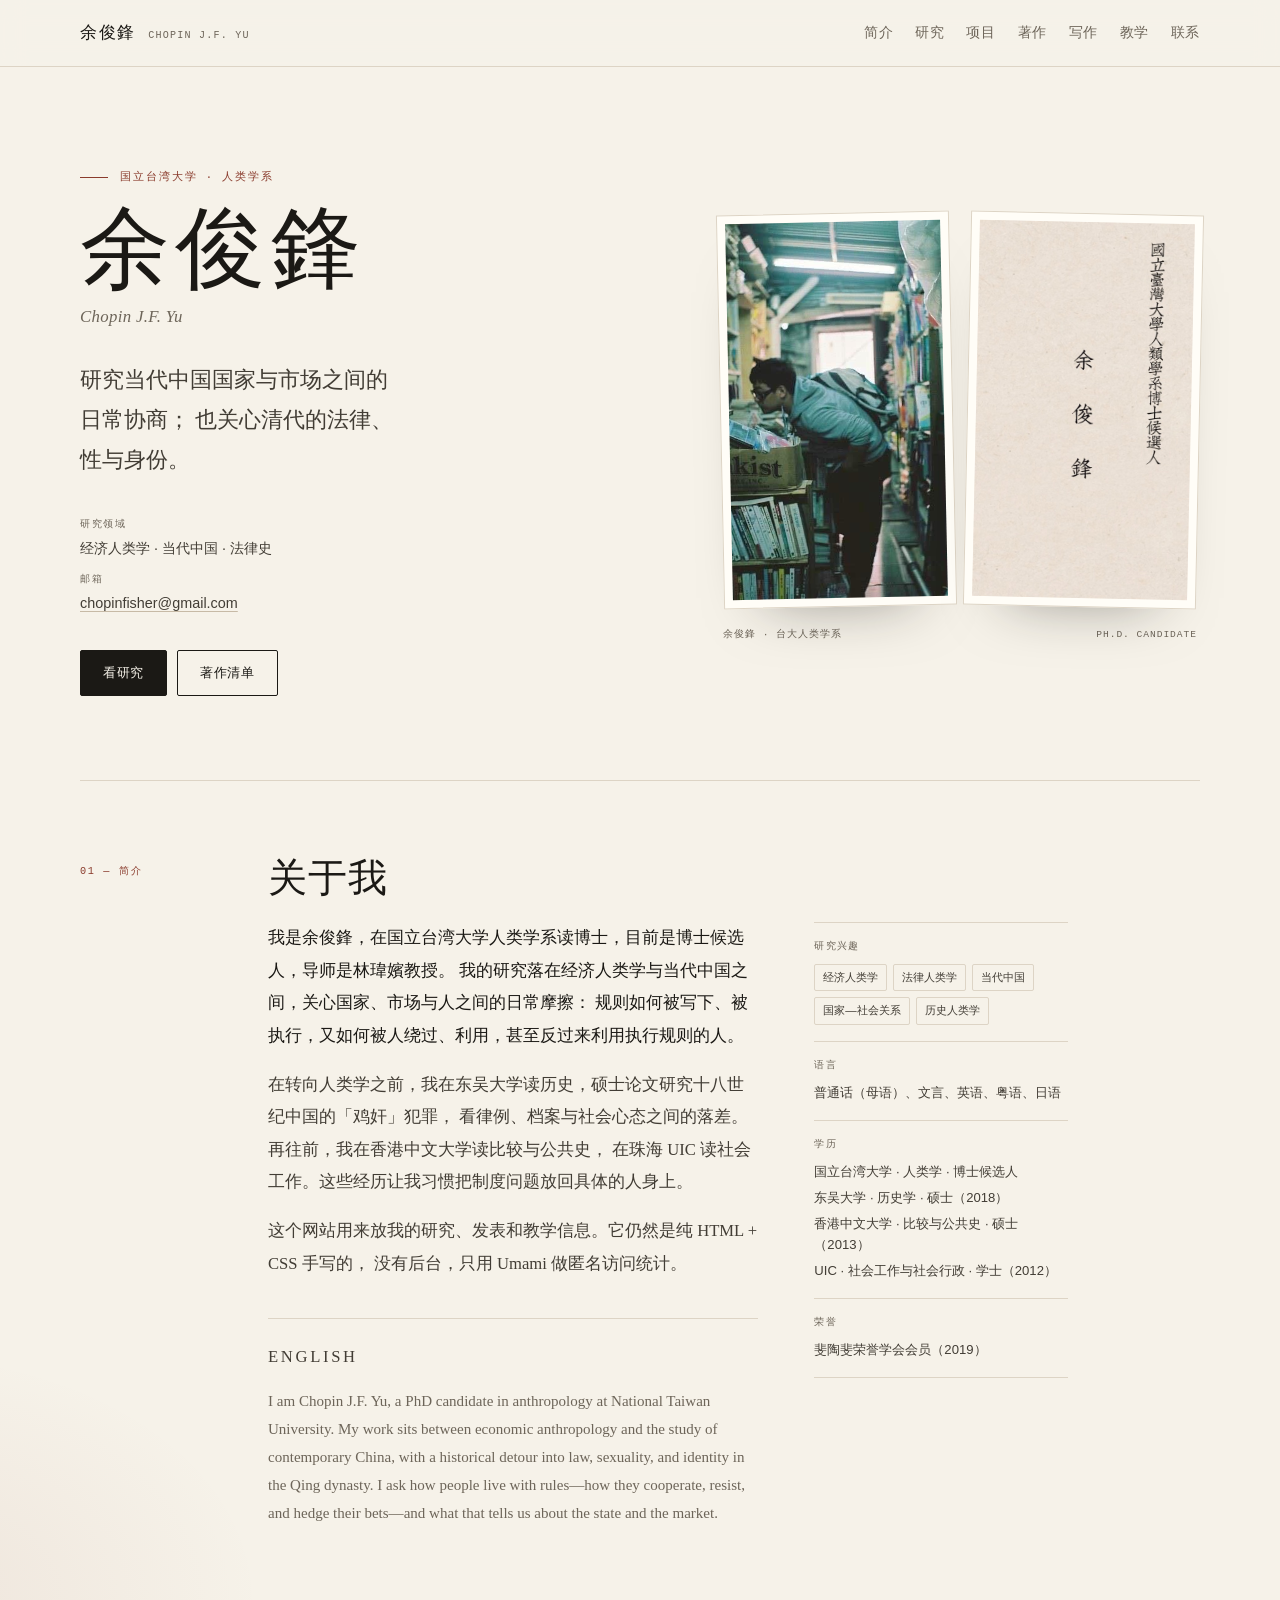
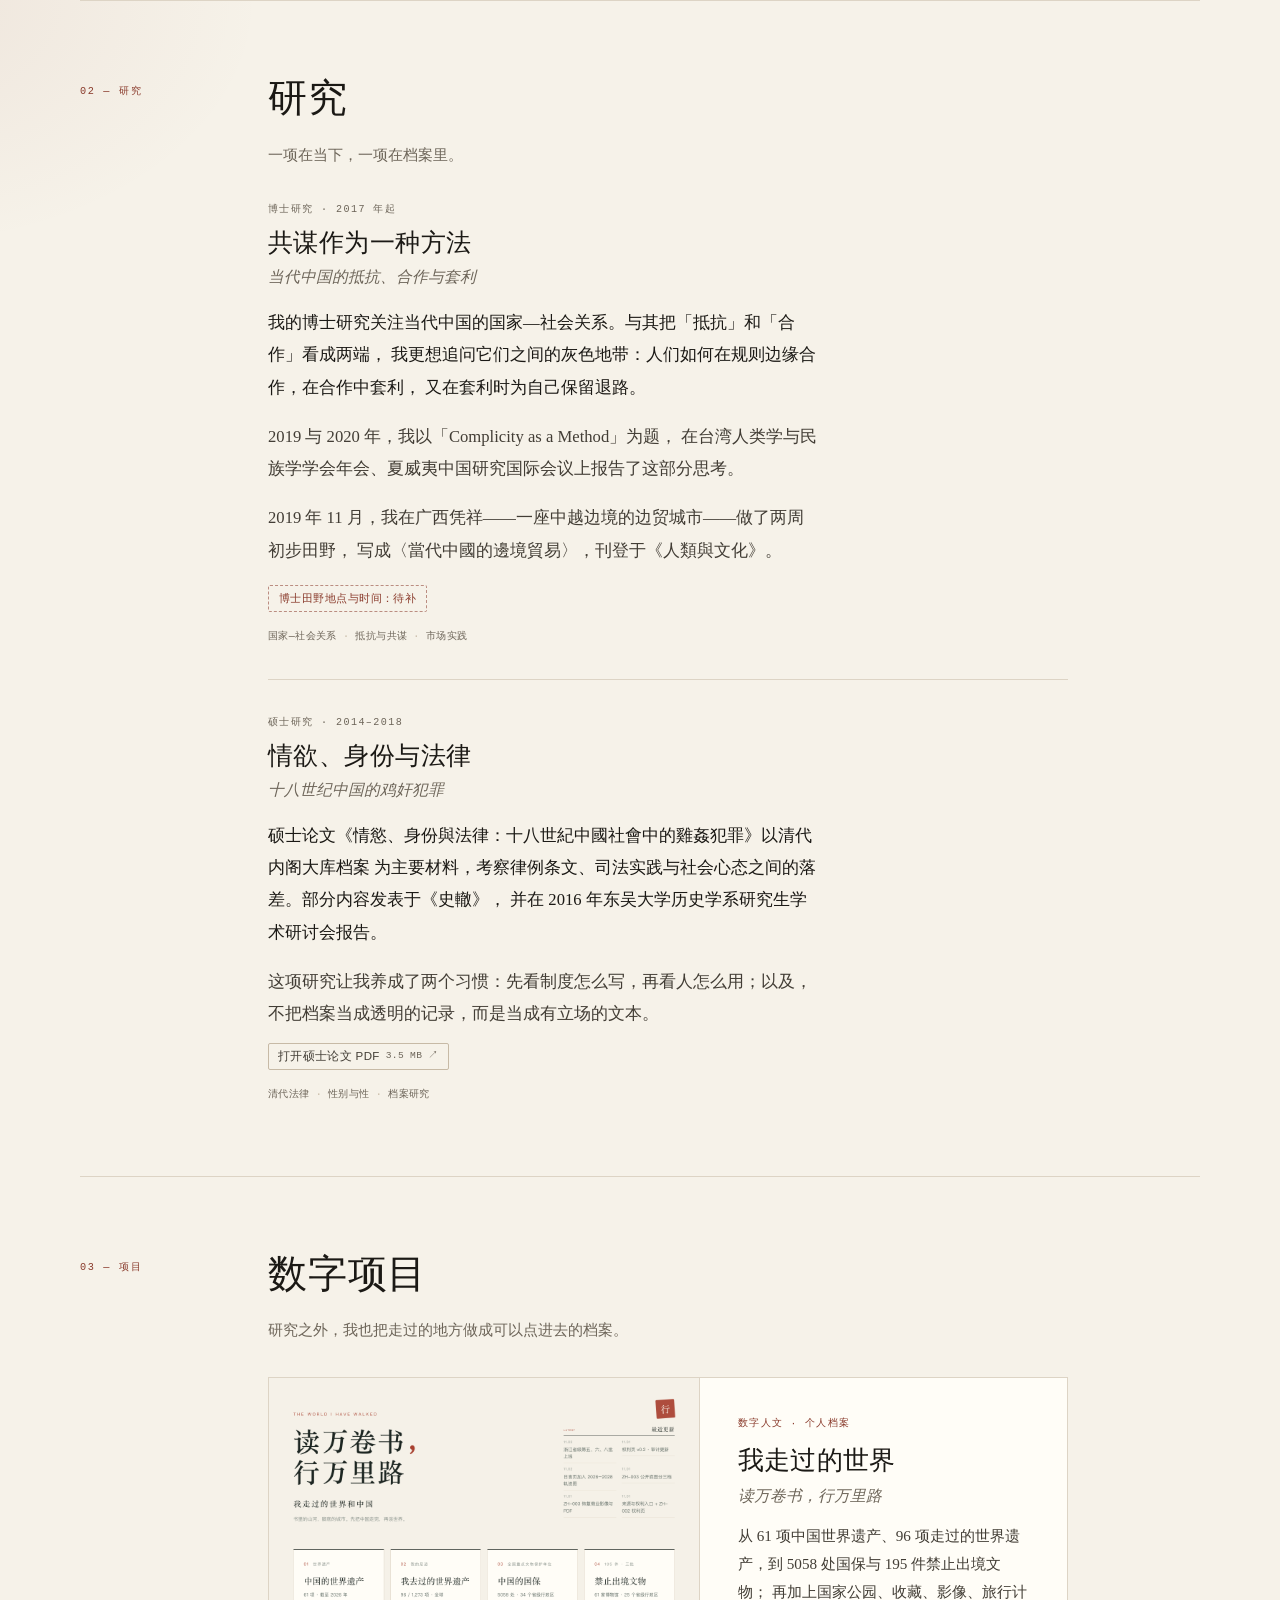
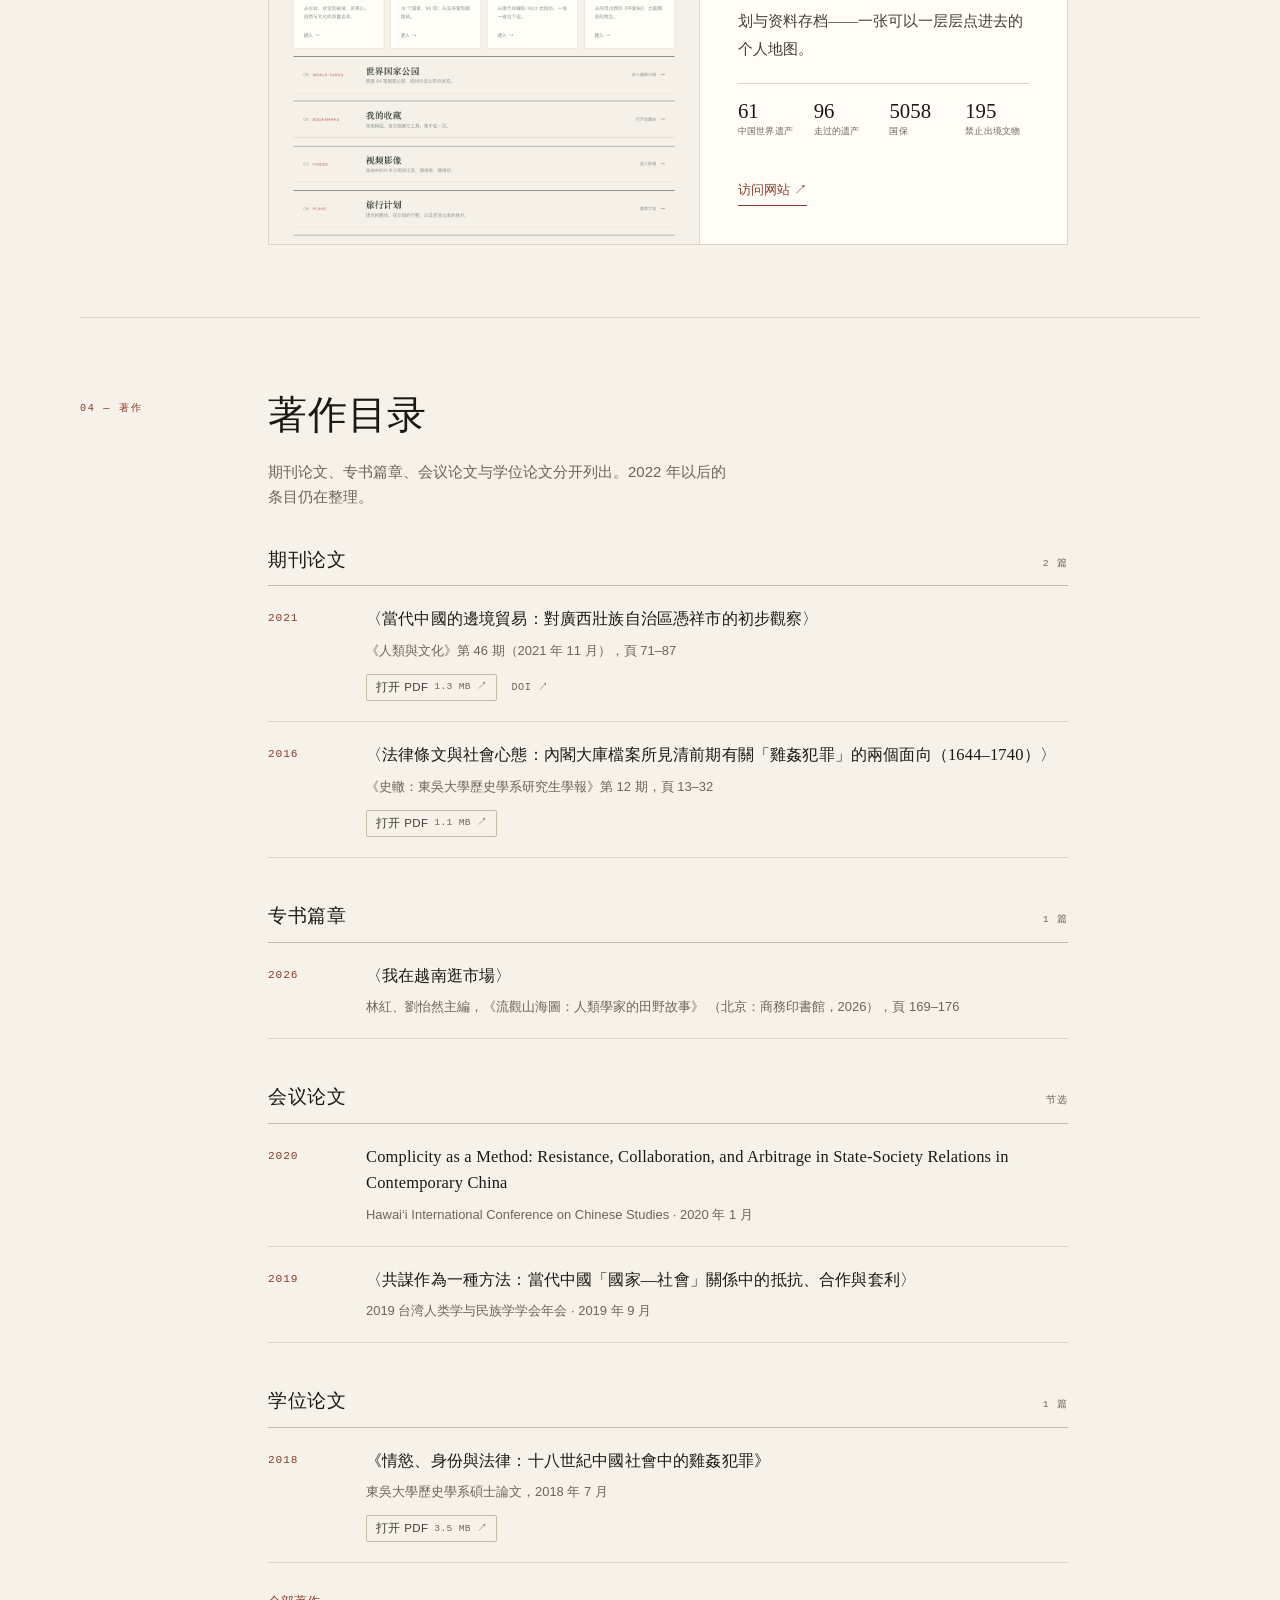
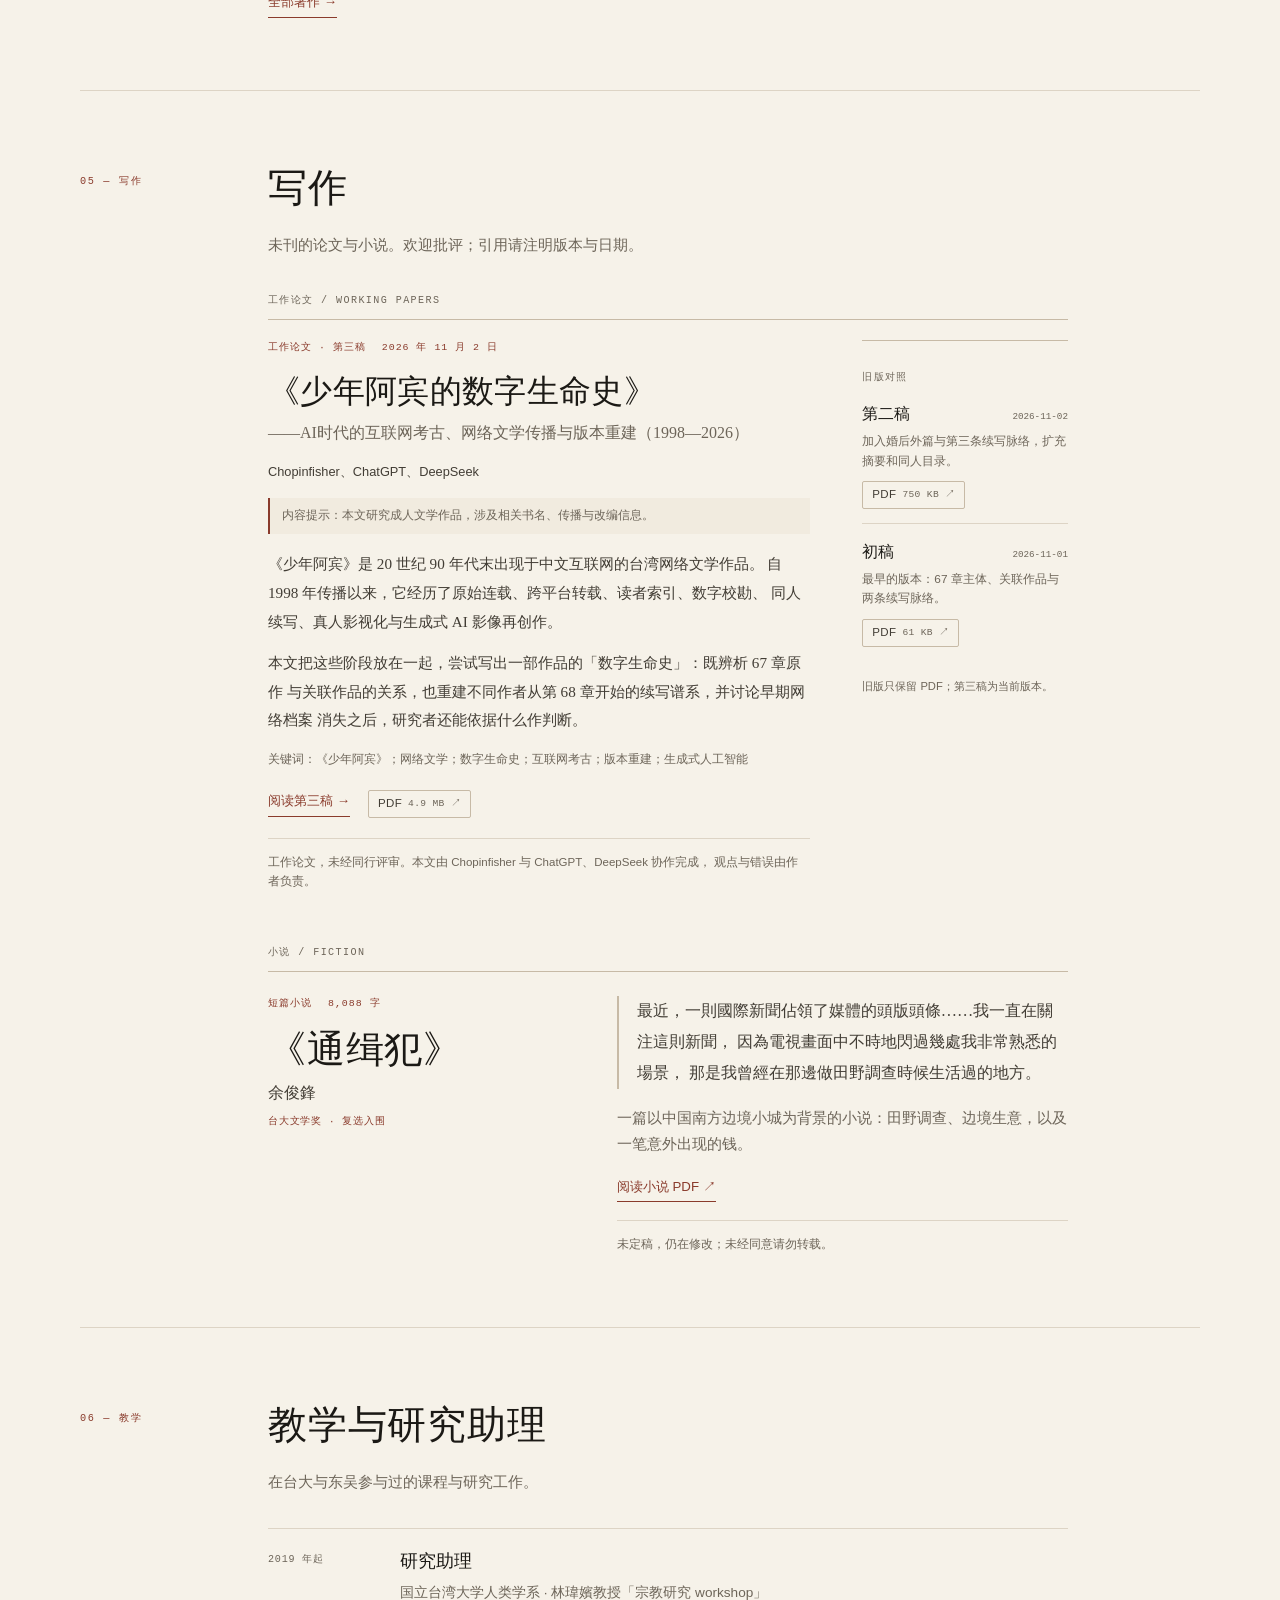
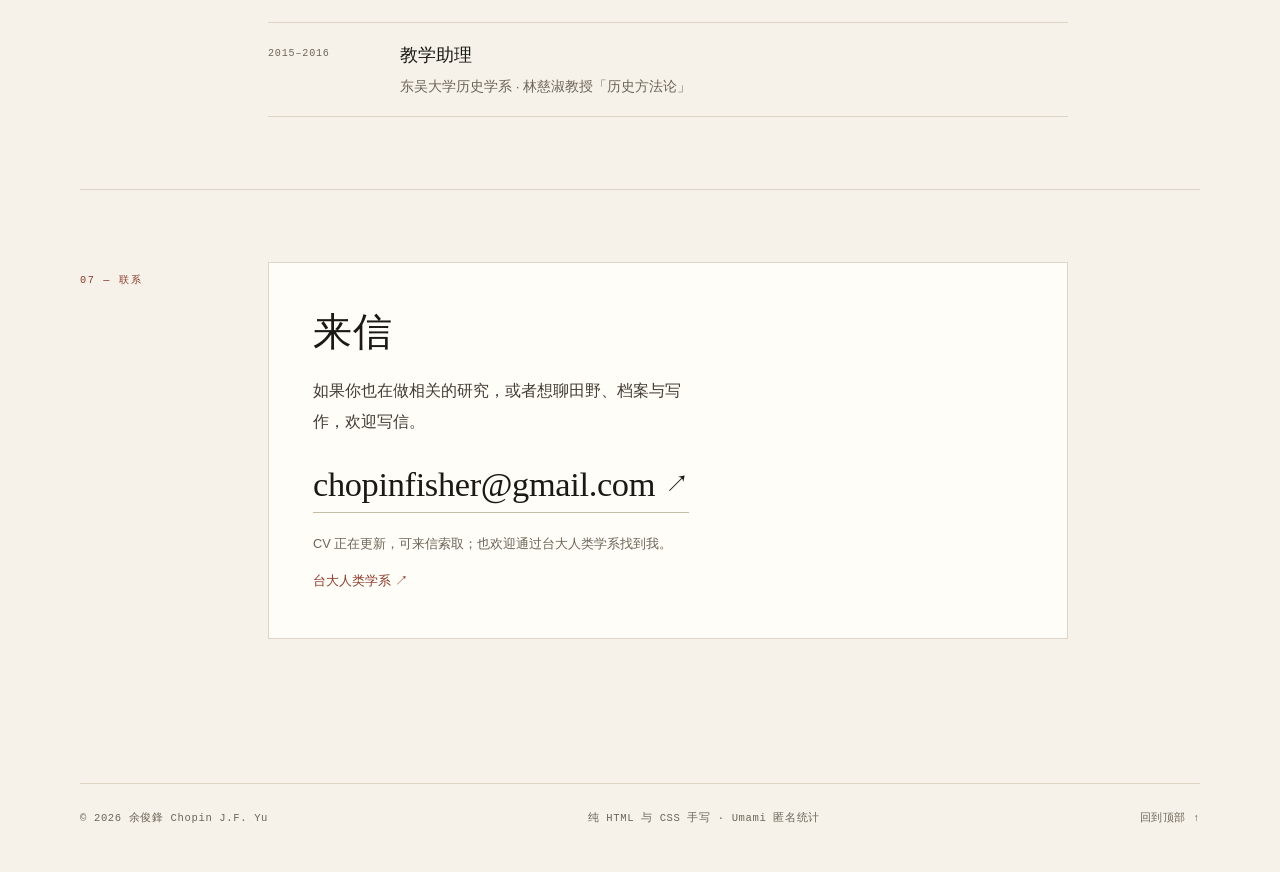
<file: index.html>
<!DOCTYPE html>
<html lang="zh-CN">
<head>
  <meta charset="utf-8">
  <meta name="viewport" content="width=device-width, initial-scale=1">
  <title>余俊鋒 Chopin J.F. Yu — 人类学研究者</title>
  <meta name="description" content="余俊鋒（Chopin J.F. Yu），国立台湾大学人类学系。研究经济人类学、当代中国与法律史。">
  <meta name="author" content="余俊鋒 Chopin J.F. Yu">
  <meta name="theme-color" content="#f6f2e9" media="(prefers-color-scheme: light)">
  <meta name="theme-color" content="#141310" media="(prefers-color-scheme: dark)">
  <meta property="og:type" content="profile">
  <meta property="og:title" content="余俊鋒 Chopin J.F. Yu">
  <meta property="og:description" content="人类学研究者。经济人类学、当代中国、法律史。">
  <meta property="og:locale" content="zh_CN">
  <link rel="icon" href="assets/favicon.svg" type="image/svg+xml">
  <link rel="stylesheet" href="style.css">
  <script defer src="https://cloud.umami.is/script.js"
          data-website-id="2820effc-c31c-419f-8bb3-d35ab8f8e198"
          data-domains="manongchopin.github.io"></script>
</head>
<body id="top">
  <a class="skip-link" href="#main">跳到主要内容</a>

  <header class="site-header">
    <div class="wrap header-inner">
      <a class="brand" href="index.html">
        <span class="brand-name">余俊鋒</span>
        <span class="brand-en">Chopin J.F. Yu</span>
      </a>
      <nav class="site-nav" aria-label="主导航">
        <ul>
          <li><a href="#about">简介</a></li>
          <li><a href="#research">研究</a></li>
          <li><a href="#projects">项目</a></li>
          <li><a href="publications.html">著作</a></li>
          <li><a href="#writing">写作</a></li>
          <li><a href="#teaching">教学</a></li>
          <li><a href="#contact">联系</a></li>
        </ul>
      </nav>
    </div>
  </header>

  <main id="main">
    <!-- ==================== 首屏 ==================== -->
    <section class="hero wrap" aria-labelledby="hero-title">
      <div class="hero-copy">
        <p class="eyebrow">国立台湾大学 · 人类学系</p>
        <h1 id="hero-title">余俊鋒</h1>
        <p class="hero-en">Chopin J.F. Yu</p>
        <p class="lead">
          研究当代中国国家与市场之间的<span class="nowrap">日常协商</span>；
          也关心清代的法律、性与<span class="nowrap">身份</span>。
        </p>

        <dl class="hero-meta">
          <div>
            <dt>研究领域</dt>
            <dd>经济人类学 · 当代中国 · 法律史</dd>
          </div>
          <div>
            <dt>邮箱</dt>
            <dd><a href="mailto:chopinfisher@gmail.com">chopinfisher@gmail.com</a></dd>
          </div>
        </dl>

        <div class="hero-actions">
          <a class="btn" href="#research">看研究</a>
          <a class="btn btn-quiet" href="publications.html">著作清单</a>
        </div>
      </div>

      <figure class="hero-figure">
        <div class="hero-stack">
          <div class="hero-photo">
            <img src="assets/portrait.jpg" alt="余俊鋒在书店里看书的照片" width="600" height="600">
          </div>
          <div class="hero-card">
            <img src="assets/business-card.jpg" alt="名片：國立臺灣大學人類學系博士候選人 余俊鋒" width="514" height="900">
          </div>
        </div>
        <figcaption>
          <span>余俊鋒 · 台大人类学系</span>
          <span>Ph.D. Candidate</span>
        </figcaption>
      </figure>
    </section>

    <!-- ==================== 简介 ==================== -->
    <section id="about" class="section wrap" aria-labelledby="about-title">
      <p class="section-label">01 — 简介</p>
      <div class="section-body">
        <h2 id="about-title">关于我</h2>

        <div class="about-grid">
          <div class="prose">
            <p>
              我是余俊鋒，在国立台湾大学人类学系读博士，目前是博士候选人，导师是林瑋嬪教授。
              我的研究落在经济人类学与当代中国之间，关心国家、市场与人之间的日常摩擦：
              规则如何被写下、被执行，又如何被人绕过、利用，甚至反过来利用执行规则的人。
            </p>
            <p>
              在转向人类学之前，我在东吴大学读历史，硕士论文研究十八世纪中国的「鸡奸」犯罪，
              看律例、档案与社会心态之间的落差。再往前，我在香港中文大学读比较与公共史，
              在珠海 UIC 读社会工作。这些经历让我习惯把制度问题放回具体的人身上。
            </p>
            <p>
              这个网站用来放我的研究、发表和教学信息。它仍然是纯 HTML + CSS 手写的，
              没有后台，只用 Umami 做匿名访问统计。
            </p>

            <div class="en-block" lang="en">
              <p class="en-label">English</p>
              <p>
                I am Chopin J.F. Yu, a PhD candidate in anthropology at National Taiwan
                University. My work sits between economic anthropology and the study of
                contemporary China, with a historical detour into law, sexuality, and identity
                in the Qing dynasty. I ask how people live with rules—how they cooperate,
                resist, and hedge their bets—and what that tells us about the state and the market.
              </p>
            </div>
          </div>

          <aside class="facts" aria-label="研究兴趣与背景">
            <div>
              <h3>研究兴趣</h3>
              <ul class="tag-list">
                <li>经济人类学</li>
                <li>法律人类学</li>
                <li>当代中国</li>
                <li>国家—社会关系</li>
                <li>历史人类学</li>
              </ul>
            </div>
            <div>
              <h3>语言</h3>
              <p>普通话（母语）、文言、英语、粤语、日语</p>
            </div>
            <div>
              <h3>学历</h3>
              <ul class="plain-list">
                <li>国立台湾大学 · 人类学 · 博士候选人</li>
                <li>东吴大学 · 历史学 · 硕士（2018）</li>
                <li>香港中文大学 · 比较与公共史 · 硕士（2013）</li>
                <li>UIC · 社会工作与社会行政 · 学士（2012）</li>
              </ul>
            </div>
            <div>
              <h3>荣誉</h3>
              <p>斐陶斐荣誉学会会员（2019）</p>
            </div>
          </aside>
        </div>
      </div>
    </section>

    <!-- ==================== 研究 ==================== -->
    <section id="research" class="section wrap" aria-labelledby="research-title">
      <p class="section-label">02 — 研究</p>
      <div class="section-body">
        <h2 id="research-title">研究</h2>
        <p class="section-intro">一项在当下，一项在档案里。</p>

        <article class="research-item">
          <p class="research-meta">博士研究 · 2017 年起</p>
          <h3>共谋作为一种方法</h3>
          <p class="research-sub">当代中国的抵抗、合作与套利</p>
          <div class="prose">
            <p>
              我的博士研究关注当代中国的国家—社会关系。与其把「抵抗」和「合作」看成两端，
              我更想追问它们之间的灰色地带：人们如何在规则边缘合作，在合作中套利，
              又在套利时为自己保留退路。
            </p>
            <p>
              2019 与 2020 年，我以「Complicity as a Method」为题，
              在台湾人类学与民族学学会年会、夏威夷中国研究国际会议上报告了这部分思考。
            </p>
            <p>
              2019 年 11 月，我在广西凭祥——一座中越边境的边贸城市——做了两周初步田野，
              写成〈當代中國的邊境貿易〉，刊登于《人類與文化》。
            </p>
          </div>
          <!-- TODO: 补上博士论文题目与正式田野地点、时间；确认后删掉下面这行 -->
          <p class="tbd">博士田野地点与时间：待补</p>
          <ul class="tags" aria-label="研究关键词">
            <li>国家—社会关系</li>
            <li>抵抗与共谋</li>
            <li>市场实践</li>
          </ul>
        </article>

        <article class="research-item">
          <p class="research-meta">硕士研究 · 2014–2018</p>
          <h3>情欲、身份与法律</h3>
          <p class="research-sub">十八世纪中国的鸡奸犯罪</p>
          <div class="prose">
            <p>
              硕士论文《情慾、身份與法律：十八世紀中國社會中的雞姦犯罪》以清代内阁大库档案
              为主要材料，考察律例条文、司法实践与社会心态之间的落差。部分内容发表于《史轍》，
              并在 2016 年东吴大学历史学系研究生学术研讨会报告。
            </p>
            <p>
              这项研究让我养成了两个习惯：先看制度怎么写，再看人怎么用；以及，
              不把档案当成透明的记录，而是当成有立场的文本。
            </p>
          </div>
          <div class="pub-links">
            <a class="pub-link" href="assets/pubs/yu-2018-ma-thesis.pdf"
               target="_blank" rel="noopener" type="application/pdf">
              打开硕士论文 PDF <span class="pub-size">3.5 MB ↗</span>
            </a>
          </div>
          <ul class="tags" aria-label="研究关键词">
            <li>清代法律</li>
            <li>性别与性</li>
            <li>档案研究</li>
          </ul>
        </article>
      </div>
    </section>

    <!-- ==================== 数字项目 ==================== -->
    <section id="projects" class="section wrap" aria-labelledby="projects-title">
      <p class="section-label">03 — 项目</p>
      <div class="section-body">
        <h2 id="projects-title">数字项目</h2>
        <p class="section-intro">研究之外，我也把走过的地方做成可以点进去的档案。</p>

        <article class="project-card">
          <a class="project-figure" href="https://manongchopin.github.io/guobao/" target="_blank" rel="noopener">
            <img src="assets/projects/guobao-world.png" alt="《我走过的世界》首页截图：世界遗产、我的足迹、国保、禁止出境文物、国家公园等入口" width="1200" height="1300">
          </a>
          <div class="project-body">
            <p class="project-kicker">数字人文 · 个人档案</p>
            <h3>
              <a href="https://manongchopin.github.io/guobao/" target="_blank" rel="noopener">
                我走过的世界
              </a>
            </h3>
            <p class="project-sub">读万卷书，行万里路</p>
            <p class="project-desc">
              从 61 项中国世界遗产、96 项走过的世界遗产，到 5058 处国保与 195 件禁止出境文物；
              再加上国家公园、收藏、影像、旅行计划与资料存档——一张可以一层层点进去的个人地图。
            </p>
            <ul class="project-stats" aria-label="项目数据">
              <li><strong>61</strong><span>中国世界遗产</span></li>
              <li><strong>96</strong><span>走过的遗产</span></li>
              <li><strong>5058</strong><span>国保</span></li>
              <li><strong>195</strong><span>禁止出境文物</span></li>
            </ul>
            <a class="more-link" href="https://manongchopin.github.io/guobao/" target="_blank" rel="noopener">访问网站 ↗</a>
          </div>
        </article>
      </div>
    </section>

    <!-- ==================== 著作（精选） ==================== -->
    <section id="publications" class="section wrap" aria-labelledby="publications-title">
      <p class="section-label">04 — 著作</p>
      <div class="section-body">
        <h2 id="publications-title">著作目录</h2>
        <p class="section-intro">期刊论文、专书篇章、会议论文与学位论文分开列出。2022 年以后的条目仍在整理。</p>

        <div class="pub-group">
          <h3 class="pub-group-title">期刊论文 <span class="pub-count">2 篇</span></h3>
          <ol class="pub-list">
            <li class="pub">
              <p class="pub-year">2021</p>
              <div>
                <h3>〈當代中國的邊境貿易：對廣西壯族自治區憑祥市的初步觀察〉</h3>
                <p class="pub-venue">《人類與文化》第 46 期（2021 年 11 月），頁 71–87</p>
                <div class="pub-links">
                  <a class="pub-link" href="assets/pubs/yu-2021-border-trade-pingxiang.pdf"
                     target="_blank" rel="noopener" type="application/pdf">
                    打开 PDF <span class="pub-size">1.3 MB ↗</span>
                  </a>
                  <a class="pub-link pub-link-quiet" href="https://doi.org/10.6719/HC.202111_(46).0004" rel="noopener">DOI ↗</a>
                </div>
              </div>
            </li>
            <li class="pub">
              <p class="pub-year">2016</p>
              <div>
                <h3>〈法律條文與社會心態：內閣大庫檔案所見清前期有關「雞姦犯罪」的兩個面向<span class="nowrap">（1644–1740）</span>〉</h3>
                <p class="pub-venue">《史轍：東吳大學歷史學系研究生學報》第 12 期，頁 13–32</p>
                <div class="pub-links">
                  <a class="pub-link" href="assets/pubs/yu-2016-law-and-social-attitudes.pdf"
                     target="_blank" rel="noopener" type="application/pdf">
                    打开 PDF <span class="pub-size">1.1 MB ↗</span>
                  </a>
                </div>
              </div>
            </li>
          </ol>
        </div>

        <div class="pub-group">
          <h3 class="pub-group-title">专书篇章 <span class="pub-count">1 篇</span></h3>
          <ol class="pub-list">
            <li class="pub">
              <p class="pub-year">2026</p>
              <div>
                <h3>〈我在越南逛市場〉</h3>
                <p class="pub-venue">
                  林紅、劉怡然主編，《流觀山海圖：人類學家的田野故事》
                  （北京：商務印書館，2026），頁 169–176
                </p>
              </div>
            </li>
          </ol>
        </div>

        <div class="pub-group">
          <h3 class="pub-group-title">会议论文 <span class="pub-count">节选</span></h3>
          <ol class="pub-list">
            <li class="pub">
              <p class="pub-year">2020</p>
              <div>
                <h3 lang="en">Complicity as a Method: Resistance, Collaboration, and Arbitrage in State-Society Relations in Contemporary China</h3>
                <p class="pub-venue">Hawai‘i International Conference on Chinese Studies · 2020 年 1 月</p>
              </div>
            </li>
            <li class="pub">
              <p class="pub-year">2019</p>
              <div>
                <h3>〈共謀作為一種方法：當代中國「國家—社會」關係中的抵抗、合作與套利〉</h3>
                <p class="pub-venue">2019 台湾人类学与民族学学会年会 · 2019 年 9 月</p>
              </div>
            </li>
          </ol>
        </div>

        <div class="pub-group">
          <h3 class="pub-group-title">学位论文 <span class="pub-count">1 篇</span></h3>
          <ol class="pub-list">
            <li class="pub">
              <p class="pub-year">2018</p>
              <div>
                <h3>《情慾、身份與法律：十八世紀中國社會中的雞姦犯罪》</h3>
                <p class="pub-venue">東吳大學歷史學系碩士論文，2018 年 7 月</p>
                <div class="pub-links">
                  <a class="pub-link" href="assets/pubs/yu-2018-ma-thesis.pdf"
                     target="_blank" rel="noopener" type="application/pdf">
                    打开 PDF <span class="pub-size">3.5 MB ↗</span>
                  </a>
                </div>
              </div>
            </li>
          </ol>
        </div>

        <a class="more-link" href="publications.html">全部著作 →</a>
      </div>
    </section>

    <!-- ==================== 工作论文 ==================== -->
    <section id="writing" class="section wrap" aria-labelledby="writing-title">
      <p class="section-label">05 — 写作</p>
      <div class="section-body">
        <h2 id="writing-title">写作</h2>
        <p class="section-intro">未刊的论文与小说。欢迎批评；引用请注明版本与日期。</p>

        <h3 class="writing-subhead">工作论文 / Working Papers</h3>

        <div class="wp-grid">
          <article class="wp-feature">
            <p class="wp-meta"><span>工作论文 · 第三稿</span><span>2026 年 11 月 2 日</span></p>
            <h3>《少年阿宾的数字生命史》</h3>
            <p class="wp-sub">——AI时代的互联网考古、网络文学传播与版本重建（1998—2026）</p>
            <p class="wp-authors">Chopinfisher、ChatGPT、DeepSeek</p>
            <p class="wp-warning">内容提示：本文研究成人文学作品，涉及相关书名、传播与改编信息。</p>

            <div class="wp-abstract">
              <p>
                《少年阿宾》是 20 世纪 90 年代末出现于中文互联网的台湾网络文学作品。
                自 1998 年传播以来，它经历了原始连载、跨平台转载、读者索引、数字校勘、
                同人续写、真人影视化与生成式 AI 影像再创作。
              </p>
              <p>
                本文把这些阶段放在一起，尝试写出一部作品的「数字生命史」：既辨析 67 章原作
                与关联作品的关系，也重建不同作者从第 68 章开始的续写谱系，并讨论早期网络档案
                消失之后，研究者还能依据什么作判断。
              </p>
            </div>

            <p class="wp-keywords">
              关键词：《少年阿宾》；网络文学；数字生命史；互联网考古；版本重建；生成式人工智能
            </p>

            <div class="wp-links">
              <a class="more-link" href="papers/shaonian-digital-life.html">阅读第三稿 →</a>
              <a class="pub-link" href="assets/papers/shaonian-abin-v3.pdf"
                 target="_blank" rel="noopener" type="application/pdf">
                PDF <span class="pub-size">4.9 MB ↗</span>
              </a>
            </div>

            <p class="wp-note">
              工作论文，未经同行评审。本文由 Chopinfisher 与 ChatGPT、DeepSeek 协作完成，
              观点与错误由作者负责。
            </p>
          </article>

          <aside class="wp-versions" aria-label="旧版本对照">
            <h4>旧版对照</h4>
            <ol>
              <li>
                <div class="wp-version-head">
                  <a href="assets/papers/shaonian-abin-v2.pdf" target="_blank" rel="noopener">第二稿</a>
                  <span>2026-11-02</span>
                </div>
                <p>加入婚后外篇与第三条续写脉络，扩充摘要和同人目录。</p>
                <a class="pub-link" href="assets/papers/shaonian-abin-v2.pdf"
                   target="_blank" rel="noopener" type="application/pdf">
                  PDF <span class="pub-size">750 KB ↗</span>
                </a>
              </li>
              <li>
                <div class="wp-version-head">
                  <a href="assets/papers/shaonian-abin-v1.pdf" target="_blank" rel="noopener">初稿</a>
                  <span>2026-11-01</span>
                </div>
                <p>最早的版本：67 章主体、关联作品与两条续写脉络。</p>
                <a class="pub-link" href="assets/papers/shaonian-abin-v1.pdf"
                   target="_blank" rel="noopener" type="application/pdf">
                  PDF <span class="pub-size">61 KB ↗</span>
                </a>
              </li>
            </ol>
            <p class="wp-versions-note">旧版只保留 PDF；第三稿为当前版本。</p>
          </aside>
        </div>

        <h3 class="writing-subhead">小说 / Fiction</h3>

        <article class="fiction">
          <div class="fiction-head">
            <p class="wp-meta"><span>短篇小说</span><span>8,088 字</span></p>
            <h3>《通缉犯》</h3>
            <p class="fiction-author">余俊鋒</p>
            <p class="fiction-status">台大文学奖 · 复选入围</p>
          </div>
          <div class="fiction-body">
            <blockquote class="fiction-quote" lang="zh-Hant">
              最近，一則國際新聞佔領了媒體的頭版頭條……我一直在關注這則新聞，
              因為電視畫面中不時地閃過幾處我非常熟悉的場景，
              那是我曾經在那邊做田野調查時候生活過的地方。
            </blockquote>
            <p class="fiction-desc">
              一篇以中国南方边境小城为背景的小说：田野调查、边境生意，以及一笔意外出现的钱。
            </p>
            <div class="wp-links">
              <a class="more-link" href="assets/fiction/tongjifan.pdf"
                 target="_blank" rel="noopener" type="application/pdf">
                阅读小说 PDF ↗
              </a>
            </div>
            <p class="wp-note">未定稿，仍在修改；未经同意请勿转载。</p>
          </div>
        </article>
      </div>
    </section>

    <!-- ==================== 教学 ==================== -->
    <section id="teaching" class="section wrap" aria-labelledby="teaching-title">
      <p class="section-label">06 — 教学</p>
      <div class="section-body">
        <h2 id="teaching-title">教学与研究助理</h2>
        <p class="section-intro">在台大与东吴参与过的课程与研究工作。</p>

        <ul class="timeline">
          <li>
            <p class="time">2019 年起</p>
            <div>
              <h3>研究助理</h3>
              <p>国立台湾大学人类学系 · 林瑋嬪教授「宗教研究 workshop」</p>
            </div>
          </li>
          <li>
            <p class="time">2015–2016</p>
            <div>
              <h3>教学助理</h3>
              <p>东吴大学历史学系 · 林慈淑教授「历史方法论」</p>
            </div>
          </li>
        </ul>
      </div>
    </section>

    <!-- ==================== 联系 ==================== -->
    <section id="contact" class="section wrap" aria-labelledby="contact-title">
      <p class="section-label">07 — 联系</p>
      <div class="section-body">
        <div class="contact-block">
          <h2 id="contact-title">来信</h2>
          <p class="contact-note">
            如果你也在做相关的研究，或者想聊田野、档案与写作，欢迎写信。
          </p>
          <a class="email" href="mailto:chopinfisher@gmail.com">
            chopinfisher@gmail.com
            <span aria-hidden="true">↗</span>
          </a>
          <p class="note">CV 正在更新，可来信索取；也欢迎通过台大人类学系找到我。</p>
          <ul class="contact-links">
            <li><a href="https://anthro.ntu.edu.tw/" rel="noopener">台大人类学系 ↗</a></li>
          </ul>
        </div>
      </div>
    </section>
  </main>

  <footer class="site-footer wrap">
    <p>© 2026 余俊鋒 Chopin J.F. Yu</p>
    <p>纯 HTML 与 CSS 手写 · <a href="privacy.html">Umami 匿名统计</a></p>
    <a href="#top">回到顶部 ↑</a>
  </footer>
</body>
</html>
</file>
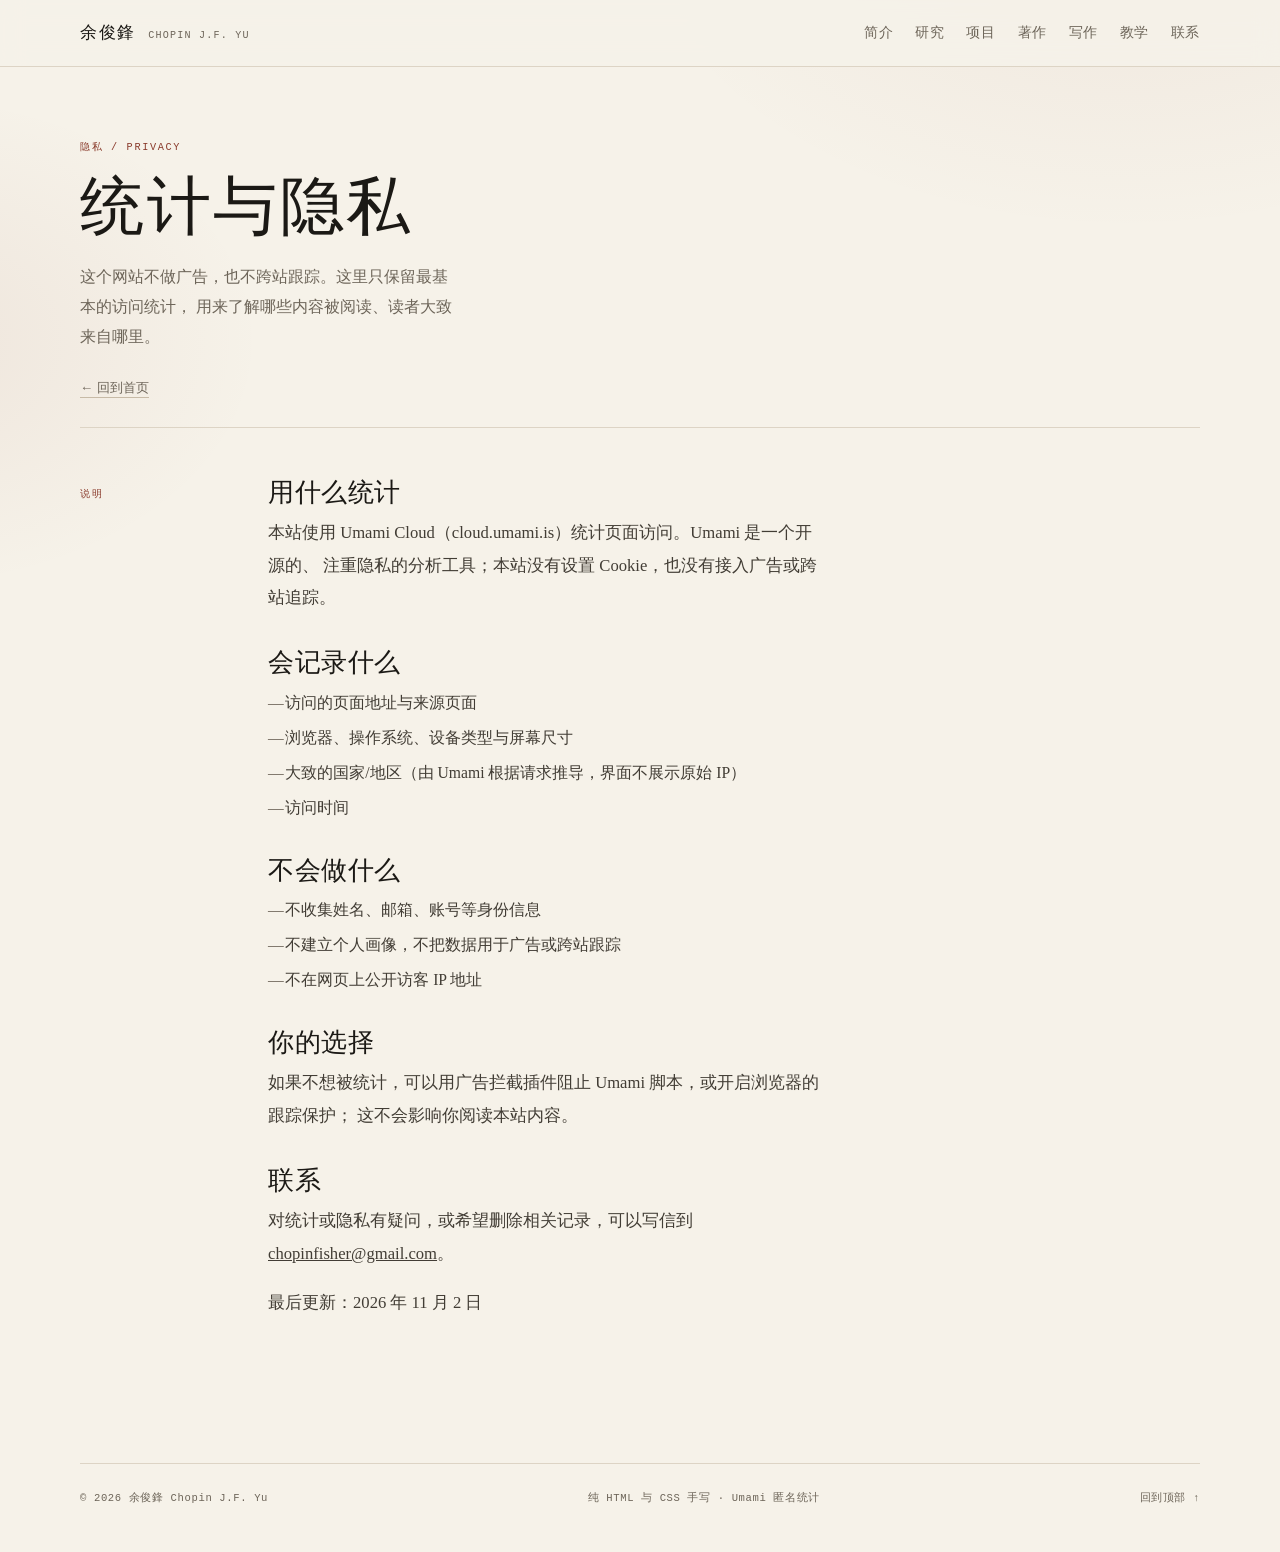
<file: privacy.html>
<!DOCTYPE html>
<html lang="zh-CN">
<head>
  <meta charset="utf-8">
  <meta name="viewport" content="width=device-width, initial-scale=1">
  <title>统计与隐私 — 余俊鋒</title>
  <meta name="description" content="本站使用 Umami Cloud 做匿名访问统计，不设置 Cookie，也不跨站跟踪。这里说明统计范围与隐私处理方式。">
  <meta name="author" content="余俊鋒 Chopin J.F. Yu">
  <meta name="theme-color" content="#f6f2e9" media="(prefers-color-scheme: light)">
  <meta name="theme-color" content="#141310" media="(prefers-color-scheme: dark)">
  <link rel="icon" href="assets/favicon.svg" type="image/svg+xml">
  <link rel="stylesheet" href="style.css">
  <script defer src="https://cloud.umami.is/script.js"
          data-website-id="2820effc-c31c-419f-8bb3-d35ab8f8e198"
          data-domains="manongchopin.github.io"></script>
</head>
<body id="top">
  <a class="skip-link" href="#main">跳到主要内容</a>

  <header class="site-header">
    <div class="wrap header-inner">
      <a class="brand" href="index.html">
        <span class="brand-name">余俊鋒</span>
        <span class="brand-en">Chopin J.F. Yu</span>
      </a>
      <nav class="site-nav" aria-label="主导航">
        <ul>
          <li><a href="index.html#about">简介</a></li>
          <li><a href="index.html#research">研究</a></li>
          <li><a href="index.html#projects">项目</a></li>
          <li><a href="publications.html">著作</a></li>
          <li><a href="index.html#writing">写作</a></li>
          <li><a href="index.html#teaching">教学</a></li>
          <li><a href="index.html#contact">联系</a></li>
        </ul>
      </nav>
    </div>
  </header>

  <main id="main">
    <header class="page-head wrap">
      <p class="section-label">隐私 / Privacy</p>
      <h1>统计与隐私</h1>
      <p class="page-intro">
        这个网站不做广告，也不跨站跟踪。这里只保留最基本的访问统计，
        用来了解哪些内容被阅读、读者大致来自哪里。
      </p>
      <p class="page-back"><a href="index.html">← 回到首页</a></p>
    </header>

    <section class="section wrap" aria-labelledby="privacy-title">
      <p class="section-label">说明</p>
      <div class="section-body prose privacy-body">
        <h2 id="privacy-title">用什么统计</h2>
        <p>
          本站使用 Umami Cloud（cloud.umami.is）统计页面访问。Umami 是一个开源的、
          注重隐私的分析工具；本站没有设置 Cookie，也没有接入广告或跨站追踪。
        </p>

        <h2>会记录什么</h2>
        <ul class="privacy-list">
          <li>访问的页面地址与来源页面</li>
          <li>浏览器、操作系统、设备类型与屏幕尺寸</li>
          <li>大致的国家/地区（由 Umami 根据请求推导，界面不展示原始 IP）</li>
          <li>访问时间</li>
        </ul>

        <h2>不会做什么</h2>
        <ul class="privacy-list">
          <li>不收集姓名、邮箱、账号等身份信息</li>
          <li>不建立个人画像，不把数据用于广告或跨站跟踪</li>
          <li>不在网页上公开访客 IP 地址</li>
        </ul>

        <h2>你的选择</h2>
        <p>
          如果不想被统计，可以用广告拦截插件阻止 Umami 脚本，或开启浏览器的跟踪保护；
          这不会影响你阅读本站内容。
        </p>

        <h2>联系</h2>
        <p>
          对统计或隐私有疑问，或希望删除相关记录，可以写信到
          <a href="mailto:chopinfisher@gmail.com">chopinfisher@gmail.com</a>。
        </p>

        <p class="note">最后更新：2026 年 11 月 2 日</p>
      </div>
    </section>
  </main>

  <footer class="site-footer wrap">
    <p>© 2026 余俊鋒 Chopin J.F. Yu</p>
    <p>纯 HTML 与 CSS 手写 · Umami 匿名统计</p>
    <a href="#top">回到顶部 ↑</a>
  </footer>
</body>
</html>
</file>
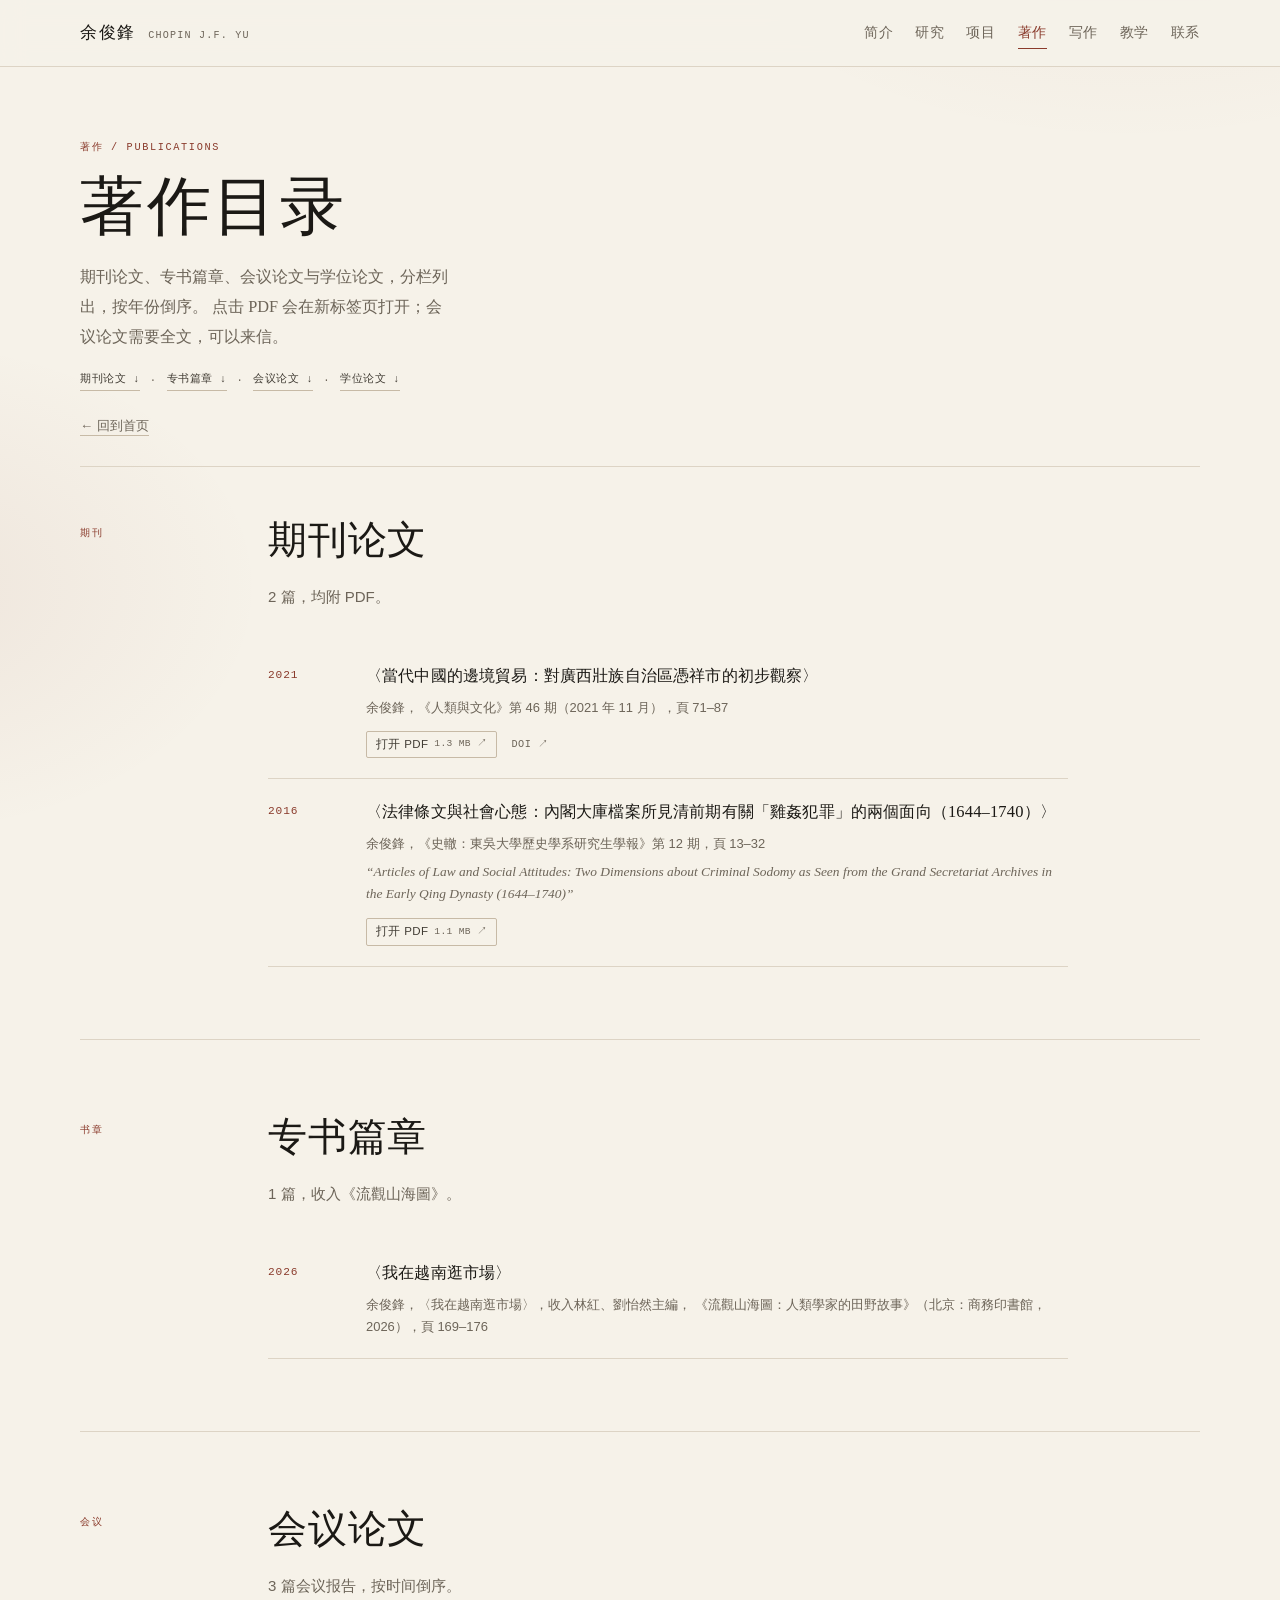
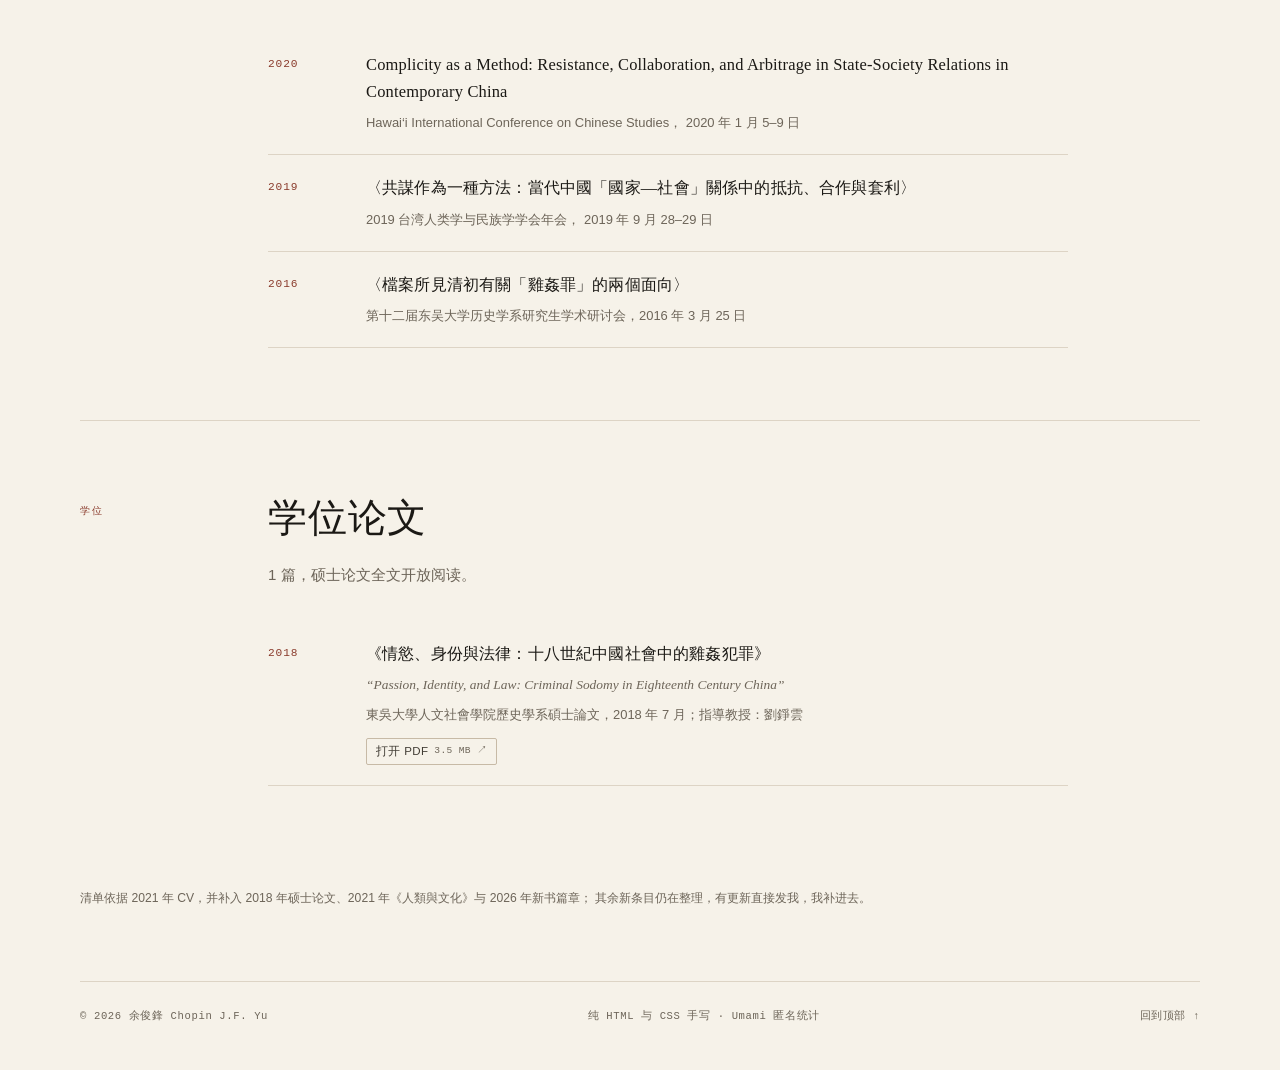
<file: publications.html>
<!DOCTYPE html>
<html lang="zh-CN">
<head>
  <meta charset="utf-8">
  <meta name="viewport" content="width=device-width, initial-scale=1">
  <title>著作目录 — 余俊鋒</title>
  <meta name="description" content="余俊鋒的期刊论文、专书篇章、会议论文与学位论文，按年份倒序，并提供 PDF 在浏览器中打开。">
  <meta name="author" content="余俊鋒 Chopin J.F. Yu">
  <meta name="theme-color" content="#f6f2e9" media="(prefers-color-scheme: light)">
  <meta name="theme-color" content="#141310" media="(prefers-color-scheme: dark)">
  <link rel="icon" href="assets/favicon.svg" type="image/svg+xml">
  <link rel="stylesheet" href="style.css">
  <script defer src="https://cloud.umami.is/script.js"
          data-website-id="2820effc-c31c-419f-8bb3-d35ab8f8e198"
          data-domains="manongchopin.github.io"></script>
</head>
<body id="top">
  <a class="skip-link" href="#main">跳到主要内容</a>

  <header class="site-header">
    <div class="wrap header-inner">
      <a class="brand" href="index.html">
        <span class="brand-name">余俊鋒</span>
        <span class="brand-en">Chopin J.F. Yu</span>
      </a>
      <nav class="site-nav" aria-label="主导航">
        <ul>
          <li><a href="index.html#about">简介</a></li>
          <li><a href="index.html#research">研究</a></li>
          <li><a href="index.html#projects">项目</a></li>
          <li><a href="publications.html" aria-current="page">著作</a></li>
          <li><a href="index.html#writing">写作</a></li>
          <li><a href="index.html#teaching">教学</a></li>
          <li><a href="index.html#contact">联系</a></li>
        </ul>
      </nav>
    </div>
  </header>

  <main id="main">
    <header class="page-head wrap">
      <p class="section-label">著作 / Publications</p>
      <h1>著作目录</h1>
      <p class="page-intro">
        期刊论文、专书篇章、会议论文与学位论文，分栏列出，按年份倒序。
        点击 PDF 会在新标签页打开；会议论文需要全文，可以来信。
      </p>
      <p class="page-jump">
        <a href="#articles">期刊论文 ↓</a>
        <span aria-hidden="true">·</span>
        <a href="#chapters">专书篇章 ↓</a>
        <span aria-hidden="true">·</span>
        <a href="#conferences">会议论文 ↓</a>
        <span aria-hidden="true">·</span>
        <a href="#theses">学位论文 ↓</a>
      </p>
      <p class="page-back"><a href="index.html">← 回到首页</a></p>
    </header>

    <!-- ==================== 期刊论文 ==================== -->
    <section id="articles" class="section wrap" aria-labelledby="articles-title">
      <p class="section-label">期刊</p>
      <div class="section-body">
        <h2 id="articles-title">期刊论文</h2>
        <p class="section-intro">2 篇，均附 PDF。</p>

        <ol class="pub-list">
          <li class="pub">
            <p class="pub-year">2021</p>
            <div>
              <h3>〈當代中國的邊境貿易：對廣西壯族自治區憑祥市的初步觀察〉</h3>
              <p class="pub-venue">
                余俊鋒，《人類與文化》第 46 期（2021 年 11 月），頁 71–87
              </p>
              <div class="pub-links">
                <a class="pub-link" href="assets/pubs/yu-2021-border-trade-pingxiang.pdf"
                   target="_blank" rel="noopener" type="application/pdf">
                  打开 PDF <span class="pub-size">1.3 MB ↗</span>
                </a>
                <a class="pub-link pub-link-quiet" href="https://doi.org/10.6719/HC.202111_(46).0004" rel="noopener">DOI ↗</a>
              </div>
            </div>
          </li>

          <li class="pub">
            <p class="pub-year">2016</p>
            <div>
              <h3>〈法律條文與社會心態：內閣大庫檔案所見清前期有關「雞姦犯罪」的兩個面向<span class="nowrap">（1644–1740）</span>〉</h3>
              <p class="pub-venue">
                余俊鋒，《史轍：東吳大學歷史學系研究生學報》第 12 期，頁 13–32
              </p>
              <p class="pub-alt" lang="en">
                “Articles of Law and Social Attitudes: Two Dimensions about Criminal Sodomy
                as Seen from the Grand Secretariat Archives in the Early Qing Dynasty (1644–1740)”
              </p>
              <div class="pub-links">
                <a class="pub-link" href="assets/pubs/yu-2016-law-and-social-attitudes.pdf"
                   target="_blank" rel="noopener" type="application/pdf">
                  打开 PDF <span class="pub-size">1.1 MB ↗</span>
                </a>
              </div>
            </div>
          </li>
        </ol>
      </div>
    </section>

    <!-- ==================== 专书篇章 ==================== -->
    <section id="chapters" class="section wrap" aria-labelledby="chapters-title">
      <p class="section-label">书章</p>
      <div class="section-body">
        <h2 id="chapters-title">专书篇章</h2>
        <p class="section-intro">1 篇，收入《流觀山海圖》。</p>

        <ol class="pub-list">
          <li class="pub">
            <p class="pub-year">2026</p>
            <div>
              <h3>〈我在越南逛市場〉</h3>
              <p class="pub-venue">
                余俊鋒，〈我在越南逛市場〉，收入林紅、劉怡然主編，
                《流觀山海圖：人類學家的田野故事》（北京：商務印書館，2026），頁 169–176
              </p>
              <!-- TODO: PDF 到手后在这里加「打开 PDF」链接 -->
            </div>
          </li>
        </ol>
      </div>
    </section>

    <!-- ==================== 会议论文 ==================== -->
    <section id="conferences" class="section wrap" aria-labelledby="conferences-title">
      <p class="section-label">会议</p>
      <div class="section-body">
        <h2 id="conferences-title">会议论文</h2>
        <p class="section-intro">3 篇会议报告，按时间倒序。</p>

        <ol class="pub-list">
          <li class="pub">
            <p class="pub-year">2020</p>
            <div>
              <h3 lang="en">Complicity as a Method: Resistance, Collaboration, and Arbitrage in State-Society Relations in Contemporary China</h3>
              <p class="pub-venue">
                Hawai‘i International Conference on Chinese Studies，
                2020 年 1 月 5–9 日
              </p>
            </div>
          </li>

          <li class="pub">
            <p class="pub-year">2019</p>
            <div>
              <h3>〈共謀作為一種方法：當代中國「國家—社會」關係中的抵抗、合作與套利〉</h3>
              <p class="pub-venue">
                2019 台湾人类学与民族学学会年会，
                2019 年 9 月 28–29 日
              </p>
            </div>
          </li>

          <li class="pub">
            <p class="pub-year">2016</p>
            <div>
              <h3>〈檔案所見清初有關「雞姦罪」的兩個面向〉</h3>
              <p class="pub-venue">
                第十二届东吴大学历史学系研究生学术研讨会，2016 年 3 月 25 日
              </p>
            </div>
          </li>
        </ol>

        <!-- TODO: 2022 年以后如有新会议报告，在这里加 <li class="pub"> -->
      </div>
    </section>

    <!-- ==================== 学位论文 ==================== -->
    <section id="theses" class="section wrap" aria-labelledby="theses-title">
      <p class="section-label">学位</p>
      <div class="section-body">
        <h2 id="theses-title">学位论文</h2>
        <p class="section-intro">1 篇，硕士论文全文开放阅读。</p>

        <ol class="pub-list">
          <li class="pub">
            <p class="pub-year">2018</p>
            <div>
              <h3>《情慾、身份與法律：十八世紀中國社會中的雞姦犯罪》</h3>
              <p class="pub-alt" lang="en">
                “Passion, Identity, and Law: Criminal Sodomy in Eighteenth Century China”
              </p>
              <p class="pub-venue">
                東吳大學人文社會學院歷史學系碩士論文，2018 年 7 月；指導教授：劉錚雲
              </p>
              <div class="pub-links">
                <a class="pub-link" href="assets/pubs/yu-2018-ma-thesis.pdf"
                   target="_blank" rel="noopener" type="application/pdf">
                  打开 PDF <span class="pub-size">3.5 MB ↗</span>
                </a>
              </div>
            </div>
          </li>
        </ol>
      </div>
    </section>

    <div class="wrap">
      <p class="page-footnote">
        清单依据 2021 年 CV，并补入 2018 年硕士论文、2021 年《人類與文化》与 2026 年新书篇章；
        其余新条目仍在整理，有更新直接发我，我补进去。
      </p>
    </div>
  </main>

  <footer class="site-footer wrap">
    <p>© 2026 余俊鋒 Chopin J.F. Yu</p>
    <p>纯 HTML 与 CSS 手写 · <a href="privacy.html">Umami 匿名统计</a></p>
    <a href="#top">回到顶部 ↑</a>
  </footer>
</body>
</html>
</file>
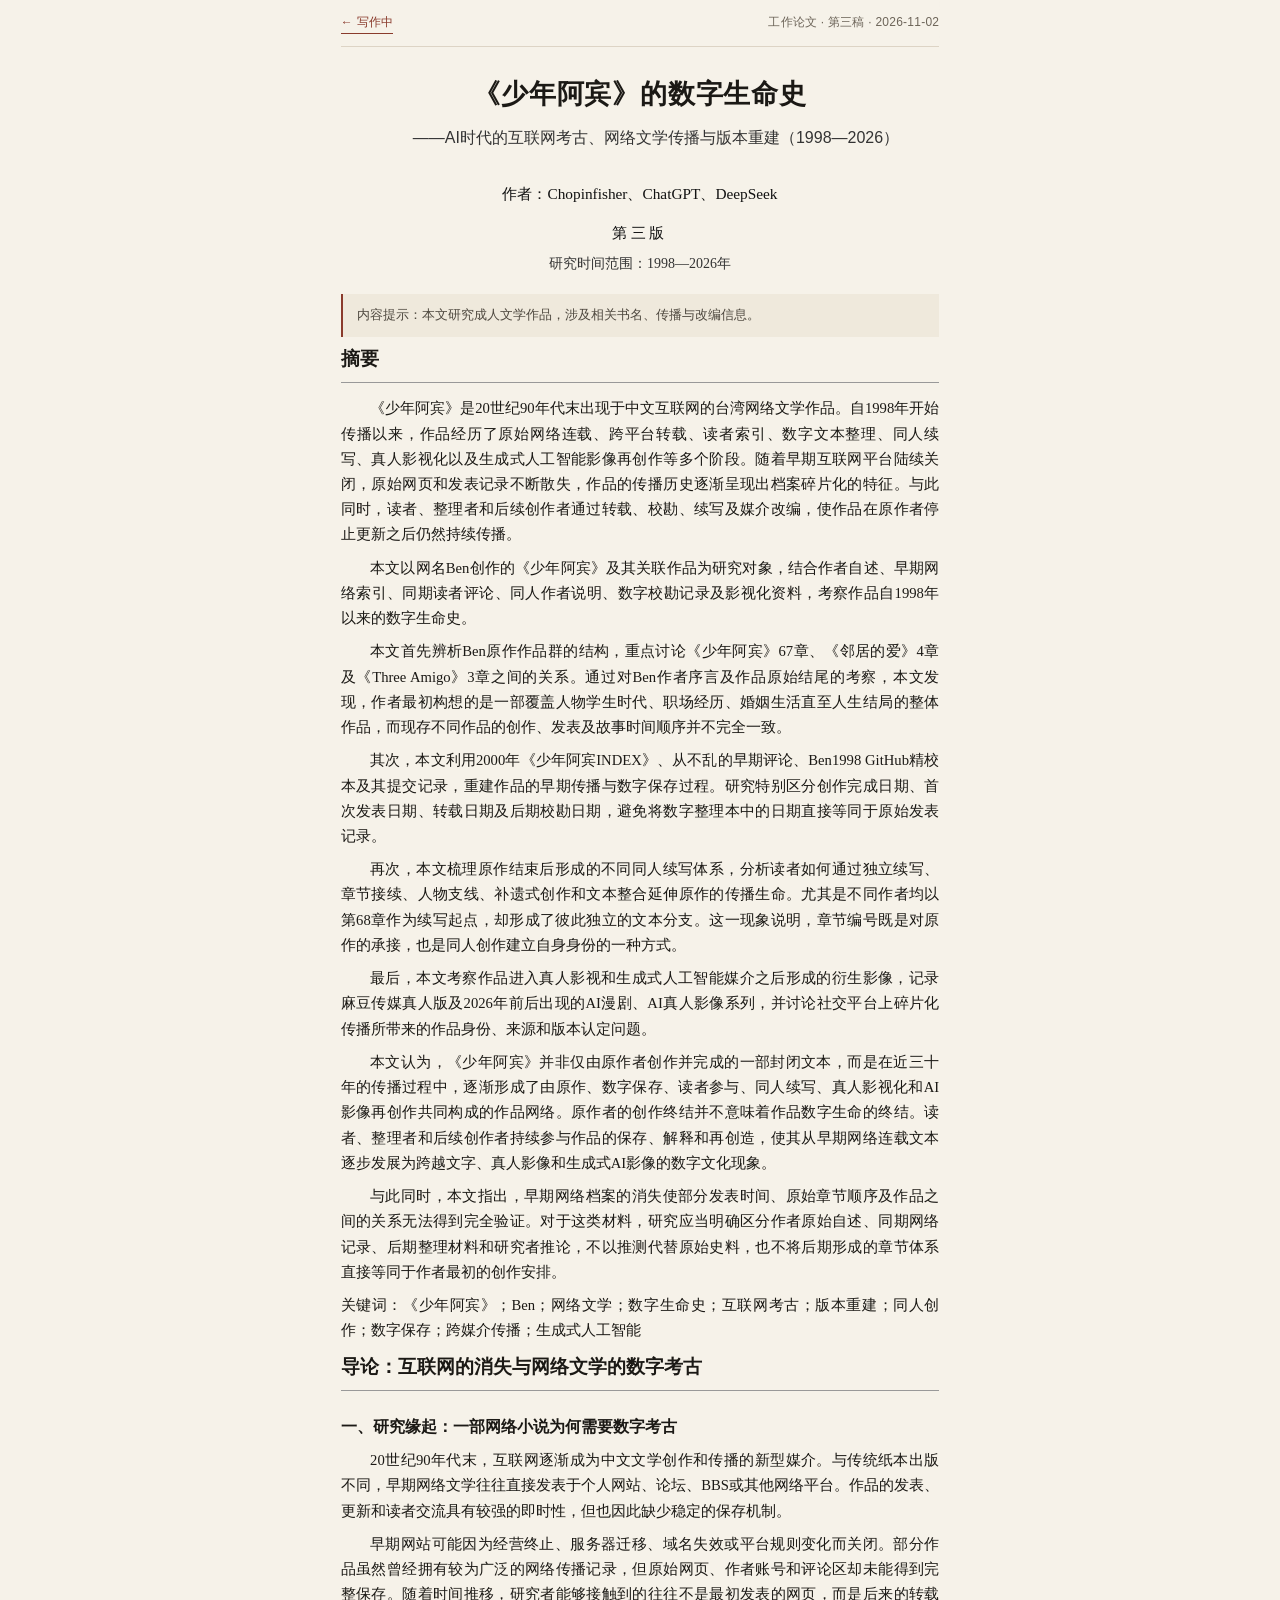
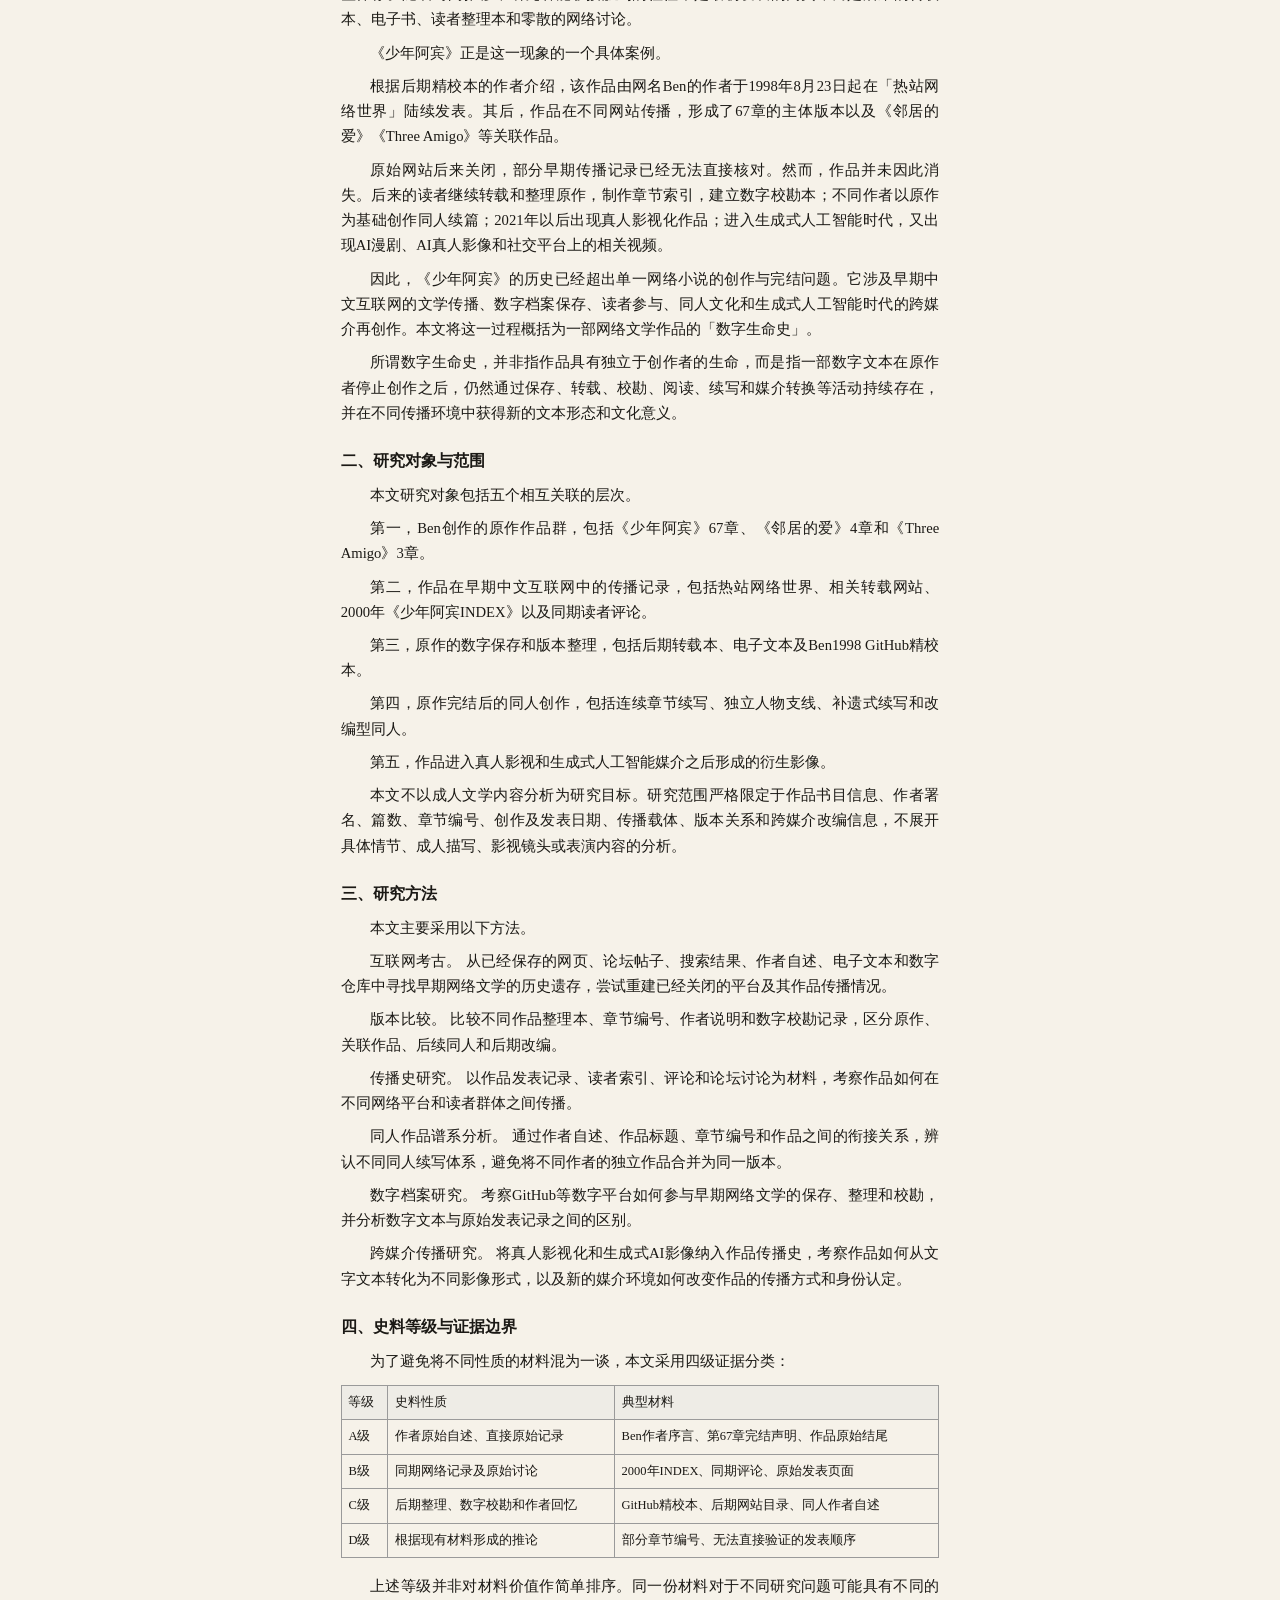
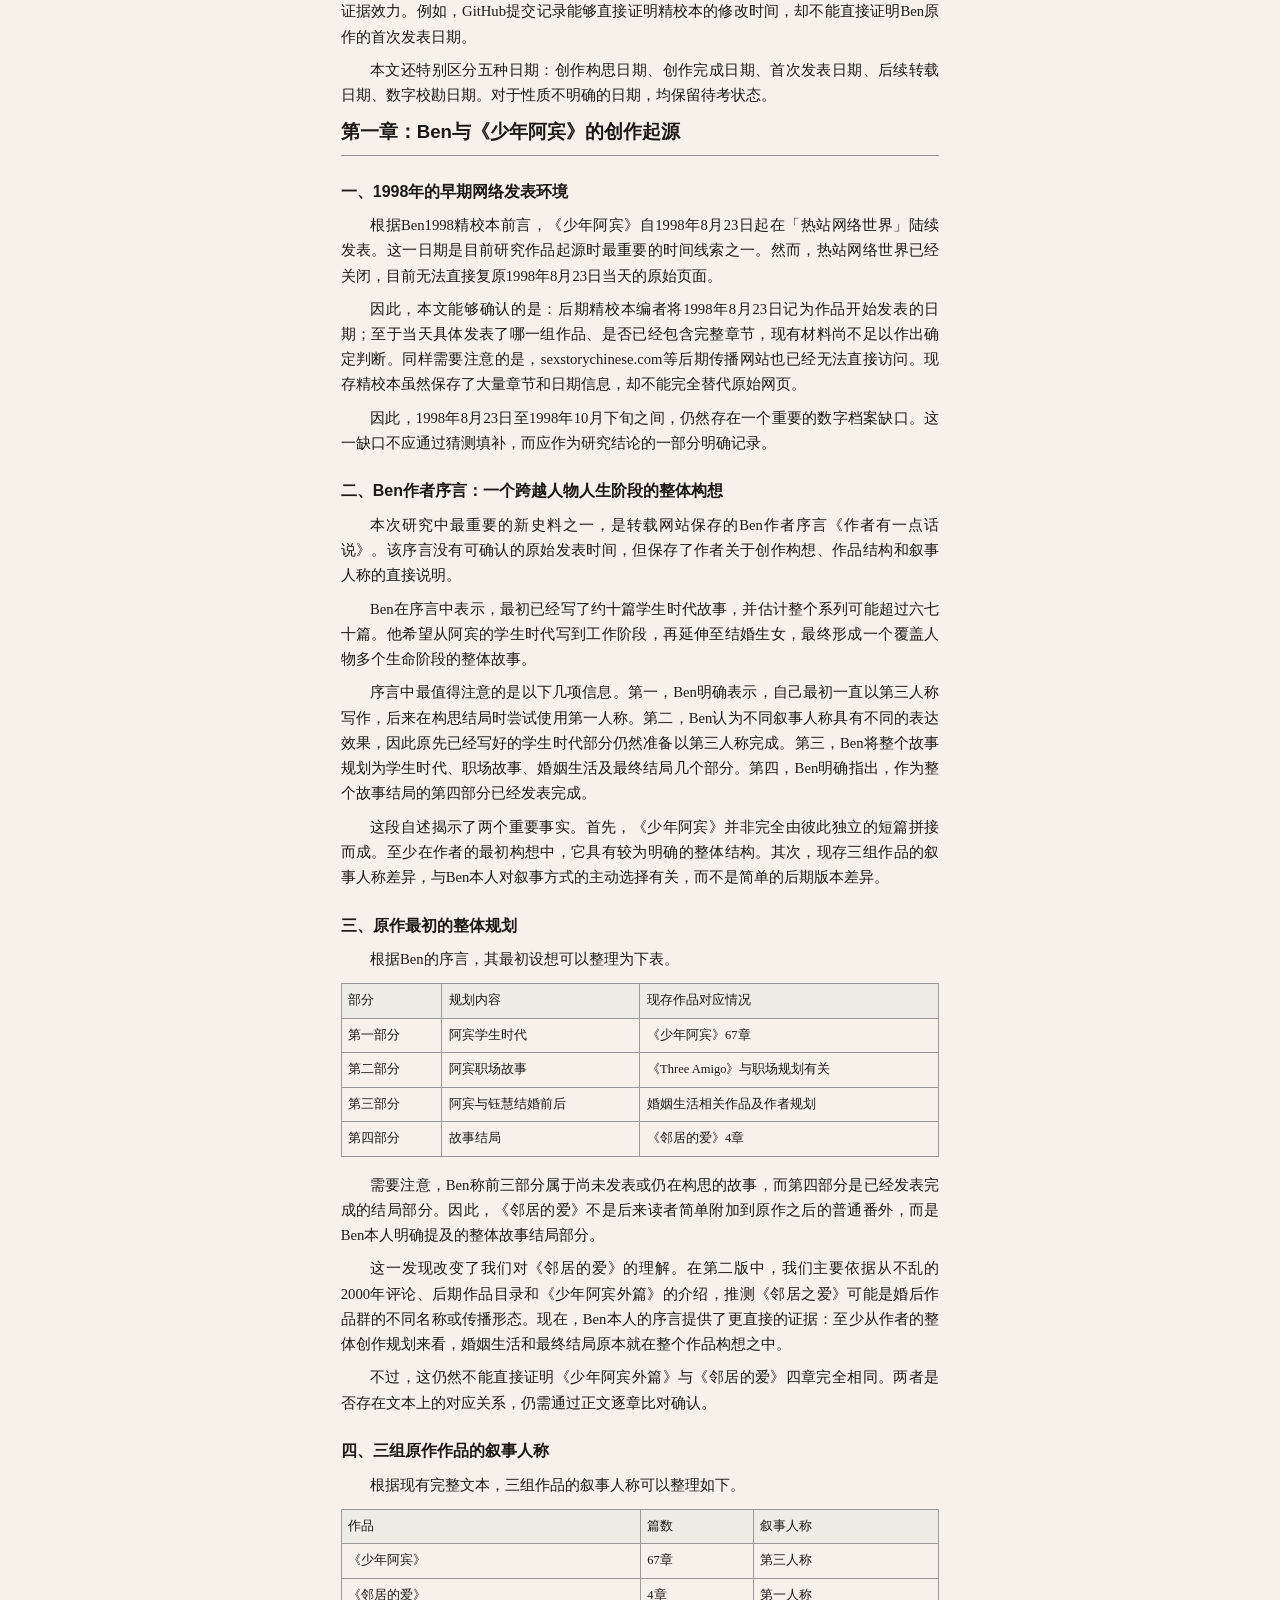
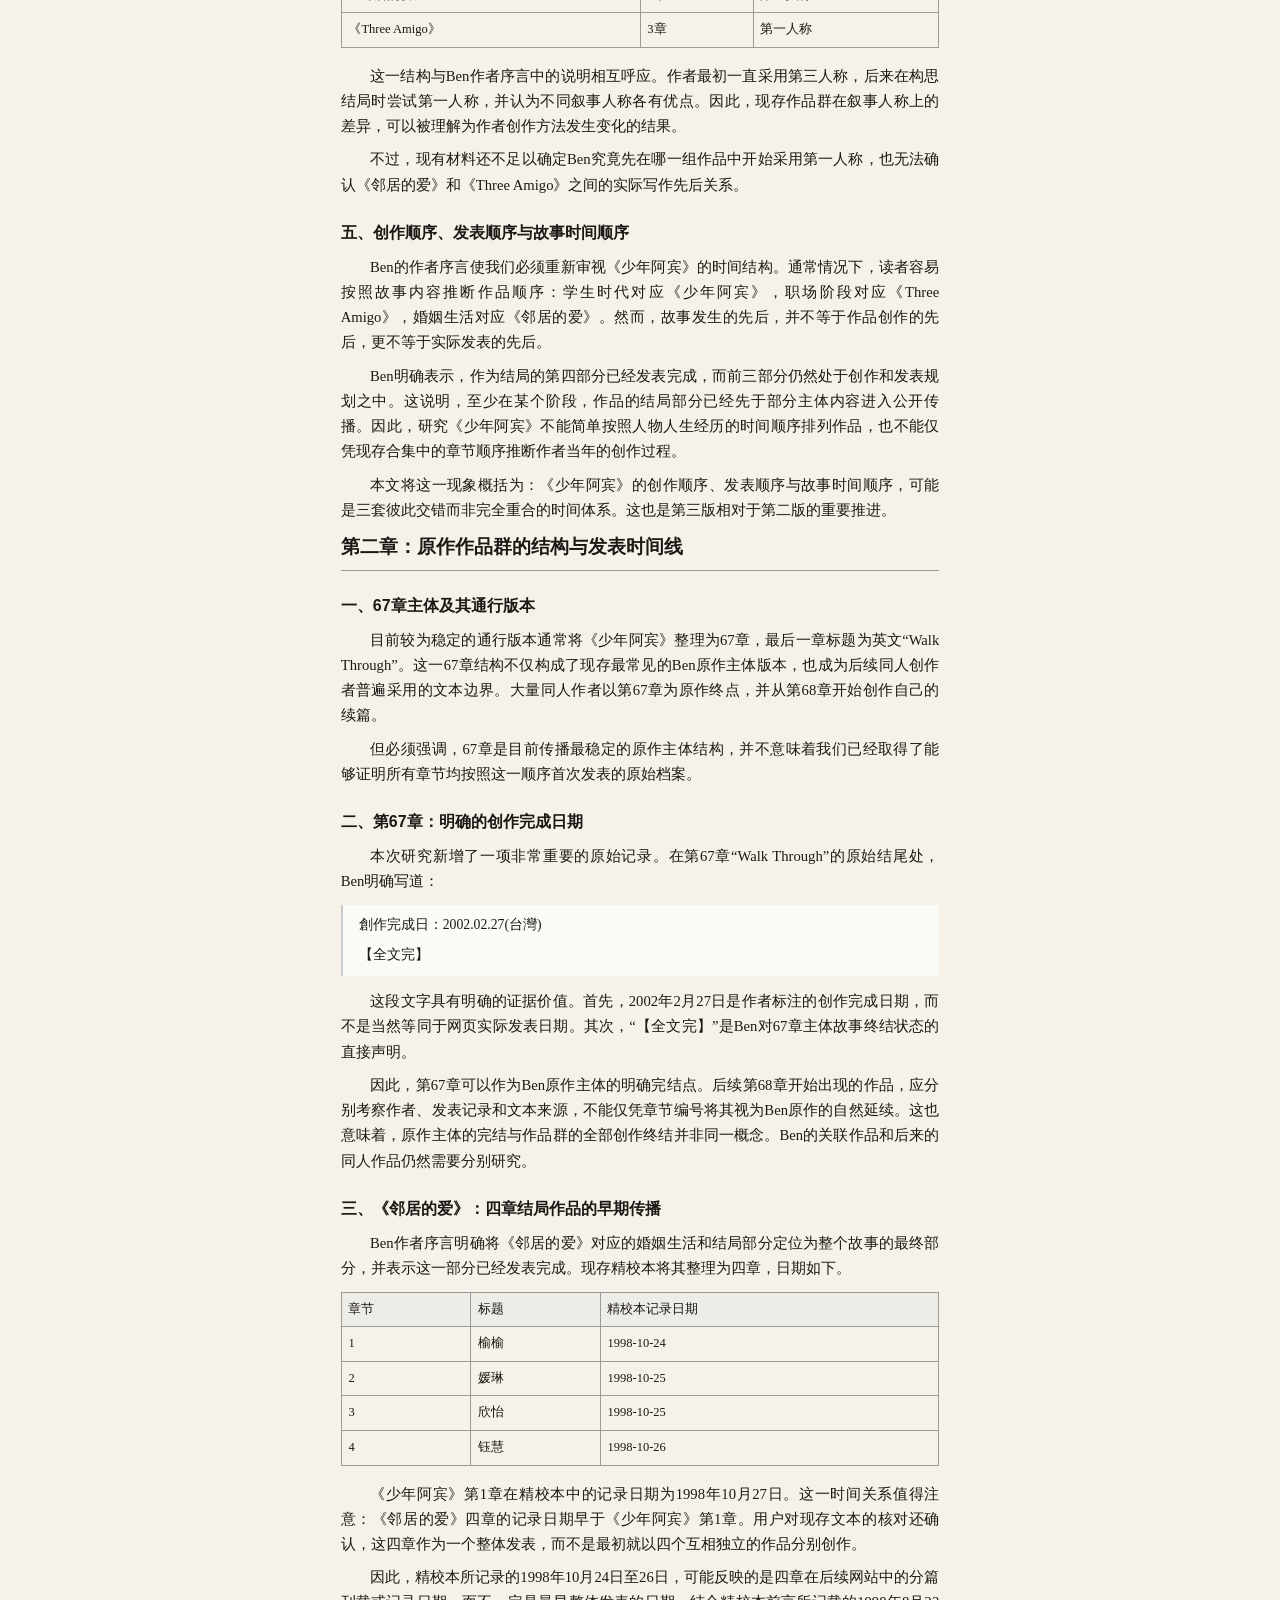
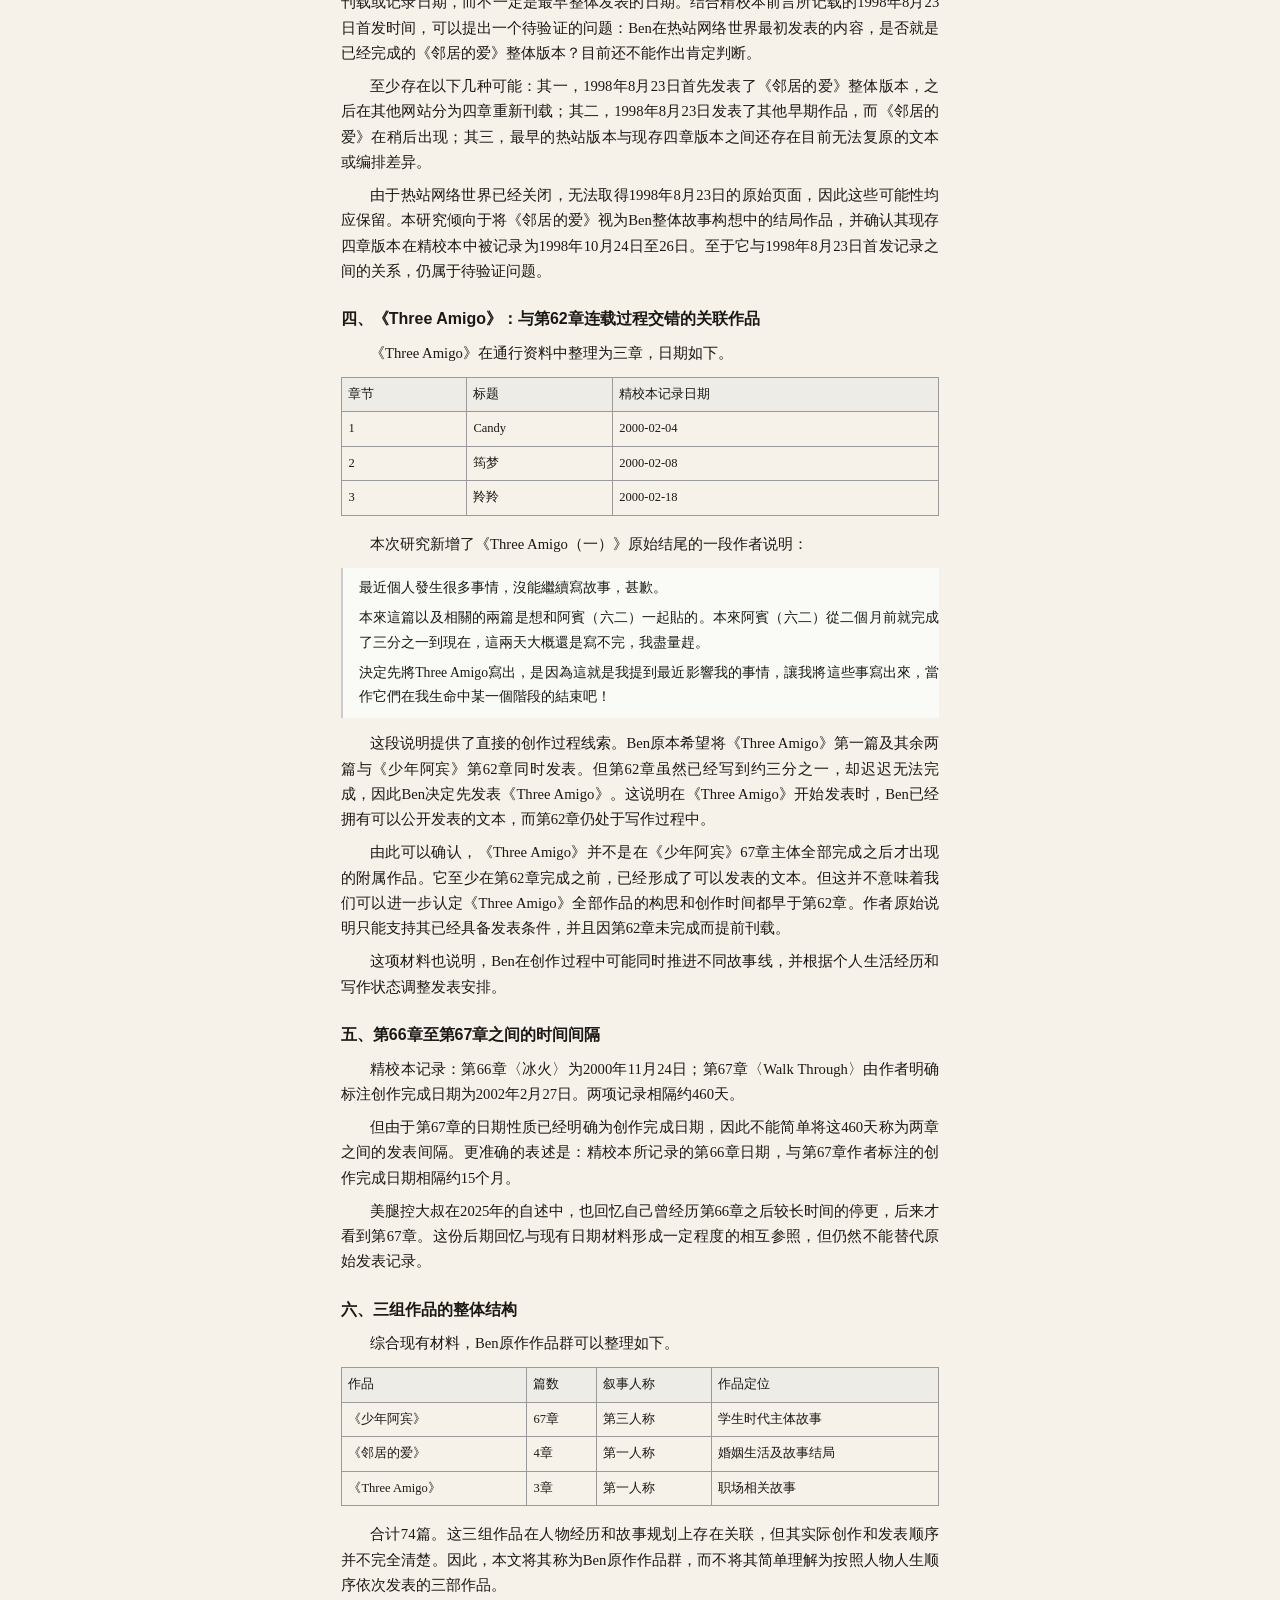
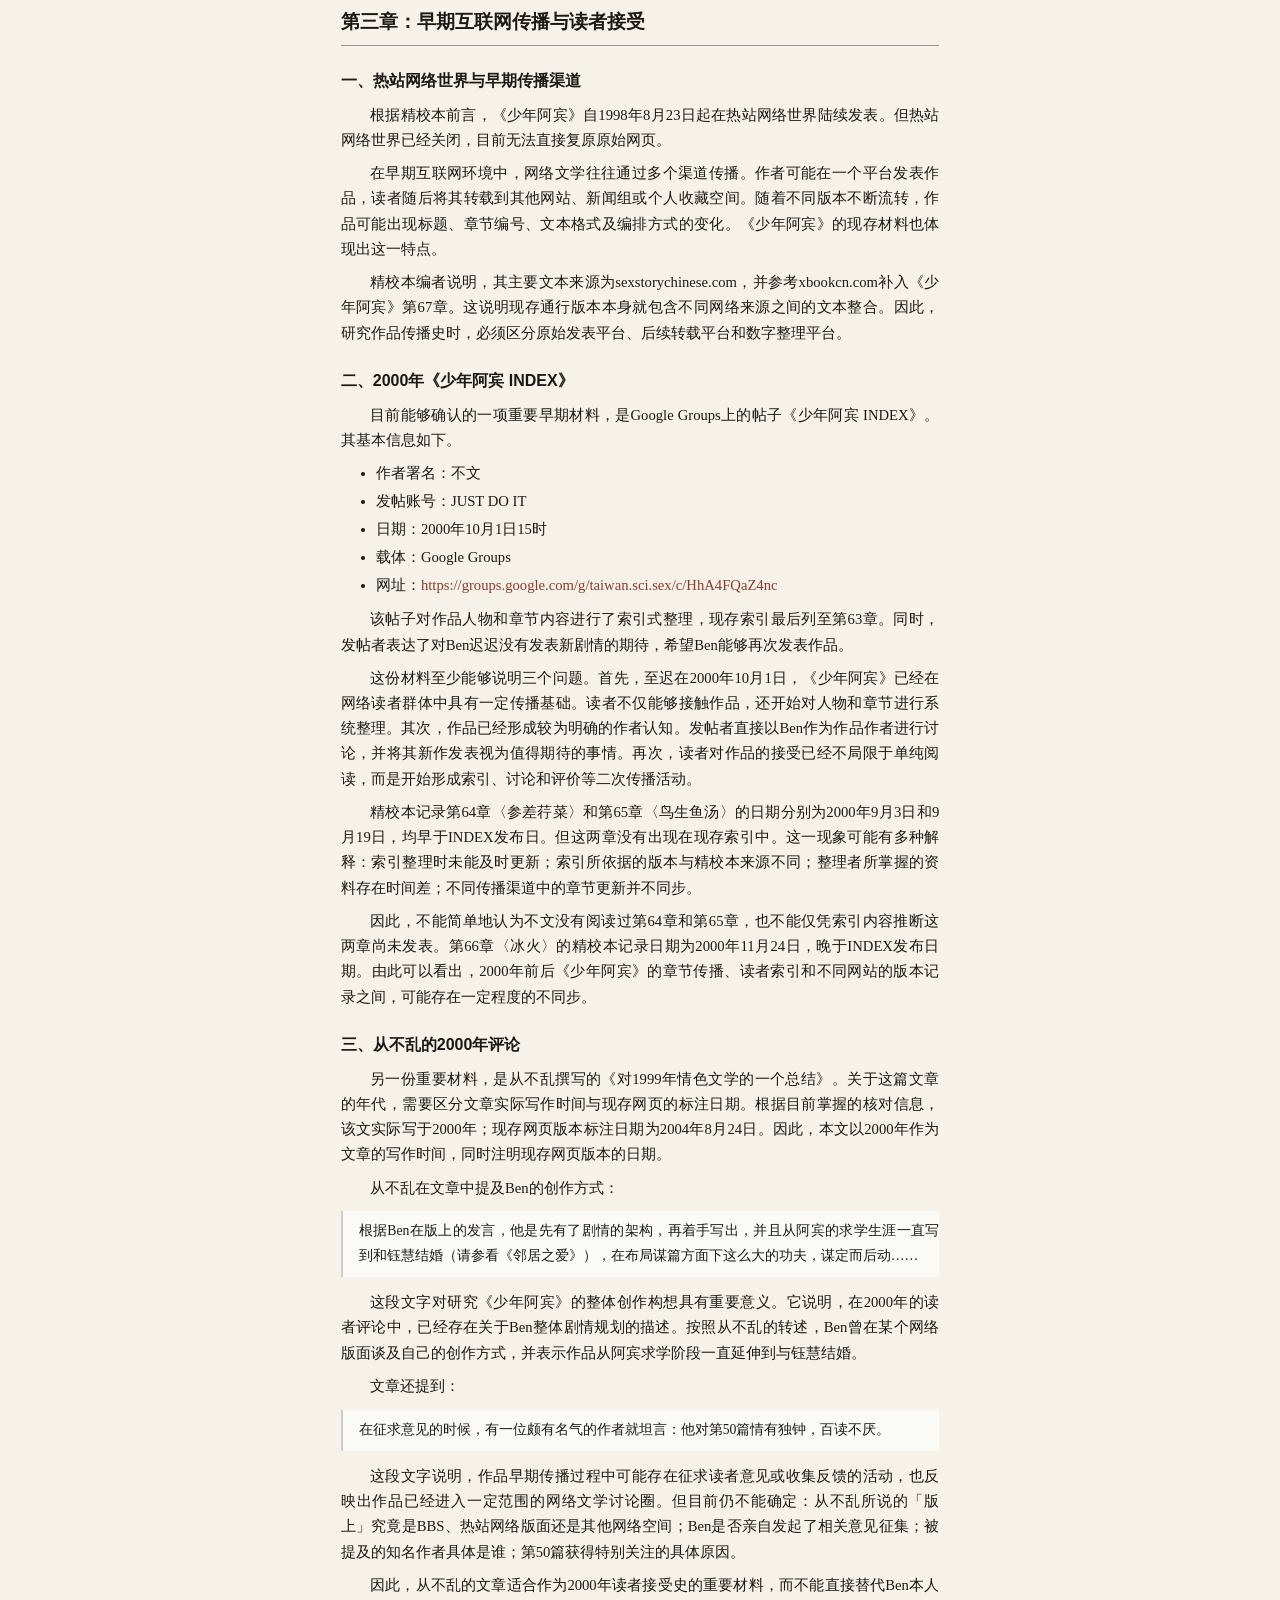
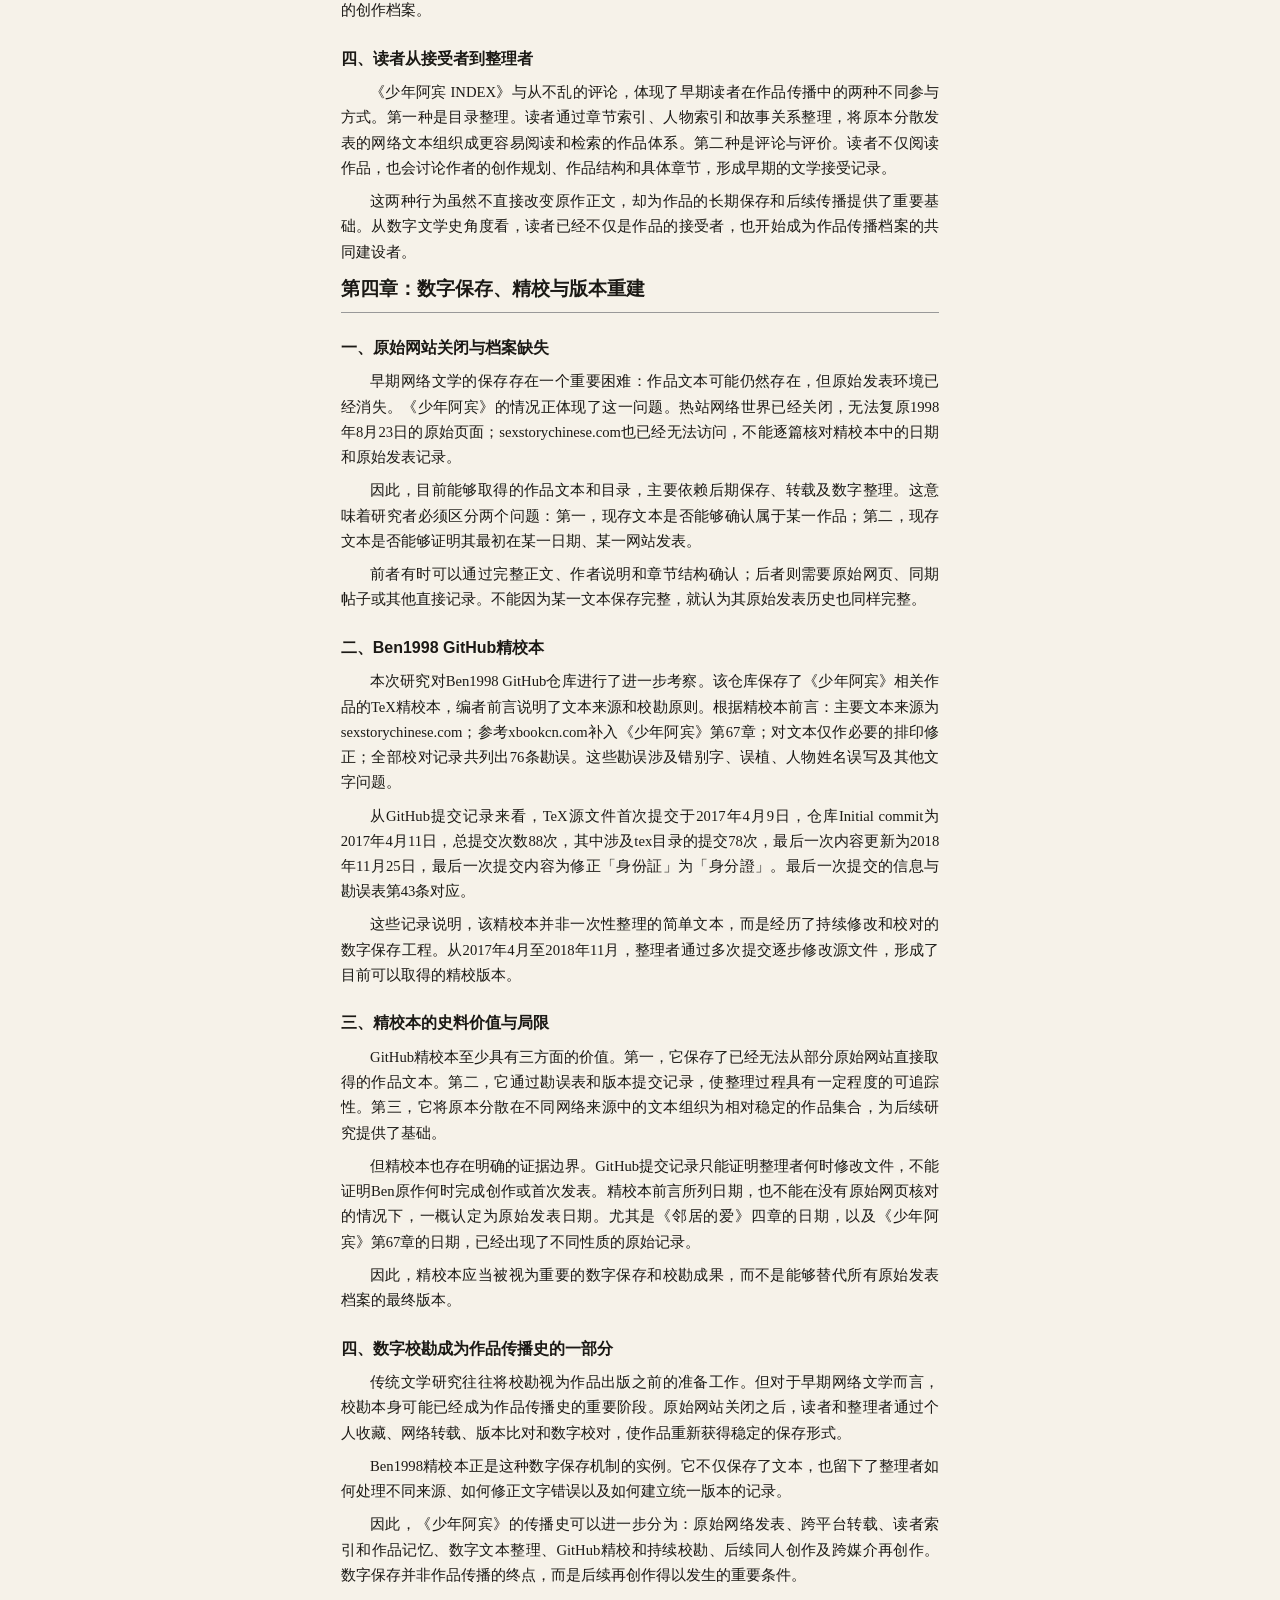
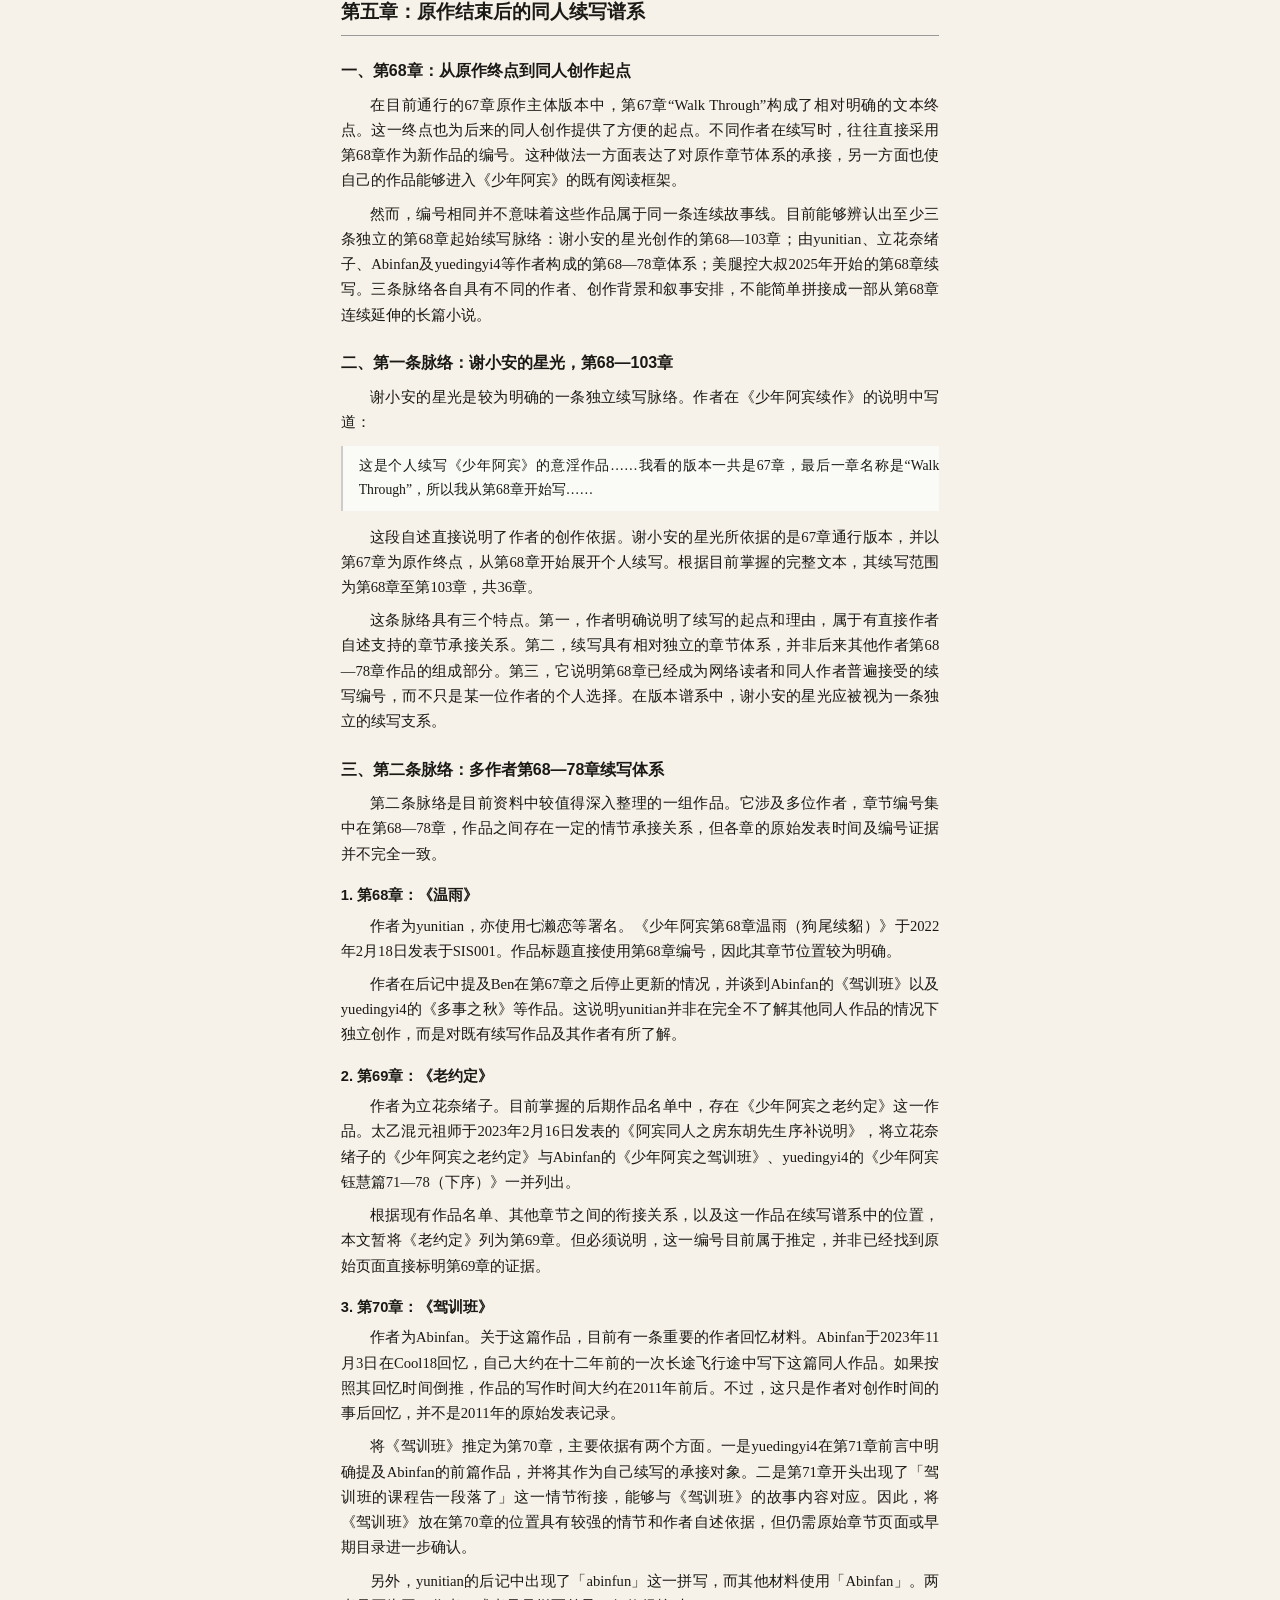
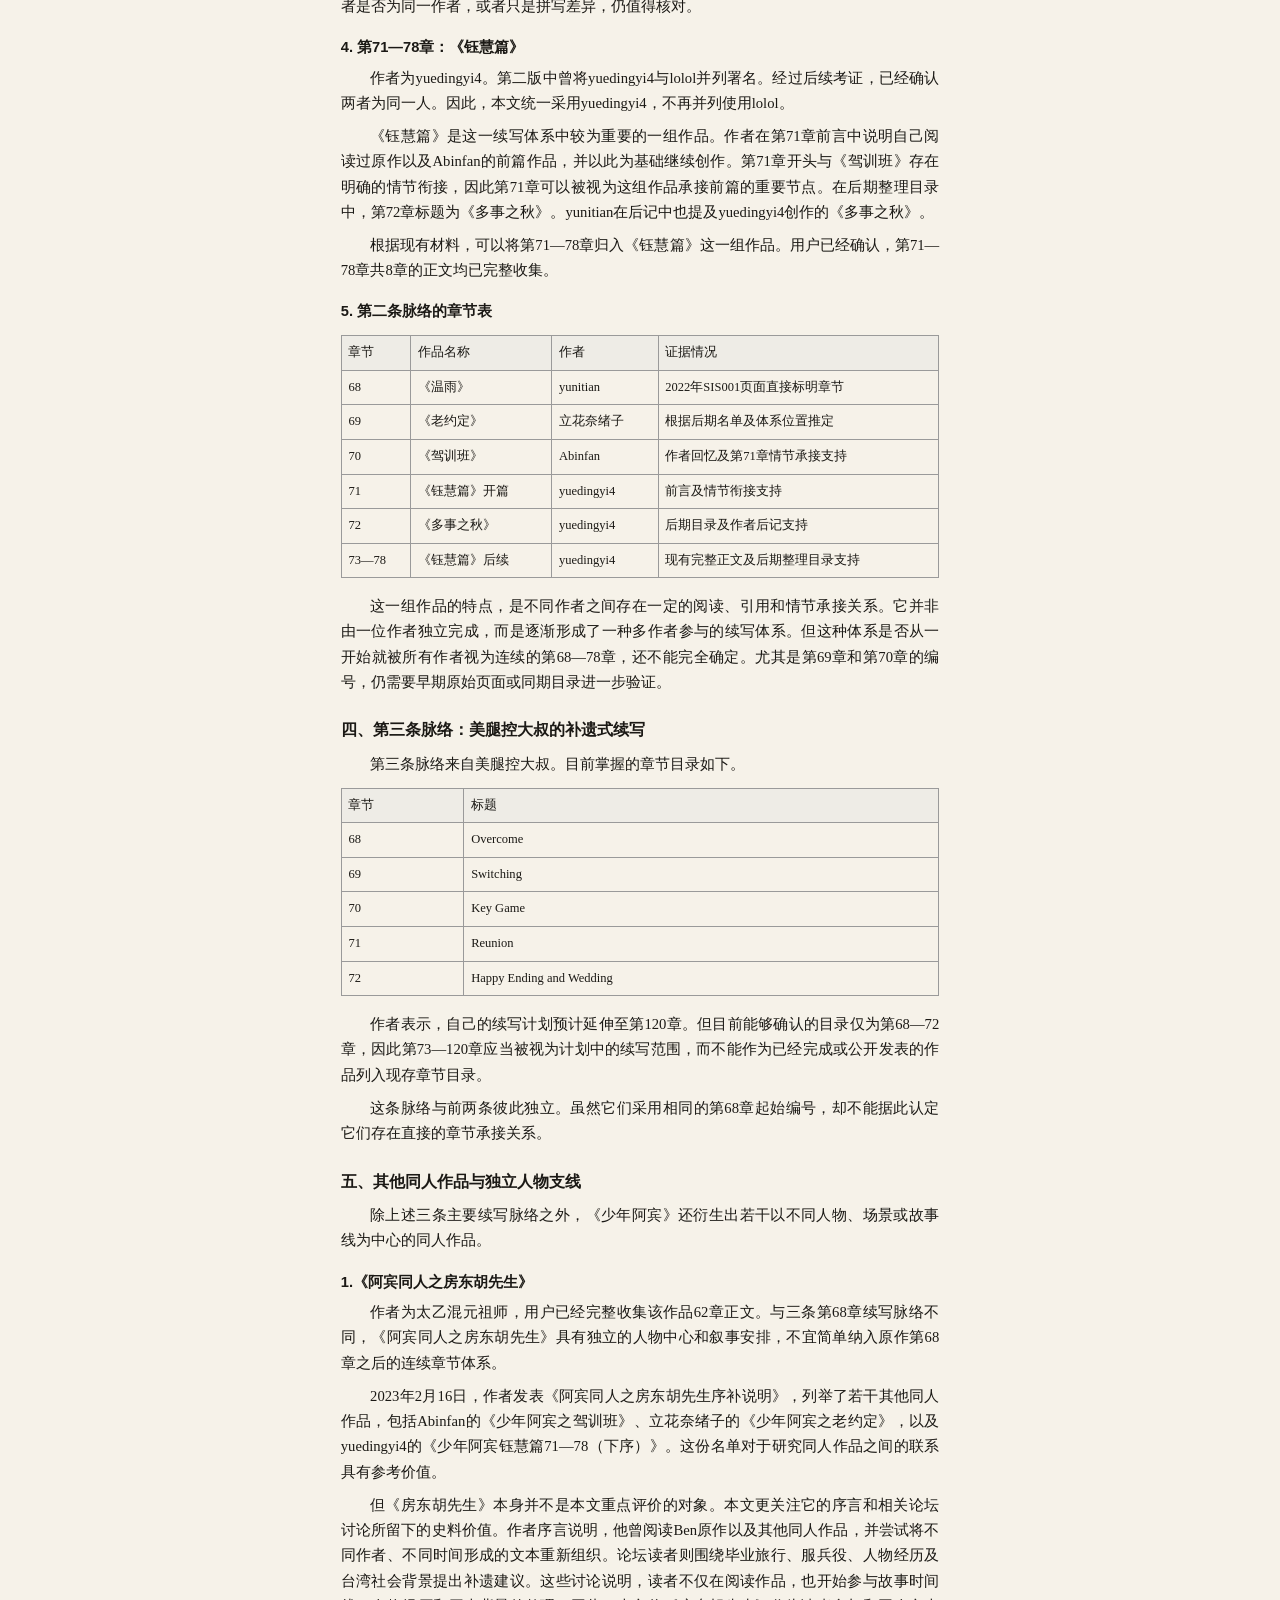
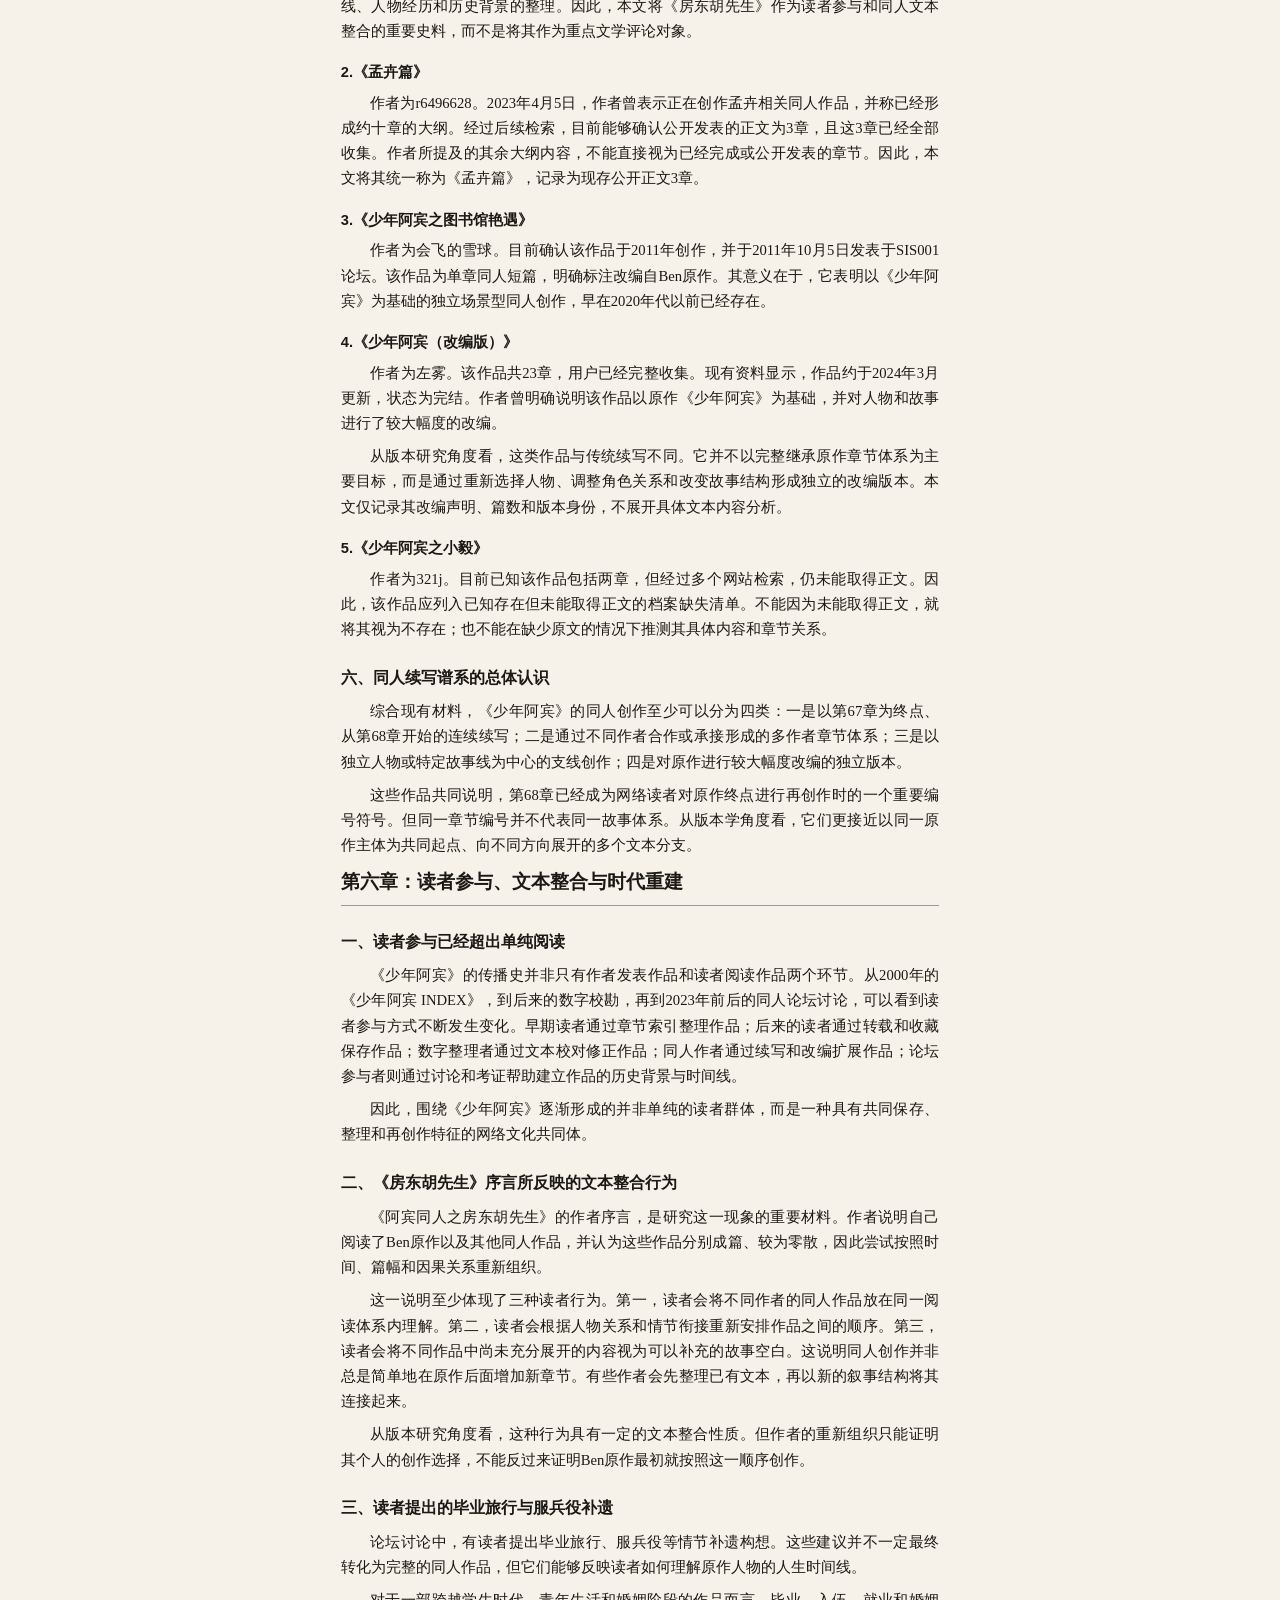
<file: papers/shaonian-digital-life.html>
<!DOCTYPE html><html lang="zh-CN"><head><meta charset="utf-8">
<meta name="viewport" content="width=device-width, initial-scale=1">
<meta name="description" content="Chopinfisher、ChatGPT、DeepSeek 合著的工作论文《少年阿宾的数字生命史》第三稿：AI 时代的互联网考古、网络文学传播与版本重建。">
<link rel="icon" href="../assets/favicon.svg" type="image/svg+xml"><title>《少年阿宾》的数字生命史（第三稿）— Chopinfisher</title><style>
@page { size: A4; margin: 22mm 20mm 20mm 20mm; }
* { box-sizing: border-box; }
body { max-width: 170mm; margin: 0 auto;
  font-family: "Songti SC", "STSong", serif; font-size: 11pt; line-height: 1.72;
  color: #1a1a1a; text-align: justify; -webkit-print-color-adjust: exact; }
h1.title { font-family: "Heiti SC","PingFang SC",sans-serif; font-size: 20pt;
  text-align: center; margin: 0 0 8pt; line-height: 1.45; letter-spacing: .03em; }
p.subtitle { font-family: "Heiti SC",sans-serif; font-size: 12pt; text-align: center;
  color: #333; margin: 0 0 22pt; }
p.meta { text-align: center; text-indent: 0; margin: 3pt 0; font-size: 10.5pt; color: #333; }
p.meta.author { font-size: 11.5pt; color: #111; margin-top: 16pt; }
p.meta.version { font-size: 11.5pt; letter-spacing: .25em; color: #111; margin: 10pt 0 4pt; }
h2.chapter { font-family: "Heiti SC",sans-serif; font-size: 14pt; margin: 0 0 10pt;
  padding-bottom: 5pt; border-bottom: 1.5px solid #999; page-break-before: always;
  page-break-after: avoid; }
h2.chapter.first { page-break-before: avoid; }
h3.section { font-family: "Heiti SC",sans-serif; font-size: 12pt; margin: 16pt 0 6pt;
  page-break-after: avoid; }
h4.sub { font-family: "Heiti SC",sans-serif; font-size: 11pt; margin: 12pt 0 4pt;
  page-break-after: avoid; }
p { margin: 0 0 6pt; text-indent: 2em; }
p.plain { text-indent: 0; }
blockquote { margin: 8pt 0 10pt; padding: 6pt 0 6pt 12pt; border-left: 2.5px solid #ccc;
  background: #fafaf7; font-size: 10.3pt; line-height: 1.8; }
blockquote p { text-indent: 0; margin: 0 0 4pt; }
blockquote p:last-child { margin-bottom: 0; }
hr { border: 0; border-top: 1px solid #ddd; margin: 14pt 0; }
table { width: 100%; border-collapse: collapse; margin: 8pt 0 12pt; font-size: 9.4pt;
  page-break-inside: avoid; }
th, td { border: 1px solid #9a9a9a; padding: 4.5pt 5pt; text-align: left; vertical-align: top; }
th { background: #eeece6; font-family: "Heiti SC",sans-serif; font-weight: normal; }
ol, ul { margin: 5pt 0 7pt; padding-left: 2.4em; }
li { margin: 2pt 0; }
a { color: #14508c; text-decoration: none; word-break: break-all; }
strong { font-family: "Heiti SC",sans-serif; font-weight: normal; }

html { -webkit-text-size-adjust: 100%; }
body { background: #f6f2e9; color: #1b1915; padding: 0 22px 64px; }
a { color: #8a3b2c; }
.paper-bar {
  position: sticky; top: 0; z-index: 10;
  display: flex; flex-wrap: wrap; align-items: baseline; justify-content: space-between;
  gap: 8px 16px; margin-bottom: 28px; padding: 12px 0;
  border-bottom: 1px solid #ddd4c5;
  background: rgba(246, 242, 233, 0.94);
  -webkit-backdrop-filter: blur(8px); backdrop-filter: blur(8px);
  font-family: "Heiti SC", "PingFang SC", sans-serif;
  font-size: 12px; color: #6d6559; letter-spacing: 0.02em;
}
.paper-bar a { color: #8a3b2c; text-decoration: none; border-bottom: 1px solid currentColor; }
.content-note {
  margin: 18px 0 6px; padding: 10px 14px; border-left: 2px solid #8a3b2c;
  background: #efe9dc; font-size: 10pt; color: #4e483f; text-indent: 0;
}
.table-wrap { overflow-x: auto; margin: 8pt 0 12pt; }
.table-wrap table { min-width: 540px; margin: 0; }
.paper-footer {
  margin-top: 36px; padding-top: 18px; border-top: 1px solid #ddd4c5;
  font-size: 10pt; color: #4e483f;
}
.paper-footer p { text-indent: 0; margin: 0 0 8px; line-height: 1.8; }
.paper-footer a { color: #8a3b2c; }
@media (max-width: 640px) {
  body { padding: 0 16px 48px; font-size: 10.5pt; }
  h1.title { font-size: 17pt; }
  p.subtitle { font-size: 11pt; margin-bottom: 16pt; }
  .paper-bar { font-size: 11px; }
  .table-wrap table { min-width: 500px; }
}
@media print {
  body { background: #fff; padding: 0; }
  .paper-bar, .content-note, .paper-footer { display: none; }
}
</style>
<script defer src="https://cloud.umami.is/script.js"
        data-website-id="2820effc-c31c-419f-8bb3-d35ab8f8e198"
        data-domains="manongchopin.github.io"></script>
</head><body>
<div class="paper-bar">
  <a href="../index.html#writing">← 写作中</a>
  <span>工作论文 · 第三稿 · 2026-11-02</span>
</div><h1 class="title">《少年阿宾》的数字生命史</h1>
<p class="subtitle">——AI时代的互联网考古、网络文学传播与版本重建（1998—2026）</p>
<p class="meta author">作者：Chopinfisher、ChatGPT、DeepSeek</p>
<p class="meta version">第三版</p>
<p class="meta">研究时间范围：1998—2026年</p>
<p class="content-note">内容提示：本文研究成人文学作品，涉及相关书名、传播与改编信息。</p>
<h2 class="chapter first">摘要</h2>
<p>《少年阿宾》是20世纪90年代末出现于中文互联网的台湾网络文学作品。自1998年开始传播以来，作品经历了原始网络连载、跨平台转载、读者索引、数字文本整理、同人续写、真人影视化以及生成式人工智能影像再创作等多个阶段。随着早期互联网平台陆续关闭，原始网页和发表记录不断散失，作品的传播历史逐渐呈现出档案碎片化的特征。与此同时，读者、整理者和后续创作者通过转载、校勘、续写及媒介改编，使作品在原作者停止更新之后仍然持续传播。</p>
<p>本文以网名Ben创作的《少年阿宾》及其关联作品为研究对象，结合作者自述、早期网络索引、同期读者评论、同人作者说明、数字校勘记录及影视化资料，考察作品自1998年以来的数字生命史。</p>
<p>本文首先辨析Ben原作作品群的结构，重点讨论《少年阿宾》67章、《邻居的爱》4章及《Three Amigo》3章之间的关系。通过对Ben作者序言及作品原始结尾的考察，本文发现，作者最初构想的是一部覆盖人物学生时代、职场经历、婚姻生活直至人生结局的整体作品，而现存不同作品的创作、发表及故事时间顺序并不完全一致。</p>
<p>其次，本文利用2000年《少年阿宾INDEX》、从不乱的早期评论、Ben1998 GitHub精校本及其提交记录，重建作品的早期传播与数字保存过程。研究特别区分创作完成日期、首次发表日期、转载日期及后期校勘日期，避免将数字整理本中的日期直接等同于原始发表记录。</p>
<p>再次，本文梳理原作结束后形成的不同同人续写体系，分析读者如何通过独立续写、章节接续、人物支线、补遗式创作和文本整合延伸原作的传播生命。尤其是不同作者均以第68章作为续写起点，却形成了彼此独立的文本分支。这一现象说明，章节编号既是对原作的承接，也是同人创作建立自身身份的一种方式。</p>
<p>最后，本文考察作品进入真人影视和生成式人工智能媒介之后形成的衍生影像，记录麻豆传媒真人版及2026年前后出现的AI漫剧、AI真人影像系列，并讨论社交平台上碎片化传播所带来的作品身份、来源和版本认定问题。</p>
<p>本文认为，《少年阿宾》并非仅由原作者创作并完成的一部封闭文本，而是在近三十年的传播过程中，逐渐形成了由原作、数字保存、读者参与、同人续写、真人影视化和AI影像再创作共同构成的作品网络。原作者的创作终结并不意味着作品数字生命的终结。读者、整理者和后续创作者持续参与作品的保存、解释和再创造，使其从早期网络连载文本逐步发展为跨越文字、真人影像和生成式AI影像的数字文化现象。</p>
<p>与此同时，本文指出，早期网络档案的消失使部分发表时间、原始章节顺序及作品之间的关系无法得到完全验证。对于这类材料，研究应当明确区分作者原始自述、同期网络记录、后期整理材料和研究者推论，不以推测代替原始史料，也不将后期形成的章节体系直接等同于作者最初的创作安排。</p>
<p class="plain"><strong>关键词：</strong>《少年阿宾》；Ben；网络文学；数字生命史；互联网考古；版本重建；同人创作；数字保存；跨媒介传播；生成式人工智能</p>
<h2 class="chapter">导论：互联网的消失与网络文学的数字考古</h2>
<h3 class="section">一、研究缘起：一部网络小说为何需要数字考古</h3>
<p>20世纪90年代末，互联网逐渐成为中文文学创作和传播的新型媒介。与传统纸本出版不同，早期网络文学往往直接发表于个人网站、论坛、BBS或其他网络平台。作品的发表、更新和读者交流具有较强的即时性，但也因此缺少稳定的保存机制。</p>
<p>早期网站可能因为经营终止、服务器迁移、域名失效或平台规则变化而关闭。部分作品虽然曾经拥有较为广泛的网络传播记录，但原始网页、作者账号和评论区却未能得到完整保存。随着时间推移，研究者能够接触到的往往不是最初发表的网页，而是后来的转载本、电子书、读者整理本和零散的网络讨论。</p>
<p>《少年阿宾》正是这一现象的一个具体案例。</p>
<p>根据后期精校本的作者介绍，该作品由网名Ben的作者于1998年8月23日起在「热站网络世界」陆续发表。其后，作品在不同网站传播，形成了67章的主体版本以及《邻居的爱》《Three Amigo》等关联作品。</p>
<p>原始网站后来关闭，部分早期传播记录已经无法直接核对。然而，作品并未因此消失。后来的读者继续转载和整理原作，制作章节索引，建立数字校勘本；不同作者以原作为基础创作同人续篇；2021年以后出现真人影视化作品；进入生成式人工智能时代，又出现AI漫剧、AI真人影像和社交平台上的相关视频。</p>
<p>因此，《少年阿宾》的历史已经超出单一网络小说的创作与完结问题。它涉及早期中文互联网的文学传播、数字档案保存、读者参与、同人文化和生成式人工智能时代的跨媒介再创作。本文将这一过程概括为一部网络文学作品的「数字生命史」。</p>
<p>所谓数字生命史，并非指作品具有独立于创作者的生命，而是指一部数字文本在原作者停止创作之后，仍然通过保存、转载、校勘、阅读、续写和媒介转换等活动持续存在，并在不同传播环境中获得新的文本形态和文化意义。</p>
<h3 class="section">二、研究对象与范围</h3>
<p>本文研究对象包括五个相互关联的层次。</p>
<p>第一，Ben创作的原作作品群，包括《少年阿宾》67章、《邻居的爱》4章和《Three Amigo》3章。</p>
<p>第二，作品在早期中文互联网中的传播记录，包括热站网络世界、相关转载网站、2000年《少年阿宾INDEX》以及同期读者评论。</p>
<p>第三，原作的数字保存和版本整理，包括后期转载本、电子文本及Ben1998 GitHub精校本。</p>
<p>第四，原作完结后的同人创作，包括连续章节续写、独立人物支线、补遗式续写和改编型同人。</p>
<p>第五，作品进入真人影视和生成式人工智能媒介之后形成的衍生影像。</p>
<p>本文不以成人文学内容分析为研究目标。研究范围严格限定于作品书目信息、作者署名、篇数、章节编号、创作及发表日期、传播载体、版本关系和跨媒介改编信息，不展开具体情节、成人描写、影视镜头或表演内容的分析。</p>
<h3 class="section">三、研究方法</h3>
<p>本文主要采用以下方法。</p>
<p><strong>互联网考古。</strong> 从已经保存的网页、论坛帖子、搜索结果、作者自述、电子文本和数字仓库中寻找早期网络文学的历史遗存，尝试重建已经关闭的平台及其作品传播情况。</p>
<p><strong>版本比较。</strong> 比较不同作品整理本、章节编号、作者说明和数字校勘记录，区分原作、关联作品、后续同人和后期改编。</p>
<p><strong>传播史研究。</strong> 以作品发表记录、读者索引、评论和论坛讨论为材料，考察作品如何在不同网络平台和读者群体之间传播。</p>
<p><strong>同人作品谱系分析。</strong> 通过作者自述、作品标题、章节编号和作品之间的衔接关系，辨认不同同人续写体系，避免将不同作者的独立作品合并为同一版本。</p>
<p><strong>数字档案研究。</strong> 考察GitHub等数字平台如何参与早期网络文学的保存、整理和校勘，并分析数字文本与原始发表记录之间的区别。</p>
<p><strong>跨媒介传播研究。</strong> 将真人影视化和生成式AI影像纳入作品传播史，考察作品如何从文字文本转化为不同影像形式，以及新的媒介环境如何改变作品的传播方式和身份认定。</p>
<h3 class="section">四、史料等级与证据边界</h3>
<p>为了避免将不同性质的材料混为一谈，本文采用四级证据分类：</p>
<div class="table-wrap"><table><thead><tr><th>等级</th><th>史料性质</th><th>典型材料</th></tr></thead><tbody><tr><td>A级</td><td>作者原始自述、直接原始记录</td><td>Ben作者序言、第67章完结声明、作品原始结尾</td></tr><tr><td>B级</td><td>同期网络记录及原始讨论</td><td>2000年INDEX、同期评论、原始发表页面</td></tr><tr><td>C级</td><td>后期整理、数字校勘和作者回忆</td><td>GitHub精校本、后期网站目录、同人作者自述</td></tr><tr><td>D级</td><td>根据现有材料形成的推论</td><td>部分章节编号、无法直接验证的发表顺序</td></tr></tbody></table></div>
<p>上述等级并非对材料价值作简单排序。同一份材料对于不同研究问题可能具有不同的证据效力。例如，GitHub提交记录能够直接证明精校本的修改时间，却不能直接证明Ben原作的首次发表日期。</p>
<p>本文还特别区分五种日期：创作构思日期、创作完成日期、首次发表日期、后续转载日期、数字校勘日期。对于性质不明确的日期，均保留待考状态。</p>
<h2 class="chapter">第一章：Ben与《少年阿宾》的创作起源</h2>
<h3 class="section">一、1998年的早期网络发表环境</h3>
<p>根据Ben1998精校本前言，《少年阿宾》自1998年8月23日起在「热站网络世界」陆续发表。这一日期是目前研究作品起源时最重要的时间线索之一。然而，热站网络世界已经关闭，目前无法直接复原1998年8月23日当天的原始页面。</p>
<p>因此，本文能够确认的是：后期精校本编者将1998年8月23日记为作品开始发表的日期；至于当天具体发表了哪一组作品、是否已经包含完整章节，现有材料尚不足以作出确定判断。同样需要注意的是，sexstorychinese.com等后期传播网站也已经无法直接访问。现存精校本虽然保存了大量章节和日期信息，却不能完全替代原始网页。</p>
<p>因此，1998年8月23日至1998年10月下旬之间，仍然存在一个重要的数字档案缺口。这一缺口不应通过猜测填补，而应作为研究结论的一部分明确记录。</p>
<h3 class="section">二、Ben作者序言：一个跨越人物人生阶段的整体构想</h3>
<p>本次研究中最重要的新史料之一，是转载网站保存的Ben作者序言《作者有一点话说》。该序言没有可确认的原始发表时间，但保存了作者关于创作构想、作品结构和叙事人称的直接说明。</p>
<p>Ben在序言中表示，最初已经写了约十篇学生时代故事，并估计整个系列可能超过六七十篇。他希望从阿宾的学生时代写到工作阶段，再延伸至结婚生女，最终形成一个覆盖人物多个生命阶段的整体故事。</p>
<p>序言中最值得注意的是以下几项信息。第一，Ben明确表示，自己最初一直以第三人称写作，后来在构思结局时尝试使用第一人称。第二，Ben认为不同叙事人称具有不同的表达效果，因此原先已经写好的学生时代部分仍然准备以第三人称完成。第三，Ben将整个故事规划为学生时代、职场故事、婚姻生活及最终结局几个部分。第四，Ben明确指出，作为整个故事结局的第四部分已经发表完成。</p>
<p>这段自述揭示了两个重要事实。首先，《少年阿宾》并非完全由彼此独立的短篇拼接而成。至少在作者的最初构想中，它具有较为明确的整体结构。其次，现存三组作品的叙事人称差异，与Ben本人对叙事方式的主动选择有关，而不是简单的后期版本差异。</p>
<h3 class="section">三、原作最初的整体规划</h3>
<p>根据Ben的序言，其最初设想可以整理为下表。</p>
<div class="table-wrap"><table><thead><tr><th>部分</th><th>规划内容</th><th>现存作品对应情况</th></tr></thead><tbody><tr><td>第一部分</td><td>阿宾学生时代</td><td>《少年阿宾》67章</td></tr><tr><td>第二部分</td><td>阿宾职场故事</td><td>《Three Amigo》与职场规划有关</td></tr><tr><td>第三部分</td><td>阿宾与钰慧结婚前后</td><td>婚姻生活相关作品及作者规划</td></tr><tr><td>第四部分</td><td>故事结局</td><td>《邻居的爱》4章</td></tr></tbody></table></div>
<p>需要注意，Ben称前三部分属于尚未发表或仍在构思的故事，而第四部分是已经发表完成的结局部分。因此，《邻居的爱》不是后来读者简单附加到原作之后的普通番外，而是Ben本人明确提及的整体故事结局部分。</p>
<p>这一发现改变了我们对《邻居的爱》的理解。在第二版中，我们主要依据从不乱的2000年评论、后期作品目录和《少年阿宾外篇》的介绍，推测《邻居之爱》可能是婚后作品群的不同名称或传播形态。现在，Ben本人的序言提供了更直接的证据：至少从作者的整体创作规划来看，婚姻生活和最终结局原本就在整个作品构想之中。</p>
<p>不过，这仍然不能直接证明《少年阿宾外篇》与《邻居的爱》四章完全相同。两者是否存在文本上的对应关系，仍需通过正文逐章比对确认。</p>
<h3 class="section">四、三组原作作品的叙事人称</h3>
<p>根据现有完整文本，三组作品的叙事人称可以整理如下。</p>
<div class="table-wrap"><table><thead><tr><th>作品</th><th>篇数</th><th>叙事人称</th></tr></thead><tbody><tr><td>《少年阿宾》</td><td>67章</td><td>第三人称</td></tr><tr><td>《邻居的爱》</td><td>4章</td><td>第一人称</td></tr><tr><td>《Three Amigo》</td><td>3章</td><td>第一人称</td></tr></tbody></table></div>
<p>这一结构与Ben作者序言中的说明相互呼应。作者最初一直采用第三人称，后来在构思结局时尝试第一人称，并认为不同叙事人称各有优点。因此，现存作品群在叙事人称上的差异，可以被理解为作者创作方法发生变化的结果。</p>
<p>不过，现有材料还不足以确定Ben究竟先在哪一组作品中开始采用第一人称，也无法确认《邻居的爱》和《Three Amigo》之间的实际写作先后关系。</p>
<h3 class="section">五、创作顺序、发表顺序与故事时间顺序</h3>
<p>Ben的作者序言使我们必须重新审视《少年阿宾》的时间结构。通常情况下，读者容易按照故事内容推断作品顺序：学生时代对应《少年阿宾》，职场阶段对应《Three Amigo》，婚姻生活对应《邻居的爱》。然而，故事发生的先后，并不等于作品创作的先后，更不等于实际发表的先后。</p>
<p>Ben明确表示，作为结局的第四部分已经发表完成，而前三部分仍然处于创作和发表规划之中。这说明，至少在某个阶段，作品的结局部分已经先于部分主体内容进入公开传播。因此，研究《少年阿宾》不能简单按照人物人生经历的时间顺序排列作品，也不能仅凭现存合集中的章节顺序推断作者当年的创作过程。</p>
<p>本文将这一现象概括为：《少年阿宾》的创作顺序、发表顺序与故事时间顺序，可能是三套彼此交错而非完全重合的时间体系。这也是第三版相对于第二版的重要推进。</p>
<h2 class="chapter">第二章：原作作品群的结构与发表时间线</h2>
<h3 class="section">一、67章主体及其通行版本</h3>
<p>目前较为稳定的通行版本通常将《少年阿宾》整理为67章，最后一章标题为英文“Walk Through”。这一67章结构不仅构成了现存最常见的Ben原作主体版本，也成为后续同人创作者普遍采用的文本边界。大量同人作者以第67章为原作终点，并从第68章开始创作自己的续篇。</p>
<p>但必须强调，67章是目前传播最稳定的原作主体结构，并不意味着我们已经取得了能够证明所有章节均按照这一顺序首次发表的原始档案。</p>
<h3 class="section">二、第67章：明确的创作完成日期</h3>
<p>本次研究新增了一项非常重要的原始记录。在第67章“Walk Through”的原始结尾处，Ben明确写道：</p>
<blockquote><p>創作完成日：2002.02.27(台灣)</p><p>【全文完】</p></blockquote>
<p>这段文字具有明确的证据价值。首先，2002年2月27日是作者标注的创作完成日期，而不是当然等同于网页实际发表日期。其次，“【全文完】”是Ben对67章主体故事终结状态的直接声明。</p>
<p>因此，第67章可以作为Ben原作主体的明确完结点。后续第68章开始出现的作品，应分别考察作者、发表记录和文本来源，不能仅凭章节编号将其视为Ben原作的自然延续。这也意味着，原作主体的完结与作品群的全部创作终结并非同一概念。Ben的关联作品和后来的同人作品仍然需要分别研究。</p>
<h3 class="section">三、《邻居的爱》：四章结局作品的早期传播</h3>
<p>Ben作者序言明确将《邻居的爱》对应的婚姻生活和结局部分定位为整个故事的最终部分，并表示这一部分已经发表完成。现存精校本将其整理为四章，日期如下。</p>
<div class="table-wrap"><table><thead><tr><th>章节</th><th>标题</th><th>精校本记录日期</th></tr></thead><tbody><tr><td>1</td><td>榆榆</td><td>1998-10-24</td></tr><tr><td>2</td><td>媛琳</td><td>1998-10-25</td></tr><tr><td>3</td><td>欣怡</td><td>1998-10-25</td></tr><tr><td>4</td><td>钰慧</td><td>1998-10-26</td></tr></tbody></table></div>
<p>《少年阿宾》第1章在精校本中的记录日期为1998年10月27日。这一时间关系值得注意：《邻居的爱》四章的记录日期早于《少年阿宾》第1章。用户对现存文本的核对还确认，这四章作为一个整体发表，而不是最初就以四个互相独立的作品分别创作。</p>
<p>因此，精校本所记录的1998年10月24日至26日，可能反映的是四章在后续网站中的分篇刊载或记录日期，而不一定是最早整体发表的日期。结合精校本前言所记载的1998年8月23日首发时间，可以提出一个待验证的问题：Ben在热站网络世界最初发表的内容，是否就是已经完成的《邻居的爱》整体版本？目前还不能作出肯定判断。</p>
<p>至少存在以下几种可能：其一，1998年8月23日首先发表了《邻居的爱》整体版本，之后在其他网站分为四章重新刊载；其二，1998年8月23日发表了其他早期作品，而《邻居的爱》在稍后出现；其三，最早的热站版本与现存四章版本之间还存在目前无法复原的文本或编排差异。</p>
<p>由于热站网络世界已经关闭，无法取得1998年8月23日的原始页面，因此这些可能性均应保留。本研究倾向于将《邻居的爱》视为Ben整体故事构想中的结局作品，并确认其现存四章版本在精校本中被记录为1998年10月24日至26日。至于它与1998年8月23日首发记录之间的关系，仍属于待验证问题。</p>
<h3 class="section">四、《Three Amigo》：与第62章连载过程交错的关联作品</h3>
<p>《Three Amigo》在通行资料中整理为三章，日期如下。</p>
<div class="table-wrap"><table><thead><tr><th>章节</th><th>标题</th><th>精校本记录日期</th></tr></thead><tbody><tr><td>1</td><td>Candy</td><td>2000-02-04</td></tr><tr><td>2</td><td>筠梦</td><td>2000-02-08</td></tr><tr><td>3</td><td>羚羚</td><td>2000-02-18</td></tr></tbody></table></div>
<p>本次研究新增了《Three Amigo（一）》原始结尾的一段作者说明：</p>
<blockquote><p>最近個人發生很多事情，沒能繼續寫故事，甚歉。</p><p>本來這篇以及相關的兩篇是想和阿賓（六二）一起貼的。本來阿賓（六二）從二個月前就完成了三分之一到現在，這兩天大概還是寫不完，我盡量趕。</p><p>決定先將Three Amigo寫出，是因為這就是我提到最近影響我的事情，讓我將這些事寫出來，當作它們在我生命中某一個階段的結束吧！</p></blockquote>
<p>这段说明提供了直接的创作过程线索。Ben原本希望将《Three Amigo》第一篇及其余两篇与《少年阿宾》第62章同时发表。但第62章虽然已经写到约三分之一，却迟迟无法完成，因此Ben决定先发表《Three Amigo》。这说明在《Three Amigo》开始发表时，Ben已经拥有可以公开发表的文本，而第62章仍处于写作过程中。</p>
<p>由此可以确认，《Three Amigo》并不是在《少年阿宾》67章主体全部完成之后才出现的附属作品。它至少在第62章完成之前，已经形成了可以发表的文本。但这并不意味着我们可以进一步认定《Three Amigo》全部作品的构思和创作时间都早于第62章。作者原始说明只能支持其已经具备发表条件，并且因第62章未完成而提前刊载。</p>
<p>这项材料也说明，Ben在创作过程中可能同时推进不同故事线，并根据个人生活经历和写作状态调整发表安排。</p>
<h3 class="section">五、第66章至第67章之间的时间间隔</h3>
<p>精校本记录：第66章〈冰火〉为2000年11月24日；第67章〈Walk Through〉由作者明确标注创作完成日期为2002年2月27日。两项记录相隔约460天。</p>
<p>但由于第67章的日期性质已经明确为创作完成日期，因此不能简单将这460天称为两章之间的发表间隔。更准确的表述是：精校本所记录的第66章日期，与第67章作者标注的创作完成日期相隔约15个月。</p>
<p>美腿控大叔在2025年的自述中，也回忆自己曾经历第66章之后较长时间的停更，后来才看到第67章。这份后期回忆与现有日期材料形成一定程度的相互参照，但仍然不能替代原始发表记录。</p>
<h3 class="section">六、三组作品的整体结构</h3>
<p>综合现有材料，Ben原作作品群可以整理如下。</p>
<div class="table-wrap"><table><thead><tr><th>作品</th><th>篇数</th><th>叙事人称</th><th>作品定位</th></tr></thead><tbody><tr><td>《少年阿宾》</td><td>67章</td><td>第三人称</td><td>学生时代主体故事</td></tr><tr><td>《邻居的爱》</td><td>4章</td><td>第一人称</td><td>婚姻生活及故事结局</td></tr><tr><td>《Three Amigo》</td><td>3章</td><td>第一人称</td><td>职场相关故事</td></tr></tbody></table></div>
<p>合计74篇。这三组作品在人物经历和故事规划上存在关联，但其实际创作和发表顺序并不完全清楚。因此，本文将其称为Ben原作作品群，而不将其简单理解为按照人物人生顺序依次发表的三部作品。</p>
<h2 class="chapter">第三章：早期互联网传播与读者接受</h2>
<h3 class="section">一、热站网络世界与早期传播渠道</h3>
<p>根据精校本前言，《少年阿宾》自1998年8月23日起在热站网络世界陆续发表。但热站网络世界已经关闭，目前无法直接复原原始网页。</p>
<p>在早期互联网环境中，网络文学往往通过多个渠道传播。作者可能在一个平台发表作品，读者随后将其转载到其他网站、新闻组或个人收藏空间。随着不同版本不断流转，作品可能出现标题、章节编号、文本格式及编排方式的变化。《少年阿宾》的现存材料也体现出这一特点。</p>
<p>精校本编者说明，其主要文本来源为sexstorychinese.com，并参考xbookcn.com补入《少年阿宾》第67章。这说明现存通行版本本身就包含不同网络来源之间的文本整合。因此，研究作品传播史时，必须区分原始发表平台、后续转载平台和数字整理平台。</p>
<h3 class="section">二、2000年《少年阿宾 INDEX》</h3>
<p>目前能够确认的一项重要早期材料，是Google Groups上的帖子《少年阿宾 INDEX》。其基本信息如下。</p>
<ul><li>作者署名：不文</li><li>发帖账号：JUST DO IT</li><li>日期：2000年10月1日15时</li><li>载体：Google Groups</li><li>网址：<a href="https://groups.google.com/g/taiwan.sci.sex/c/HhA4FQaZ4nc">https://groups.google.com/g/taiwan.sci.sex/c/HhA4FQaZ4nc</a></li></ul>
<p>该帖子对作品人物和章节内容进行了索引式整理，现存索引最后列至第63章。同时，发帖者表达了对Ben迟迟没有发表新剧情的期待，希望Ben能够再次发表作品。</p>
<p>这份材料至少能够说明三个问题。首先，至迟在2000年10月1日，《少年阿宾》已经在网络读者群体中具有一定传播基础。读者不仅能够接触作品，还开始对人物和章节进行系统整理。其次，作品已经形成较为明确的作者认知。发帖者直接以Ben作为作品作者进行讨论，并将其新作发表视为值得期待的事情。再次，读者对作品的接受已经不局限于单纯阅读，而是开始形成索引、讨论和评价等二次传播活动。</p>
<p>精校本记录第64章〈参差荇菜〉和第65章〈鸟生鱼汤〉的日期分别为2000年9月3日和9月19日，均早于INDEX发布日。但这两章没有出现在现存索引中。这一现象可能有多种解释：索引整理时未能及时更新；索引所依据的版本与精校本来源不同；整理者所掌握的资料存在时间差；不同传播渠道中的章节更新并不同步。</p>
<p>因此，不能简单地认为不文没有阅读过第64章和第65章，也不能仅凭索引内容推断这两章尚未发表。第66章〈冰火〉的精校本记录日期为2000年11月24日，晚于INDEX发布日期。由此可以看出，2000年前后《少年阿宾》的章节传播、读者索引和不同网站的版本记录之间，可能存在一定程度的不同步。</p>
<h3 class="section">三、从不乱的2000年评论</h3>
<p>另一份重要材料，是从不乱撰写的《对1999年情色文学的一个总结》。关于这篇文章的年代，需要区分文章实际写作时间与现存网页的标注日期。根据目前掌握的核对信息，该文实际写于2000年；现存网页版本标注日期为2004年8月24日。因此，本文以2000年作为文章的写作时间，同时注明现存网页版本的日期。</p>
<p>从不乱在文章中提及Ben的创作方式：</p>
<blockquote><p>根据Ben在版上的发言，他是先有了剧情的架构，再着手写出，并且从阿宾的求学生涯一直写到和钰慧结婚（请参看《邻居之爱》），在布局谋篇方面下这么大的功夫，谋定而后动……</p></blockquote>
<p>这段文字对研究《少年阿宾》的整体创作构想具有重要意义。它说明，在2000年的读者评论中，已经存在关于Ben整体剧情规划的描述。按照从不乱的转述，Ben曾在某个网络版面谈及自己的创作方式，并表示作品从阿宾求学阶段一直延伸到与钰慧结婚。</p>
<p>文章还提到：</p>
<blockquote><p>在征求意见的时候，有一位颇有名气的作者就坦言：他对第50篇情有独钟，百读不厌。</p></blockquote>
<p>这段文字说明，作品早期传播过程中可能存在征求读者意见或收集反馈的活动，也反映出作品已经进入一定范围的网络文学讨论圈。但目前仍不能确定：从不乱所说的「版上」究竟是BBS、热站网络版面还是其他网络空间；Ben是否亲自发起了相关意见征集；被提及的知名作者具体是谁；第50篇获得特别关注的具体原因。</p>
<p>因此，从不乱的文章适合作为2000年读者接受史的重要材料，而不能直接替代Ben本人的创作档案。</p>
<h3 class="section">四、读者从接受者到整理者</h3>
<p>《少年阿宾 INDEX》与从不乱的评论，体现了早期读者在作品传播中的两种不同参与方式。第一种是目录整理。读者通过章节索引、人物索引和故事关系整理，将原本分散发表的网络文本组织成更容易阅读和检索的作品体系。第二种是评论与评价。读者不仅阅读作品，也会讨论作者的创作规划、作品结构和具体章节，形成早期的文学接受记录。</p>
<p>这两种行为虽然不直接改变原作正文，却为作品的长期保存和后续传播提供了重要基础。从数字文学史角度看，读者已经不仅是作品的接受者，也开始成为作品传播档案的共同建设者。</p>
<h2 class="chapter">第四章：数字保存、精校与版本重建</h2>
<h3 class="section">一、原始网站关闭与档案缺失</h3>
<p>早期网络文学的保存存在一个重要困难：作品文本可能仍然存在，但原始发表环境已经消失。《少年阿宾》的情况正体现了这一问题。热站网络世界已经关闭，无法复原1998年8月23日的原始页面；sexstorychinese.com也已经无法访问，不能逐篇核对精校本中的日期和原始发表记录。</p>
<p>因此，目前能够取得的作品文本和目录，主要依赖后期保存、转载及数字整理。这意味着研究者必须区分两个问题：第一，现存文本是否能够确认属于某一作品；第二，现存文本是否能够证明其最初在某一日期、某一网站发表。</p>
<p>前者有时可以通过完整正文、作者说明和章节结构确认；后者则需要原始网页、同期帖子或其他直接记录。不能因为某一文本保存完整，就认为其原始发表历史也同样完整。</p>
<h3 class="section">二、Ben1998 GitHub精校本</h3>
<p>本次研究对Ben1998 GitHub仓库进行了进一步考察。该仓库保存了《少年阿宾》相关作品的TeX精校本，编者前言说明了文本来源和校勘原则。根据精校本前言：主要文本来源为sexstorychinese.com；参考xbookcn.com补入《少年阿宾》第67章；对文本仅作必要的排印修正；全部校对记录共列出76条勘误。这些勘误涉及错别字、误植、人物姓名误写及其他文字问题。</p>
<p>从GitHub提交记录来看，TeX源文件首次提交于2017年4月9日，仓库Initial commit为2017年4月11日，总提交次数88次，其中涉及tex目录的提交78次，最后一次内容更新为2018年11月25日，最后一次提交内容为修正「身份証」为「身分證」。最后一次提交的信息与勘误表第43条对应。</p>
<p>这些记录说明，该精校本并非一次性整理的简单文本，而是经历了持续修改和校对的数字保存工程。从2017年4月至2018年11月，整理者通过多次提交逐步修改源文件，形成了目前可以取得的精校版本。</p>
<h3 class="section">三、精校本的史料价值与局限</h3>
<p>GitHub精校本至少具有三方面的价值。第一，它保存了已经无法从部分原始网站直接取得的作品文本。第二，它通过勘误表和版本提交记录，使整理过程具有一定程度的可追踪性。第三，它将原本分散在不同网络来源中的文本组织为相对稳定的作品集合，为后续研究提供了基础。</p>
<p>但精校本也存在明确的证据边界。GitHub提交记录只能证明整理者何时修改文件，不能证明Ben原作何时完成创作或首次发表。精校本前言所列日期，也不能在没有原始网页核对的情况下，一概认定为原始发表日期。尤其是《邻居的爱》四章的日期，以及《少年阿宾》第67章的日期，已经出现了不同性质的原始记录。</p>
<p>因此，精校本应当被视为重要的数字保存和校勘成果，而不是能够替代所有原始发表档案的最终版本。</p>
<h3 class="section">四、数字校勘成为作品传播史的一部分</h3>
<p>传统文学研究往往将校勘视为作品出版之前的准备工作。但对于早期网络文学而言，校勘本身可能已经成为作品传播史的重要阶段。原始网站关闭之后，读者和整理者通过个人收藏、网络转载、版本比对和数字校对，使作品重新获得稳定的保存形式。</p>
<p>Ben1998精校本正是这种数字保存机制的实例。它不仅保存了文本，也留下了整理者如何处理不同来源、如何修正文字错误以及如何建立统一版本的记录。</p>
<p>因此，《少年阿宾》的传播史可以进一步分为：原始网络发表、跨平台转载、读者索引和作品记忆、数字文本整理、GitHub精校和持续校勘、后续同人创作及跨媒介再创作。数字保存并非作品传播的终点，而是后续再创作得以发生的重要条件。</p>
<h2 class="chapter">第五章：原作结束后的同人续写谱系</h2>
<h3 class="section">一、第68章：从原作终点到同人创作起点</h3>
<p>在目前通行的67章原作主体版本中，第67章“Walk Through”构成了相对明确的文本终点。这一终点也为后来的同人创作提供了方便的起点。不同作者在续写时，往往直接采用第68章作为新作品的编号。这种做法一方面表达了对原作章节体系的承接，另一方面也使自己的作品能够进入《少年阿宾》的既有阅读框架。</p>
<p>然而，编号相同并不意味着这些作品属于同一条连续故事线。目前能够辨认出至少三条独立的第68章起始续写脉络：谢小安的星光创作的第68—103章；由yunitian、立花奈绪子、Abinfan及yuedingyi4等作者构成的第68—78章体系；美腿控大叔2025年开始的第68章续写。三条脉络各自具有不同的作者、创作背景和叙事安排，不能简单拼接成一部从第68章连续延伸的长篇小说。</p>
<h3 class="section">二、第一条脉络：谢小安的星光，第68—103章</h3>
<p>谢小安的星光是较为明确的一条独立续写脉络。作者在《少年阿宾续作》的说明中写道：</p>
<blockquote><p>这是个人续写《少年阿宾》的意淫作品……我看的版本一共是67章，最后一章名称是“Walk Through”，所以我从第68章开始写……</p></blockquote>
<p>这段自述直接说明了作者的创作依据。谢小安的星光所依据的是67章通行版本，并以第67章为原作终点，从第68章开始展开个人续写。根据目前掌握的完整文本，其续写范围为第68章至第103章，共36章。</p>
<p>这条脉络具有三个特点。第一，作者明确说明了续写的起点和理由，属于有直接作者自述支持的章节承接关系。第二，续写具有相对独立的章节体系，并非后来其他作者第68—78章作品的组成部分。第三，它说明第68章已经成为网络读者和同人作者普遍接受的续写编号，而不只是某一位作者的个人选择。在版本谱系中，谢小安的星光应被视为一条独立的续写支系。</p>
<h3 class="section">三、第二条脉络：多作者第68—78章续写体系</h3>
<p>第二条脉络是目前资料中较值得深入整理的一组作品。它涉及多位作者，章节编号集中在第68—78章，作品之间存在一定的情节承接关系，但各章的原始发表时间及编号证据并不完全一致。</p>
<h4 class="sub">1. 第68章：《温雨》</h4>
<p>作者为yunitian，亦使用七濑恋等署名。《少年阿宾第68章温雨（狗尾续貂）》于2022年2月18日发表于SIS001。作品标题直接使用第68章编号，因此其章节位置较为明确。</p>
<p>作者在后记中提及Ben在第67章之后停止更新的情况，并谈到Abinfan的《驾训班》以及yuedingyi4的《多事之秋》等作品。这说明yunitian并非在完全不了解其他同人作品的情况下独立创作，而是对既有续写作品及其作者有所了解。</p>
<h4 class="sub">2. 第69章：《老约定》</h4>
<p>作者为立花奈绪子。目前掌握的后期作品名单中，存在《少年阿宾之老约定》这一作品。太乙混元祖师于2023年2月16日发表的《阿宾同人之房东胡先生序补说明》，将立花奈绪子的《少年阿宾之老约定》与Abinfan的《少年阿宾之驾训班》、yuedingyi4的《少年阿宾钰慧篇71—78（下序）》一并列出。</p>
<p>根据现有作品名单、其他章节之间的衔接关系，以及这一作品在续写谱系中的位置，本文暂将《老约定》列为第69章。但必须说明，这一编号目前属于推定，并非已经找到原始页面直接标明第69章的证据。</p>
<h4 class="sub">3. 第70章：《驾训班》</h4>
<p>作者为Abinfan。关于这篇作品，目前有一条重要的作者回忆材料。Abinfan于2023年11月3日在Cool18回忆，自己大约在十二年前的一次长途飞行途中写下这篇同人作品。如果按照其回忆时间倒推，作品的写作时间大约在2011年前后。不过，这只是作者对创作时间的事后回忆，并不是2011年的原始发表记录。</p>
<p>将《驾训班》推定为第70章，主要依据有两个方面。一是yuedingyi4在第71章前言中明确提及Abinfan的前篇作品，并将其作为自己续写的承接对象。二是第71章开头出现了「驾训班的课程告一段落了」这一情节衔接，能够与《驾训班》的故事内容对应。因此，将《驾训班》放在第70章的位置具有较强的情节和作者自述依据，但仍需原始章节页面或早期目录进一步确认。</p>
<p>另外，yunitian的后记中出现了「abinfun」这一拼写，而其他材料使用「Abinfan」。两者是否为同一作者，或者只是拼写差异，仍值得核对。</p>
<h4 class="sub">4. 第71—78章：《钰慧篇》</h4>
<p>作者为yuedingyi4。第二版中曾将yuedingyi4与lolol并列署名。经过后续考证，已经确认两者为同一人。因此，本文统一采用yuedingyi4，不再并列使用lolol。</p>
<p>《钰慧篇》是这一续写体系中较为重要的一组作品。作者在第71章前言中说明自己阅读过原作以及Abinfan的前篇作品，并以此为基础继续创作。第71章开头与《驾训班》存在明确的情节衔接，因此第71章可以被视为这组作品承接前篇的重要节点。在后期整理目录中，第72章标题为《多事之秋》。yunitian在后记中也提及yuedingyi4创作的《多事之秋》。</p>
<p>根据现有材料，可以将第71—78章归入《钰慧篇》这一组作品。用户已经确认，第71—78章共8章的正文均已完整收集。</p>
<h4 class="sub">5. 第二条脉络的章节表</h4>
<div class="table-wrap"><table><thead><tr><th>章节</th><th>作品名称</th><th>作者</th><th>证据情况</th></tr></thead><tbody><tr><td>68</td><td>《温雨》</td><td>yunitian</td><td>2022年SIS001页面直接标明章节</td></tr><tr><td>69</td><td>《老约定》</td><td>立花奈绪子</td><td>根据后期名单及体系位置推定</td></tr><tr><td>70</td><td>《驾训班》</td><td>Abinfan</td><td>作者回忆及第71章情节承接支持</td></tr><tr><td>71</td><td>《钰慧篇》开篇</td><td>yuedingyi4</td><td>前言及情节衔接支持</td></tr><tr><td>72</td><td>《多事之秋》</td><td>yuedingyi4</td><td>后期目录及作者后记支持</td></tr><tr><td>73—78</td><td>《钰慧篇》后续</td><td>yuedingyi4</td><td>现有完整正文及后期整理目录支持</td></tr></tbody></table></div>
<p>这一组作品的特点，是不同作者之间存在一定的阅读、引用和情节承接关系。它并非由一位作者独立完成，而是逐渐形成了一种多作者参与的续写体系。但这种体系是否从一开始就被所有作者视为连续的第68—78章，还不能完全确定。尤其是第69章和第70章的编号，仍需要早期原始页面或同期目录进一步验证。</p>
<h3 class="section">四、第三条脉络：美腿控大叔的补遗式续写</h3>
<p>第三条脉络来自美腿控大叔。目前掌握的章节目录如下。</p>
<div class="table-wrap"><table><thead><tr><th>章节</th><th>标题</th></tr></thead><tbody><tr><td>68</td><td>Overcome</td></tr><tr><td>69</td><td>Switching</td></tr><tr><td>70</td><td>Key Game</td></tr><tr><td>71</td><td>Reunion</td></tr><tr><td>72</td><td>Happy Ending and Wedding</td></tr></tbody></table></div>
<p>作者表示，自己的续写计划预计延伸至第120章。但目前能够确认的目录仅为第68—72章，因此第73—120章应当被视为计划中的续写范围，而不能作为已经完成或公开发表的作品列入现存章节目录。</p>
<p>这条脉络与前两条彼此独立。虽然它们采用相同的第68章起始编号，却不能据此认定它们存在直接的章节承接关系。</p>
<h3 class="section">五、其他同人作品与独立人物支线</h3>
<p>除上述三条主要续写脉络之外，《少年阿宾》还衍生出若干以不同人物、场景或故事线为中心的同人作品。</p>
<h4 class="sub">1.《阿宾同人之房东胡先生》</h4>
<p>作者为太乙混元祖师，用户已经完整收集该作品62章正文。与三条第68章续写脉络不同，《阿宾同人之房东胡先生》具有独立的人物中心和叙事安排，不宜简单纳入原作第68章之后的连续章节体系。</p>
<p>2023年2月16日，作者发表《阿宾同人之房东胡先生序补说明》，列举了若干其他同人作品，包括Abinfan的《少年阿宾之驾训班》、立花奈绪子的《少年阿宾之老约定》，以及yuedingyi4的《少年阿宾钰慧篇71—78（下序）》。这份名单对于研究同人作品之间的联系具有参考价值。</p>
<p>但《房东胡先生》本身并不是本文重点评价的对象。本文更关注它的序言和相关论坛讨论所留下的史料价值。作者序言说明，他曾阅读Ben原作以及其他同人作品，并尝试将不同作者、不同时间形成的文本重新组织。论坛读者则围绕毕业旅行、服兵役、人物经历及台湾社会背景提出补遗建议。这些讨论说明，读者不仅在阅读作品，也开始参与故事时间线、人物经历和历史背景的整理。因此，本文将《房东胡先生》作为读者参与和同人文本整合的重要史料，而不是将其作为重点文学评论对象。</p>
<h4 class="sub">2.《孟卉篇》</h4>
<p>作者为r6496628。2023年4月5日，作者曾表示正在创作孟卉相关同人作品，并称已经形成约十章的大纲。经过后续检索，目前能够确认公开发表的正文为3章，且这3章已经全部收集。作者所提及的其余大纲内容，不能直接视为已经完成或公开发表的章节。因此，本文将其统一称为《孟卉篇》，记录为现存公开正文3章。</p>
<h4 class="sub">3.《少年阿宾之图书馆艳遇》</h4>
<p>作者为会飞的雪球。目前确认该作品于2011年创作，并于2011年10月5日发表于SIS001论坛。该作品为单章同人短篇，明确标注改编自Ben原作。其意义在于，它表明以《少年阿宾》为基础的独立场景型同人创作，早在2020年代以前已经存在。</p>
<h4 class="sub">4.《少年阿宾（改编版）》</h4>
<p>作者为左雾。该作品共23章，用户已经完整收集。现有资料显示，作品约于2024年3月更新，状态为完结。作者曾明确说明该作品以原作《少年阿宾》为基础，并对人物和故事进行了较大幅度的改编。</p>
<p>从版本研究角度看，这类作品与传统续写不同。它并不以完整继承原作章节体系为主要目标，而是通过重新选择人物、调整角色关系和改变故事结构形成独立的改编版本。本文仅记录其改编声明、篇数和版本身份，不展开具体文本内容分析。</p>
<h4 class="sub">5.《少年阿宾之小毅》</h4>
<p>作者为321j。目前已知该作品包括两章，但经过多个网站检索，仍未能取得正文。因此，该作品应列入已知存在但未能取得正文的档案缺失清单。不能因为未能取得正文，就将其视为不存在；也不能在缺少原文的情况下推测其具体内容和章节关系。</p>
<h3 class="section">六、同人续写谱系的总体认识</h3>
<p>综合现有材料，《少年阿宾》的同人创作至少可以分为四类：一是以第67章为终点、从第68章开始的连续续写；二是通过不同作者合作或承接形成的多作者章节体系；三是以独立人物或特定故事线为中心的支线创作；四是对原作进行较大幅度改编的独立版本。</p>
<p>这些作品共同说明，第68章已经成为网络读者对原作终点进行再创作时的一个重要编号符号。但同一章节编号并不代表同一故事体系。从版本学角度看，它们更接近以同一原作主体为共同起点、向不同方向展开的多个文本分支。</p>
<h2 class="chapter">第六章：读者参与、文本整合与时代重建</h2>
<h3 class="section">一、读者参与已经超出单纯阅读</h3>
<p>《少年阿宾》的传播史并非只有作者发表作品和读者阅读作品两个环节。从2000年的《少年阿宾 INDEX》，到后来的数字校勘，再到2023年前后的同人论坛讨论，可以看到读者参与方式不断发生变化。早期读者通过章节索引整理作品；后来的读者通过转载和收藏保存作品；数字整理者通过文本校对修正作品；同人作者通过续写和改编扩展作品；论坛参与者则通过讨论和考证帮助建立作品的历史背景与时间线。</p>
<p>因此，围绕《少年阿宾》逐渐形成的并非单纯的读者群体，而是一种具有共同保存、整理和再创作特征的网络文化共同体。</p>
<h3 class="section">二、《房东胡先生》序言所反映的文本整合行为</h3>
<p>《阿宾同人之房东胡先生》的作者序言，是研究这一现象的重要材料。作者说明自己阅读了Ben原作以及其他同人作品，并认为这些作品分别成篇、较为零散，因此尝试按照时间、篇幅和因果关系重新组织。</p>
<p>这一说明至少体现了三种读者行为。第一，读者会将不同作者的同人作品放在同一阅读体系内理解。第二，读者会根据人物关系和情节衔接重新安排作品之间的顺序。第三，读者会将不同作品中尚未充分展开的内容视为可以补充的故事空白。这说明同人创作并非总是简单地在原作后面增加新章节。有些作者会先整理已有文本，再以新的叙事结构将其连接起来。</p>
<p>从版本研究角度看，这种行为具有一定的文本整合性质。但作者的重新组织只能证明其个人的创作选择，不能反过来证明Ben原作最初就按照这一顺序创作。</p>
<h3 class="section">三、读者提出的毕业旅行与服兵役补遗</h3>
<p>论坛讨论中，有读者提出毕业旅行、服兵役等情节补遗构想。这些建议并不一定最终转化为完整的同人作品，但它们能够反映读者如何理解原作人物的人生时间线。</p>
<p>对于一部跨越学生时代、青年生活和婚姻阶段的作品而言，毕业、入伍、就业和婚姻之间的时间空白，容易成为读者讨论和续写的对象。读者提出补遗建议，实际上是在尝试为原作人物建立更加完整的生命历程。这一现象与美腿控大叔2025年的续写计划存在明显关联。</p>
<h3 class="section">四、台湾80—90年代社会背景的考证</h3>
<p>《房东胡先生》相关论坛讨论还涉及台湾1980—1990年代的社会背景。读者讨论的内容包括通讯方式和日常科技、教育制度与学校生活、兵役制度、就业和经济环境、流行文化与消费生活，以及人物日常交往方式。</p>
<p>这些讨论说明，后来的读者已经开始意识到，续写早期网络文学不能只沿用人物姓名和故事设定，还需要考虑作品原有的时代背景。如果将当代社会经验直接套入1990年代，可能出现时代错置。因此，部分读者开始通过历史资料和个人记忆，对作品中的社会环境进行考证。这使同人创作逐渐带有某种历史再现的性质。</p>
<h3 class="section">五、读者共同体与作品的数字生命</h3>
<p>从《少年阿宾》的传播过程来看，读者至少承担了四种角色：保存者，保存早期网页和文本文件；整理者，建立目录、索引和精校本；考证者，研究作品日期、人物关系和时代背景；再创作者，创作同人续篇、人物支线和改编作品。</p>
<p>这些角色并非彼此完全分离。同一个读者可能先保存作品，随后参与校勘，再进一步撰写同人作品。这意味着，《少年阿宾》的数字生命并非单纯由技术平台维持，而是由长期参与的读者和创作者共同推动。</p>
<h2 class="chapter">第七章：从网络小说到真人影视化</h2>
<h3 class="section">一、文字作品进入真人影像媒介</h3>
<p>网络文学的跨媒介传播并非生成式人工智能出现之后才开始。在AI影像兴起之前，《少年阿宾》已经出现真人影视化作品。目前掌握的真人影视化版本由麻豆传媒制作，分为第一季和第二季，共8集，编号为MD-0165-1至MD-0165-8。</p>
<p>根据现有发行资料，第一季于2021年上线，第二季随后推出。2021年10月的媒体报道确认第二季于当月1日上映；2023年的相关报道则回顾了第一季于2021年6月上线的情况。</p>
<h3 class="section">二、真人影视化目录</h3>
<p>目前掌握的目录如下。</p>
<div class="table-wrap"><table><thead><tr><th>集数</th><th>篇章标题</th><th>演员署名</th></tr></thead><tbody><tr><td>1</td><td>篇章一：美艳的房东太太</td><td>苏语棠</td></tr><tr><td>2</td><td>篇章二：骚气的小美学姐</td><td>蜜苏</td></tr><tr><td>3</td><td>篇章三：初识钰慧</td><td>沈娜娜</td></tr><tr><td>4</td><td>篇章四：迷乱舞会</td><td>沈娜娜、蜜苏</td></tr><tr><td>5</td><td>篇章五：寒假开始</td><td>苏语棠、季妍希</td></tr><tr><td>6</td><td>篇章六：新母女关系</td><td>沈娜娜、苏娅</td></tr><tr><td>7</td><td>篇章七：吾爱吾师</td><td>夏晴子</td></tr><tr><td>8</td><td>篇章八：古道热肠</td><td>蜜苏、苏娅</td></tr></tbody></table></div>
<p>上述标题、演员署名和编号以目前掌握的版本目录为基础。正式出版或公开引用时，应尽可能补充制作方目录或可核对的发行页面。</p>
<h3 class="section">三、真人影视化的传播意义</h3>
<p>真人影视化使《少年阿宾》从网络文字进入了以演员、摄影、制作和视频发行平台为基础的影像传播环境。与原作文字相比，真人影视化具有不同的生产方式和传播条件：文字作品可以由读者通过电子文件保存和转载；真人影像需要制作团队、拍摄、后期制作和发行渠道；影像作品通常具有明确的集数、编号和制作方信息；观众接触作品的方式也从文字阅读转向视频观看。</p>
<p>从数字生命史角度看，真人影视化标志着《少年阿宾》第一次以较为系统的真人影像形式进入新的媒介环境。</p>
<h3 class="section">四、系列状态与证据边界</h3>
<p>目前能够确认的真人影视化系列为8集，分为两季。尚未掌握足以确认第9集及后续集数继续制作的可靠公开资料。因此，本文将现有8集作为目前能够确认的真人影视化系列记录，不对未来是否继续制作作出推断。</p>
<p>本文对真人影视化的讨论仅限于制作方、编号、集数、演员署名、发行时间和系列状态，不分析具体影视内容。</p>
<h2 class="chapter">第八章：生成式AI时代的影像再创作</h2>
<h3 class="section">一、AI影像成为新的传播形式</h3>
<p>生成式人工智能的发展，为既有网络文学作品提供了新的影像化方式。与传统真人影视制作相比，AI影像的生产门槛和制作流程有所不同。个人创作者或小型团队可以借助生成式图像、视频和声音工具，制作具有连续人物形象和故事结构的影像作品。</p>
<p>对于已经拥有长期网络传播历史的作品而言，AI影像不仅是一种新的改编方式，也可能成为读者重新接触作品的一种途径。2026年前后，已经可以观察到以《少年阿宾》为名或以其为基础的AI影像系列。</p>
<h3 class="section">二、目前确认的三个系列化项目</h3>
<p>根据目前掌握的资料，已经确认三个系列化AI影像项目。</p>
<div class="table-wrap"><table><thead><tr><th>项目</th><th>类型</th><th>集数</th><th>当前记录</th></tr></thead><tbody><tr><td>黄果短剧《少年阿宾》</td><td>AI漫剧</td><td>13集</td><td>已确认系列目录</td></tr><tr><td>黄豆短剧《少年阿宾》</td><td>AI真人版</td><td>7集</td><td>已确认系列目录</td></tr><tr><td>个人制作版本</td><td>AI影像</td><td>5集</td><td>已确认目前收集的5集</td></tr></tbody></table></div>
<p>三个系列合计25集。这里需要特别说明：本文所说的系列化项目，是指目前已经能够辨认出连续作品结构和相对明确集数的项目，不包括社交平台上零散出现的单张图片、短片段或无法确认来源的视频。此前发现的一条B站《少年阿宾第一集》视频，经后续核对，与上述个人制作的5集版本没有关系，因此不纳入本研究的系列目录。</p>
<h3 class="section">三、AI影像的不同生产形态</h3>
<p>目前可以观察到的AI影像生产方式至少包括三类。</p>
<p>第一类是AI漫剧，即通过生成式图像和视频技术形成具有连续章节的漫剧系列，黄果短剧项目属于这一类型。第二类是AI真人影像，即通过AI生成的人物形象和视频画面，形成具有真人影像风格的连续作品，黄豆短剧项目属于这一类型。第三类是个人制作系列，即由个人创作者制作并以连续集数形式发布的作品，其生产规模、发布平台和持续更新情况可能与专业团队不同。</p>
<p>这三种形式体现了生成式AI影像生产主体和制作方式的多样性。但目前只有三个系列化项目得到确认，因此不宜将其夸大为已经形成成熟、普遍的产业体系。</p>
<h3 class="section">四、Telegram、X及其他平台的碎片化传播</h3>
<p>除上述系列作品外，Telegram、X等平台还存在不少以《少年阿宾》为名或与其相关的影像片段。这些内容往往具有以下特点：视频长度较短；可能只出现单个场景或人物；发布账号不一定具有稳定身份；可能经过多次转发；未必存在连续更新；不一定要明确说明是否基于Ben原作。</p>
<p>因此，碎片化内容与系列化AI作品应当分开记录。如果将所有零散片段都纳入作品目录，容易造成集数重复、来源混乱和作品身份误判。本文采用以下分类方式。</p>
<div class="table-wrap"><table><thead><tr><th>类型</th><th>认定标准</th><th>是否纳入系列集数</th></tr></thead><tbody><tr><td>系列化AI作品</td><td>具有连续目录、明确集数和相对稳定的创作者或账号</td><td>纳入</td></tr><tr><td>独立AI短片</td><td>具有独立视频，但未形成连续系列</td><td>单独记录</td></tr><tr><td>碎片化传播内容</td><td>短片段、转发片段或无法确认来源的内容</td><td>不计入系列集数</td></tr><tr><td>来源不明内容</td><td>无法确认创作者、原始账号或作品关系</td><td>仅作为待核材料</td></tr></tbody></table></div>
<h3 class="section">五、AI影像的版本身份问题</h3>
<p>AI影像与早期网络转载有一个相似之处：作品在传播过程中可能脱离最初发布环境，并在不同平台被重新上传。但AI影像还存在新的问题。</p>
<p>第一，作品可能由不同创作者独立制作，却使用相同作品名称。第二，作品可能没有明确说明是否基于Ben原作。第三，作品可能在转载时失去原始账号和发布时间信息。第四，AI生成内容可能使用相似的人物形象和视觉风格，但不代表它们属于同一个系列。第五，作品的发布者、制作工具、原始素材和授权状态可能并不明确。</p>
<p>因此，AI影像的目录整理需要特别关注作品名称、创作者或发布账号、首次发布日期、发布平台、AI制作声明、视频数量、是否连续更新、是否明确以Ben原作为基础，以及是否存在授权或官方合作说明。对于没有明确证据的项目，应标注「来源待核」「授权状态不明」或「是否基于Ben原作尚待确认」。不能因为作品使用《少年阿宾》这一名称，就直接认定其属于Ben原作的正式改编。</p>
<h3 class="section">六、AI影像与真人影视化的关系</h3>
<p>真人影视化和AI影像都是《少年阿宾》从文字进入影像媒介的表现，但两者的生产方式存在明显差异。真人影视化通常具有较明确的制作方、演员、发行编号和制作流程；AI影像则可能由专业团队、个人创作者或匿名账号制作，生产和发布主体更加分散。两者在作品身份确认、版权信息和传播路径方面也存在不同问题。</p>
<p>从作品数字生命史角度看，真人影视化和AI影像并非简单的先后替代关系，而是两种不同的跨媒介传播形态。真人影视化体现了传统影像制作体系对早期网络文学的改编；AI影像则体现了生成式技术降低影像生产门槛之后，个人和小型创作者参与作品再创作的可能性。</p>
<h3 class="section">七、AI时代的数字生命史意义</h3>
<p>《少年阿宾》的AI影像再创作，使这部作品的传播历史进入一个新的阶段。1998年前后，作品依靠个人网站和网络论坛传播；2000年前后，读者开始建立索引和评论；2017—2018年，数字整理者通过GitHub精校本保存作品；2020年代，不同作者以原作为基础进行同人续写；2021年以后，真人影视化使作品进入视频媒介；2026年前后，生成式AI进一步带来漫剧、AI真人影像及个人制作系列。</p>
<p>这一过程说明，数字作品的生命并不必然随着原作者停止更新而终止。新的技术环境和传播平台可能持续为作品提供新的表达形式。但这种再创作也带来新的版本学问题：作品是否属于原作的正式改编、创作者是否明确、来源是否可追溯、授权关系是否存在，都需要分别考察。</p>
<p>因此，AI时代的作品研究不仅要记录作品是否出现，还需要记录作品如何产生、由谁发布、通过何种平台传播，以及它与原作之间究竟存在何种关系。</p>
<h2 class="chapter">结论：一部网络小说的数字生命史</h2>
<h3 class="section">一、原作并非单一的67章文本</h3>
<p>67章构成了目前传播最稳定的Ben原作主体版本，第67章“Walk Through”以作者标注的2002年2月27日创作完成日期及「全文完」声明，成为原作主体明确的完结点。但Ben的整体创作构想并不局限于这67章。作者序言明确提及学生时代、职场故事、婚姻生活及最终结局等不同部分，并说明结局部分已经先行发表完成。《邻居的爱》四章和《Three Amigo》三章因此应被纳入Ben原作关联作品群进行研究。</p>
<h3 class="section">二、发表顺序与创作顺序需要重新理解</h3>
<p>Ben的作者序言、《Three Amigo（一）》原始结尾及第67章完结声明，说明作品创作和发表过程具有一定复杂性。《邻居的爱》作为整体故事结局，可能早于现存主体作品的部分章节进入传播；《Three Amigo》则在第62章仍未完成时已经具备发表条件，并因此提前刊载。</p>
<p>这些材料共同说明，不能简单按照故事时间顺序或现存合集的排列方式推断Ben的实际创作顺序。</p>
<h3 class="section">三、早期互联网传播依赖读者记忆和数字保存</h3>
<p>2000年《少年阿宾 INDEX》说明，作品在当时已经形成一定规模的读者传播和索引整理；从不乱的评论则为Ben的整体创作构想提供了早期读者转述。在原始网站关闭之后，后期转载网站、个人收藏和GitHub精校本成为作品保存的重要节点。其中，Ben1998精校本2017—2018年的持续校勘记录，说明读者整理已经成为作品数字生命的一部分。</p>
<h3 class="section">四、同人创作形成多个独立文本分支</h3>
<p>原作完结之后，不同作者从第68章开始创作各自的续篇。谢小安的星光从第68章续写至第103章；yunitian、立花奈绪子、Abinfan和yuedingyi4等作者形成第68—78章的多作者续写体系；美腿控大叔则在2025年展开补遗式续写，尝试重新连接学生时代、毕业、入伍、就业、婚姻和中年生活。</p>
<p>除此之外，还有《房东胡先生》《孟卉篇》《少年阿宾之图书馆艳遇》《少年阿宾（改编版）》等独立作品。这些作品共同说明，原作完结之后，读者并不一定接受故事就此终止，而可能通过续写、整理、改编和补遗建立新的文本分支。</p>
<h3 class="section">五、读者逐渐成为作品历史的共同建设者</h3>
<p>《少年阿宾》的传播史中，读者不仅是接受者，也逐渐成为保存者、整理者、考证者和再创作者。从早期章节索引，到GitHub精校本，再到同人作品之间的时间线讨论，读者不断参与作品的历史重建。</p>
<p>《房东胡先生》相关讨论尤其体现出这种现象：读者通过提出毕业旅行、服兵役和时代背景等问题，尝试填补作品时间线中的空白。这种参与使作品逐渐形成超越原始文本的读者共同体。</p>
<h3 class="section">六、作品的数字生命进入影像时代</h3>
<p>2021年以来，真人影视化使《少年阿宾》进入新的媒介环境。2026年前后出现的AI漫剧、AI真人影像及个人制作系列，则进一步扩大了作品的影像传播形式。目前已经确认三个系列化AI项目，共25集。与此同时，Telegram、X等平台还存在大量碎片化传播内容，但这些内容需要与具有明确集数的系列作品分别处理。</p>
<p>AI时代的作品传播不仅涉及内容再创作，也涉及来源、作者身份、授权和版本关系的确认。</p>
<h3 class="section">七、研究局限与未来展望</h3>
<p>尽管本研究已经取得了一些新的材料，但仍存在若干无法完全解决的问题。</p>
<p>第一，1998年8月23日热站网络世界的原始首发记录已经无法复原，无法确认当天具体发表的内容。第二，sexstorychinese.com关闭后，精校本中部分日期的原始性质无法逐篇核对。第三，《少年阿宾外篇》与《邻居的爱》是否完全属于同一文本，仍需完整正文和早期目录进行比对。第四，《Three Amigo》与《少年阿宾》主体之间的实际创作顺序，仍缺乏完整的作者原始记录。第五，部分同人作品虽然已经确认存在，但其最初发表日期、章节编号或原始正文仍不完整，例如《少年阿宾之小毅》目前已知有两章，但未能取得正文。第六，AI影像作品的原始发布账号、创作者身份和授权状态仍需进一步核对。</p>
<p>这些问题说明，数字文学研究并不一定能够通过一次资料搜集获得完整答案。对于早期网络文学而言，档案缺失本身就是历史研究需要面对的现实。</p>
<p>未来研究可以继续从以下方向展开：寻找早期网页快照和个人收藏文件；对不同版本的原作正文进行逐章校勘；进一步核实《少年阿宾外篇》与《邻居的爱》的文本关系；补充早期读者评论和传播记录；对同人作品的原始发表时间及章节编号进行追查；持续记录真人影视化和AI影像项目的发布情况。</p>
<h3 class="section">八、最终判断：原作者停止更新，并不意味着作品生命结束</h3>
<p>《少年阿宾》的历史价值，不仅在于它是一部1998年前后开始传播的早期网络文学作品。更重要的是，它在近三十年的传播过程中，形成了一个持续变化的数字文本网络。原作者Ben构建了最初的作品世界；早期读者通过索引和评论建立作品记忆；后来的整理者通过转载、校勘和数字保存延续文本；同人作者通过不同续写体系扩展人物和故事；真人影视制作使作品进入影像传播；生成式AI则进一步使个人创作者能够以新的技术方式重新表达作品。</p>
<p>从这个意义上说，《少年阿宾》已经不再只是一个具有67章主体结构的网络小说。它同时也是一部由作者、读者、整理者、同人创作者和影像制作者共同参与形成的数字文化文本。</p>
<p>原作者的创作终结，是作品历史的一个节点，而不是作品数字生命的终点。</p>
<h2 class="chapter">附录一：Ben原作及关联作品目录</h2>
<h3 class="section">一、原作作品群</h3>
<div class="table-wrap"><table><thead><tr><th>作品</th><th>作者</th><th>篇数</th><th>叙事人称</th><th>收集状态</th></tr></thead><tbody><tr><td>《少年阿宾》</td><td>Ben</td><td>67章</td><td>第三人称</td><td>完整收集</td></tr><tr><td>《邻居的爱》</td><td>Ben</td><td>4章</td><td>第一人称</td><td>完整收集</td></tr><tr><td>《Three Amigo》</td><td>Ben</td><td>3章</td><td>第一人称</td><td>完整收集</td></tr></tbody></table></div>
<p>合计74篇。</p>
<h3 class="section">二、《少年阿宾》精校本日期表</h3>
<p>以下日期为精校本所记录的日期。除第67章另有作者明确标注创作完成日期外，其余日期的具体性质仍应结合原始发表页面核对，不宜一概视为首次发表日期。</p>
<div class="table-wrap"><table><thead><tr><th>章</th><th>标题</th><th>日期</th></tr></thead><tbody><tr><td>1</td><td>房东太太</td><td>1998-10-27</td></tr><tr><td>2</td><td>学姐</td><td>1998-10-29</td></tr><tr><td>3</td><td>初识钰慧</td><td>1998-10-30</td></tr><tr><td>4</td><td>迷乱舞会</td><td>1998-10-30</td></tr><tr><td>5</td><td>图书馆</td><td>1998-11-03</td></tr><tr><td>6</td><td>逛街</td><td>1998-11-04</td></tr><tr><td>7</td><td>打工</td><td>1998-11-05</td></tr><tr><td>8</td><td>理发</td><td>1998-11-06</td></tr><tr><td>9</td><td>莲莲</td><td>1998-11-08</td></tr><tr><td>10</td><td>寒假开始</td><td>1998-11-09</td></tr><tr><td>11</td><td>表妹孟卉</td><td>1998-11-10</td></tr><tr><td>12</td><td>新母女关系</td><td>1998-11-11</td></tr><tr><td>13</td><td>钥匙游戏</td><td>1998-11-12</td></tr><tr><td>14</td><td>通史课</td><td>1998-11-14</td></tr><tr><td>15</td><td>浴室春嬉</td><td>1998-11-15</td></tr><tr><td>16</td><td>美人计</td><td>1998-11-17</td></tr><tr><td>17</td><td>饯别</td><td>1998-11-19</td></tr><tr><td>18</td><td>南行夜快车</td><td>1998-11-21</td></tr><tr><td>19</td><td>垦丁之旅</td><td>1998-11-22</td></tr><tr><td>20</td><td>万里桐</td><td>1998-11-25</td></tr><tr><td>21</td><td>仲夏夜之梦</td><td>1998-11-27</td></tr><tr><td>22</td><td>同学会</td><td>1998-11-29</td></tr><tr><td>23</td><td>野百合也有春天</td><td>1998-12-03</td></tr><tr><td>24</td><td>吾爱吾师</td><td>1998-12-05</td></tr><tr><td>25</td><td>妈妈的女儿</td><td>1998-12-06</td></tr><tr><td>26</td><td>A=A+1</td><td>1998-12-09</td></tr><tr><td>27</td><td>参加婚礼</td><td>1998-12-13</td></tr><tr><td>28</td><td>夜读</td><td>1998-12-18</td></tr><tr><td>29</td><td>奇妙妇人心</td><td>1998-12-20</td></tr><tr><td>30</td><td>三人行</td><td>1998-12-27</td></tr><tr><td>31</td><td>意外</td><td>1999-01-09</td></tr><tr><td>32</td><td>机车行</td><td>1999-01-11</td></tr><tr><td>33</td><td>多事KTV</td><td>1999-01-15</td></tr><tr><td>34</td><td>成长</td><td>1999-01-19</td></tr><tr><td>35</td><td>温泉</td><td>1999-01-26</td></tr><tr><td>36</td><td>园游会</td><td>1999-01-31</td></tr><tr><td>37</td><td>订情雨</td><td>1999-02-02</td></tr><tr><td>38</td><td>月夜眠</td><td>1999-02-04</td></tr><tr><td>39</td><td>看日出</td><td>1999-02-09</td></tr><tr><td>40</td><td>新堀江</td><td>1999-02-11</td></tr><tr><td>41</td><td>诱</td><td>1999-02-20</td></tr><tr><td>42</td><td>弊</td><td>1999-02-23</td></tr><tr><td>43</td><td>习泳</td><td>1999-03-01</td></tr><tr><td>44</td><td>边缘</td><td>1999-03-06</td></tr><tr><td>45</td><td>一日之计在于晨</td><td>1999-03-11</td></tr><tr><td>46</td><td>搬家</td><td>1999-03-14</td></tr><tr><td>47</td><td>三个臭皮匠</td><td>1999-03-21</td></tr><tr><td>48</td><td>澎湖湾</td><td>1999-03-24</td></tr><tr><td>49</td><td>抵充</td><td>1999-04-08</td></tr><tr><td>50</td><td>家</td><td>1999-04-25</td></tr><tr><td>51</td><td>阋</td><td>1999-05-26</td></tr><tr><td>52</td><td>人间TETRIS</td><td>1999-06-04</td></tr><tr><td>53</td><td>暗渡</td><td>1999-06-13</td></tr><tr><td>54</td><td>仙履奇缘</td><td>1999-06-24</td></tr><tr><td>55</td><td>相逢何必曾相识</td><td>1999-07-09</td></tr><tr><td>56</td><td>日行一善</td><td>1999-08-15</td></tr><tr><td>57</td><td>舞台</td><td>1999-08-22</td></tr><tr><td>58</td><td>蚀</td><td>1999-09-08</td></tr><tr><td>59</td><td>歧路</td><td>1999-09-26</td></tr><tr><td>60</td><td>脱壳</td><td>1999-10-17</td></tr><tr><td>61</td><td>逾</td><td>1999-11-02</td></tr><tr><td>62</td><td>生米熟饭</td><td>2000-03-11</td></tr><tr><td>63</td><td>古道热肠</td><td>2000-04-04</td></tr><tr><td>64</td><td>参差荇菜</td><td>2000-09-03</td></tr><tr><td>65</td><td>鸟生鱼汤</td><td>2000-09-19</td></tr><tr><td>66</td><td>冰火</td><td>2000-11-24</td></tr><tr><td>67</td><td>Walk Through</td><td>2002-02-27（作者标注创作完成日）</td></tr></tbody></table></div>
<h3 class="section">三、《邻居的爱》日期表</h3>
<div class="table-wrap"><table><thead><tr><th>章</th><th>标题</th><th>精校本记录日期</th></tr></thead><tbody><tr><td>1</td><td>榆榆</td><td>1998-10-24</td></tr><tr><td>2</td><td>媛琳</td><td>1998-10-25</td></tr><tr><td>3</td><td>欣怡</td><td>1998-10-25</td></tr><tr><td>4</td><td>钰慧</td><td>1998-10-26</td></tr></tbody></table></div>
<h3 class="section">四、《Three Amigo》日期表</h3>
<div class="table-wrap"><table><thead><tr><th>章</th><th>标题</th><th>精校本记录日期</th></tr></thead><tbody><tr><td>1</td><td>Candy</td><td>2000-02-04</td></tr><tr><td>2</td><td>筠梦</td><td>2000-02-08</td></tr><tr><td>3</td><td>羚羚</td><td>2000-02-18</td></tr></tbody></table></div>
<h2 class="chapter">附录二：同人及改编文字作品收集目录</h2>
<p>以下仅按作品本身统计，不将不同网站的转载本拆分为不同作品。</p>
<div class="table-wrap"><table><thead><tr><th>作品</th><th>作者</th><th>篇数或现有数量</th><th>收集状态</th></tr></thead><tbody><tr><td>《少年阿宾续作》第68—103章</td><td>谢小安的星光</td><td>36章</td><td>完整收集</td></tr><tr><td>《温雨》</td><td>yunitian（七濑恋）</td><td>1章</td><td>完整收集</td></tr><tr><td>《老约定》</td><td>立花奈绪子</td><td>1章</td><td>完整收集</td></tr><tr><td>《驾训班》</td><td>Abinfan</td><td>1章</td><td>完整收集</td></tr><tr><td>《钰慧篇》</td><td>yuedingyi4</td><td>8章</td><td>完整收集</td></tr><tr><td>《少年阿宾续作》</td><td>美腿控大叔</td><td>已确认68—72回，共5回</td><td>已收集目前确认的5回</td></tr><tr><td>《阿宾同人之房东胡先生》</td><td>太乙混元祖师</td><td>62章</td><td>完整收集</td></tr><tr><td>《孟卉篇》</td><td>r6496628</td><td>3章</td><td>现存公开正文3章已全部收集</td></tr><tr><td>《少年阿宾（改编版）》</td><td>左雾</td><td>23章</td><td>完整收集</td></tr><tr><td>《少年阿宾之图书馆艳遇》</td><td>会飞的雪球</td><td>1章</td><td>完整收集</td></tr><tr><td>《少年阿宾之小毅》</td><td>321j</td><td>2章</td><td>多方检索未能取得正文</td></tr></tbody></table></div>
<p>说明：美腿控大叔计划续写至第120回，但目前仅确认第68—72回，不代表其余章节已经完成或公开发表；《孟卉篇》作者曾提及约十章大纲，目前只能确认公开正文3章；《少年阿宾之小毅》已知存在两章，但目前无法取得正文；上表统计的是作品本身，不代表所有作品之间存在连续章节关系。</p>
<h2 class="chapter">附录三：真人影视化及AI影像目录</h2>
<h3 class="section">一、真人影视化</h3>
<p>制作方为麻豆传媒，系列名称《少年阿宾》，目前确认共8集，分为第一季和第二季，编号范围MD-0165-1至MD-0165-8。</p>
<div class="table-wrap"><table><thead><tr><th>集数</th><th>篇章标题</th><th>演员署名</th></tr></thead><tbody><tr><td>1</td><td>美艳的房东太太</td><td>苏语棠</td></tr><tr><td>2</td><td>骚气的小美学姐</td><td>蜜苏</td></tr><tr><td>3</td><td>初识钰慧</td><td>沈娜娜</td></tr><tr><td>4</td><td>迷乱舞会</td><td>沈娜娜、蜜苏</td></tr><tr><td>5</td><td>寒假开始</td><td>苏语棠、季妍希</td></tr><tr><td>6</td><td>新母女关系</td><td>沈娜娜、苏娅</td></tr><tr><td>7</td><td>吾爱吾师</td><td>夏晴子</td></tr><tr><td>8</td><td>古道热肠</td><td>蜜苏、苏娅</td></tr></tbody></table></div>
<p>第一季于2021年上线，第二季于2021年10月推出。目前尚未掌握足以确认后续集数继续制作的可靠公开资料。</p>
<h3 class="section">二、AI系列化影像</h3>
<div class="table-wrap"><table><thead><tr><th>项目</th><th>类型</th><th>集数</th><th>当前状态</th></tr></thead><tbody><tr><td>黄果短剧《少年阿宾》</td><td>AI漫剧</td><td>13集</td><td>已确认</td></tr><tr><td>黄豆短剧《少年阿宾》</td><td>AI真人版</td><td>7集</td><td>已确认</td></tr><tr><td>个人制作版本</td><td>AI影像</td><td>5集</td><td>已确认目前收集的5集</td></tr></tbody></table></div>
<p>目前确认三个系列，共25集。早期发现的B站《少年阿宾第一集》不属于上述个人制作的5集版本，不纳入本目录；Telegram、X等平台的碎片化视频不计入系列集数；对于创作者、首次发布日期、AI制作声明和授权状态尚未确认的项目，应保留待核标记。</p>
<h2 class="chapter">附录四：主要史料目录</h2>
<div class="table-wrap"><table><thead><tr><th>编号</th><th>史料</th><th>时间</th><th>主要用途</th></tr></thead><tbody><tr><td>1</td><td>Ben作者序言《作者有一点话说》</td><td>原始发表时间待核</td><td>原作整体构想、作品结构及叙事人称</td></tr><tr><td>2</td><td>《Three Amigo（一）》原始结尾</td><td>2000年前后</td><td>《Three Amigo》与第62章的发表安排</td></tr><tr><td>3</td><td>《少年阿宾》第67章原始结尾</td><td>2002-02-27</td><td>作者创作完成日期及全文完结声明</td></tr><tr><td>4</td><td>《少年阿宾 INDEX》，作者「不文」</td><td>2000-10-01</td><td>早期读者索引及传播情况</td></tr><tr><td>5</td><td>从不乱《对1999年情色文学的一个总结》</td><td>实际写于2000年；现存网页标注2004-08-24</td><td>Ben创作构想及早期读者评论</td></tr><tr><td>6</td><td>Ben1998 GitHub精校本</td><td>2017—2018年</td><td>数字校勘及文本保存</td></tr><tr><td>7</td><td>Ben1998 GitHub提交记录</td><td>2017-04至2018-11</td><td>精校工程时间及修改过程</td></tr><tr><td>8</td><td>谢小安的星光《少年阿宾续作》说明</td><td>原始发表时间待核</td><td>第68—103章续写依据</td></tr><tr><td>9</td><td>yunitian《少年阿宾第68章温雨（狗尾续貂）》</td><td>2022-02-18</td><td>第二条续写脉络的第68章</td></tr><tr><td>10</td><td>Abinfan关于《少年阿宾之驾训班》的回忆</td><td>2023-11-03</td><td>创作时间及作者回忆</td></tr><tr><td>11</td><td>太乙混元祖师《阿宾同人之房东胡先生序补说明》</td><td>2023-02-16</td><td>同人作品名单及传播关系</td></tr><tr><td>12</td><td>yuedingyi4《钰慧篇71—78（下序）》及相关前言</td><td>原始发表时间待核</td><td>第71—78章及前篇衔接</td></tr><tr><td>13</td><td>r6496628关于孟卉同人创作的发言</td><td>2023-04-05</td><td>其他人物支线的创作计划</td></tr><tr><td>14</td><td>美腿控大叔最终回前序言及人物介绍</td><td>2025年</td><td>续写动机、原作阅读回忆及章节计划</td></tr><tr><td>15</td><td>美腿控大叔最终回后记</td><td>2025年</td><td>35年时间线重构及人物后续规划</td></tr><tr><td>16</td><td>麻豆传媒《少年阿宾》系列目录及发行资料</td><td>2021年起</td><td>真人影视化集数、编号及发行时间</td></tr><tr><td>17</td><td>黄果短剧《少年阿宾》</td><td>2026年前后</td><td>AI漫剧系列记录</td></tr><tr><td>18</td><td>黄豆短剧《少年阿宾》</td><td>2026年前后</td><td>AI真人版系列记录</td></tr><tr><td>19</td><td>个人制作《少年阿宾》AI影像系列</td><td>2026年前后</td><td>个人AI影像系列记录</td></tr></tbody></table></div>
<h3 class="section">可核对的主要网络地址</h3>
<ol><li>Google Groups：《少年阿宾 INDEX》</li></ol>
<p><a href="https://groups.google.com/g/taiwan.sci.sex/c/HhA4FQaZ4nc">https://groups.google.com/g/taiwan.sci.sex/c/HhA4FQaZ4nc</a></p>
<ol><li>春满四合院论坛：《阿宾同人之房东胡先生序补说明》</li></ol>
<p><a href="https://chunman4.com/forum.php?mod=viewthread&amp;tid=41485">https://chunman4.com/forum.php?mod=viewthread&amp;tid=41485</a></p>
<ol><li>春满四合院论坛备用地址：</li></ol>
<p><a href="https://chunman4.com/thread-41485-1-1.html">https://chunman4.com/thread-41485-1-1.html</a></p>
<ol><li>Ben1998 GitHub精校本：以仓库及其TeX源文件、提交记录为准。</li></ol>
<ol><li>ben1998.com：相关作品及站长自述，具体页面需结合站内目录核对。</li></ol>
<h2 class="chapter">附录五：主要判断及其证据状态</h2>
<div class="table-wrap"><table><thead><tr><th>研究判断</th><th>当前证据状态</th></tr></thead><tbody><tr><td>通行原作主体为67章，末章为“Walk Through”</td><td>通行版本可确认</td></tr><tr><td>第67章创作完成日期为2002-02-27</td><td>Ben原始结尾直接记载</td></tr><tr><td>1998-08-23为作品开始发表日期</td><td>后期精校本前言记载，原始档案待核</td></tr><tr><td>2000年已有读者整理《少年阿宾 INDEX》</td><td>同期帖子可确认</td></tr><tr><td>从不乱的评论实际写于2000年</td><td>根据现有核对信息采用；现存网页另标2004年</td></tr><tr><td>Ben曾规划从阿宾求学到婚姻的整体故事</td><td>Ben作者序言直接说明；从不乱文章提供同期转述</td></tr><tr><td>《邻居的爱》是整体故事的结局部分</td><td>Ben作者序言直接说明</td></tr><tr><td>《邻居的爱》四章整体先于部分主体章节进入传播</td><td>现有作者序言、精校本日期及用户核对支持；最初整体发表日期待核</td></tr><tr><td>《少年阿宾外篇》与《邻居的爱》属于同一作品群</td><td>本文优先采用的阶段性假设，文本对应关系待核</td></tr><tr><td>《Three Amigo》在第62章完成前已具备发表条件</td><td>作者原始结尾直接说明</td></tr><tr><td>《Three Amigo》全部创作均早于第62章</td><td>尚不能确认</td></tr><tr><td>《Three Amigo》可能早于第67章主体的部分内容创作或发表</td><td>美腿控大叔回忆所提供的研究线索</td></tr><tr><td>谢小安的星光续写第68—103章</td><td>作者说明及完整目录支持</td></tr><tr><td>《老约定》为第69章</td><td>推定，原始编号待核</td></tr><tr><td>《驾训班》为第70章</td><td>根据作者回忆及第71章承接关系推定</td></tr><tr><td>yuedingyi4的《钰慧篇》为第71—78章</td><td>作者前言、后期整理及完整正文支持</td></tr><tr><td>美腿控大叔已完成第68—72章</td><td>目前掌握的目录支持</td></tr><tr><td>美腿控大叔计划续写至第120章</td><td>作者自述</td></tr><tr><td>《房东胡先生》可作为同人文本整合和读者参与的史料</td><td>作者序言及论坛讨论支持</td></tr><tr><td>阿宾具有Ben自传性人物投射</td><td>文学解释，不能作为现实身份认定</td></tr><tr><td>麻豆传媒真人版目前确认8集</td><td>现有目录及媒体报道支持</td></tr><tr><td>目前确认三个AI系列，共25集</td><td>现有系列目录支持；来源及授权情况需分别核实</td></tr></tbody></table></div>
<h2 class="chapter">作者说明</h2>
<p>本文为《少年阿宾》的数字生命史研究第三版。与2026年11月2日完成的第二版相比，本版在保留原有版本源流研究和同人续写谱系的基础上，进行了以下扩展。</p>
<p>第一，新增Ben作者序言的研究，将原作作品群的整体规划、叙事人称和结局部分的发表情况纳入讨论。第二，新增《Three Amigo（一）》原始结尾及第67章原始完结记录，进一步区分创作完成、发表和传播日期。第三，补充Ben1998 GitHub精校本的提交历史和数字校勘过程，将数字保存作为作品传播史的重要组成部分。第四，更新同人作品目录和收集状态，并将《房东胡先生》定位为读者参与及文本整合的重要史料。第五，新增真人影视化和生成式AI影像两个章节，将研究范围从网络文字传播扩展至跨媒介传播。</p>
<p>本文采用互联网考古、网络文学版本研究、数字档案整理和跨媒介传播研究相结合的方法。对于原始材料尚未充分保存的部分，尽量区分事实、回忆、推定和假设，不将后期整理结果直接视为原始发表记录。</p>
<p>本文所记录的作品目录和影像项目，以目前能够确认和收集的材料为基础。对于无法取得正文、原始发布日期不明、创作者身份不明或授权状态不明的内容，均保留相应的证据边界。</p>
<p>本文的目标不是为《少年阿宾》建立一个封闭且不可更改的最终版本，而是在现有材料基础上，尽可能保存其原作结构、早期传播、数字校勘、同人续写及跨媒介改编的历史线索，为未来继续研究早期中文网络文学提供一份可供核对和修订的档案。</p>
<p class="meta author">作者：Chopinfisher、ChatGPT、DeepSeek</p>
<p class="meta">第三版完成日期：2026年11月2日</p>
<div class="paper-footer">
  <p>工作论文，未经同行评审。引用请注明版本与日期。</p>
  <p>本文由 Chopinfisher 与 ChatGPT、DeepSeek 协作完成；观点与错误由作者负责。</p>
  <p>其他版本：<a href="../assets/papers/shaonian-abin-v1.pdf" target="_blank" rel="noopener">初稿 PDF</a> · <a href="../assets/papers/shaonian-abin-v2.pdf" target="_blank" rel="noopener">第二稿 PDF</a> · <a href="../assets/papers/shaonian-abin-v3.pdf" target="_blank" rel="noopener">第三稿 PDF</a></p>
  <p><a href="../index.html#writing">← 回到写作中</a> · <a href="../index.html">余俊鋒 · 个人主页</a> · <a href="../privacy.html">统计与隐私</a></p>
</div>
</body></html>
</file>
<file: style.css>
/* =========================================================
   余俊鋒 Chopin J.F. Yu — 个人学术主页
   纯 CSS，无框架、无构建。浅色 / 深色跟随系统。
   ========================================================= */

/* ---------- 设计变量 ---------- */
:root {
  color-scheme: light dark;

  --paper: #f6f2e9;
  --paper-soft: #efe9dc;
  --surface: #fffdf7;
  --ink: #1b1915;
  --ink-soft: #423d35;
  --muted: #6d6559;
  --line: #ddd4c5;
  --line-strong: #c7baa6;
  --accent: #8a3b2c;
  --accent-soft: #ead9cf;
  --glow: rgba(138, 59, 44, 0.07);

  --serif: "Iowan Old Style", "Palatino Linotype", "Songti SC",
    "Noto Serif CJK SC", "Source Han Serif SC", "Noto Serif SC", Georgia, serif;
  --sans: -apple-system, BlinkMacSystemFont, "Segoe UI", "PingFang SC",
    "Hiragino Sans GB", "Noto Sans SC", "Microsoft YaHei", sans-serif;
  --mono: ui-monospace, SFMono-Regular, "SF Mono", Menlo, Consolas, monospace;

  --shadow: 0 34px 60px -44px rgba(27, 25, 21, 0.5);
}

@media (prefers-color-scheme: dark) {
  :root {
    --paper: #141310;
    --paper-soft: #1c1a16;
    --surface: #1b1915;
    --ink: #f0eadf;
    --ink-soft: #d3cabb;
    --muted: #a09687;
    --line: #302b24;
    --line-strong: #453e34;
    --accent: #d99077;
    --accent-soft: #3a241d;
    --glow: rgba(217, 144, 119, 0.06);
    --shadow: 0 34px 60px -40px rgba(0, 0, 0, 0.9);
  }
}

/* ---------- 基础 ---------- */
*,
*::before,
*::after {
  box-sizing: border-box;
}

html {
  scroll-behavior: smooth;
  -webkit-text-size-adjust: 100%;
}

body {
  margin: 0;
  min-height: 100vh;
  font-family: var(--sans);
  font-size: 16px;
  line-height: 1.7;
  color: var(--ink);
  background-color: var(--paper);
  background-image:
    radial-gradient(52rem 36rem at 88% -8%, var(--glow), transparent 62%),
    radial-gradient(38rem 26rem at -8% 22%, var(--glow), transparent 60%);
  background-repeat: no-repeat;
  -webkit-font-smoothing: antialiased;
  text-rendering: optimizeLegibility;
}

img {
  display: block;
  max-width: 100%;
  height: auto;
}

a {
  color: inherit;
}

h1, h2, h3, p, dl, dd, figure, ol, ul {
  margin: 0;
}

ul, ol {
  padding: 0;
  list-style: none;
}

::selection {
  color: var(--paper);
  background: var(--accent);
}

:focus-visible {
  outline: 2px solid var(--accent);
  outline-offset: 3px;
}

.wrap {
  width: min(1120px, 100% - 48px);
  margin-inline: auto;
}

.nowrap {
  white-space: nowrap;
}

/* ---------- 跳过导航 ---------- */
.skip-link {
  position: absolute;
  top: 10px;
  left: 12px;
  z-index: 100;
  padding: 8px 14px;
  background: var(--ink);
  color: var(--paper);
  font-size: 0.82rem;
  text-decoration: none;
  transform: translateY(-160%);
  transition: transform 0.18s ease;
}

.skip-link:focus {
  transform: translateY(0);
}

/* ---------- 页头 ---------- */
.site-header {
  position: sticky;
  top: 0;
  z-index: 10;
  border-bottom: 1px solid var(--line);
  background: var(--paper);
  background: color-mix(in srgb, var(--paper) 90%, transparent);
  -webkit-backdrop-filter: blur(12px);
  backdrop-filter: blur(12px);
}

.header-inner {
  display: flex;
  align-items: center;
  justify-content: space-between;
  gap: 24px;
  min-height: 66px;
}

.brand {
  display: inline-flex;
  align-items: baseline;
  gap: 12px;
  text-decoration: none;
}

.brand-name {
  font-family: var(--serif);
  font-size: 1.08rem;
  letter-spacing: 0.1em;
}

.brand-en {
  font-family: var(--mono);
  font-size: 0.63rem;
  letter-spacing: 0.12em;
  text-transform: uppercase;
  color: var(--muted);
}

.site-nav ul {
  display: flex;
  flex-wrap: wrap;
  gap: 6px 22px;
}

.site-nav a {
  display: inline-block;
  padding-block: 4px;
  border-bottom: 1px solid transparent;
  color: var(--muted);
  font-size: 0.86rem;
  letter-spacing: 0.04em;
  text-decoration: none;
  transition: color 0.18s ease, border-color 0.18s ease;
}

.site-nav a:hover {
  color: var(--ink);
}

.site-nav a[aria-current="page"] {
  color: var(--accent);
  border-bottom-color: var(--accent);
}

/* ---------- 首屏 ---------- */
.hero {
  display: grid;
  grid-template-columns: minmax(0, 1.08fr) minmax(0, 0.92fr);
  align-items: center;
  gap: clamp(40px, 6vw, 80px);
  padding-block: clamp(56px, 8vw, 92px) clamp(48px, 7vw, 84px);
}

.eyebrow {
  display: inline-flex;
  align-items: center;
  gap: 12px;
  font-family: var(--mono);
  font-size: 0.66rem;
  letter-spacing: 0.18em;
  text-transform: uppercase;
  color: var(--accent);
}

.eyebrow::before {
  content: "";
  width: 28px;
  height: 1px;
  background: var(--accent);
}

.hero h1 {
  margin-top: 16px;
  font-family: var(--serif);
  font-size: clamp(3.4rem, 7.4vw, 5.6rem);
  font-weight: 500;
  line-height: 1.05;
  letter-spacing: 0.06em;
}

.hero-en {
  margin-top: 6px;
  font-family: var(--serif);
  font-style: italic;
  font-size: 1.05rem;
  letter-spacing: 0.02em;
  color: var(--muted);
}

.lead {
  max-width: 30ch;
  margin-top: 30px;
  font-family: var(--serif);
  font-size: clamp(1.12rem, 1.7vw, 1.35rem);
  line-height: 1.85;
  color: var(--ink-soft);
}

.hero-meta {
  display: grid;
  gap: 12px;
  margin-top: 36px;
}

.hero-meta dt {
  font-family: var(--mono);
  font-size: 0.62rem;
  letter-spacing: 0.16em;
  text-transform: uppercase;
  color: var(--muted);
}

.hero-meta dd {
  margin-top: 2px;
  font-size: 0.9rem;
  color: var(--ink-soft);
}

.hero-meta a {
  text-decoration: underline;
  text-decoration-thickness: 1px;
  text-underline-offset: 3px;
  text-decoration-color: var(--line-strong);
}

.hero-meta a:hover {
  color: var(--accent);
  text-decoration-color: var(--accent);
}

.hero-actions {
  display: flex;
  flex-wrap: wrap;
  gap: 10px;
  margin-top: 34px;
}

.btn {
  display: inline-flex;
  align-items: center;
  justify-content: center;
  padding: 11px 22px;
  border: 1px solid var(--ink);
  border-radius: 2px;
  background: var(--ink);
  color: var(--paper);
  font-size: 0.84rem;
  letter-spacing: 0.05em;
  text-decoration: none;
  transition: background-color 0.18s ease, color 0.18s ease,
    border-color 0.18s ease;
}

.btn:hover {
  background: var(--accent);
  border-color: var(--accent);
  color: var(--paper);
}

.btn-quiet {
  background: transparent;
  color: var(--ink);
}

.btn-quiet:hover {
  background: transparent;
  color: var(--accent);
}

.hero-figure {
  justify-self: end;
  width: min(100%, 480px);
  margin: 0;
}

.hero-stack {
  display: grid;
  grid-template-columns: 1fr 1fr;
  align-items: start;
  gap: 14px;
}

.hero-photo,
.hero-card {
  width: 100%;
  padding: 8px;
  border: 1px solid var(--line);
  background: var(--surface);
  box-shadow: var(--shadow);
}

.hero-photo {
  transform: rotate(-1.2deg);
}

.hero-card {
  transform: rotate(1.2deg);
}

.hero-photo img,
.hero-card img {
  display: block;
  width: 100%;
  aspect-ratio: 4 / 7;
  object-fit: cover;
}

.hero-photo img {
  object-position: 45% center;
  background: var(--paper-soft);
}

.hero-card img {
  object-fit: contain;
  object-position: center center;
  background: var(--paper);
}

.hero-figure figcaption {
  display: flex;
  justify-content: space-between;
  gap: 12px;
  margin-top: 20px;
  padding-inline: 3px;
  font-family: var(--mono);
  font-size: 0.6rem;
  letter-spacing: 0.1em;
  text-transform: uppercase;
  color: var(--muted);
}

/* ---------- 区块骨架 ---------- */
.section {
  display: grid;
  grid-template-columns: 132px minmax(0, 1fr);
  gap: clamp(28px, 5vw, 56px);
  padding-block: clamp(48px, 6vw, 72px);
  border-top: 1px solid var(--line);
  scroll-margin-top: 84px;
}

.section-label {
  align-self: start;
  position: sticky;
  top: 94px;
  margin-top: 10px;
  font-family: var(--mono);
  font-size: 0.64rem;
  letter-spacing: 0.16em;
  text-transform: uppercase;
  color: var(--accent);
}

.section-body {
  min-width: 0;
  max-width: 800px;
}

.section h2 {
  margin-bottom: 18px;
  font-family: var(--serif);
  font-weight: 500;
  font-size: clamp(1.75rem, 3.1vw, 2.45rem);
  line-height: 1.3;
  letter-spacing: 0.02em;
  text-wrap: balance;
}

.section-intro {
  max-width: 56ch;
  margin-bottom: 34px;
  font-size: 0.94rem;
  color: var(--muted);
}

/* ---------- 正文 ---------- */
.prose p {
  font-family: var(--serif);
  font-size: 1.04rem;
  line-height: 1.95;
  color: var(--ink-soft);
}

.prose p + p {
  margin-top: 1em;
}

.prose > p:first-child {
  color: var(--ink);
}

.prose {
  max-width: 62ch;
}

/* ---------- 简介 ---------- */
.about-grid {
  display: grid;
  grid-template-columns: minmax(0, 1.45fr) minmax(0, 0.75fr);
  gap: clamp(32px, 5vw, 56px);
  align-items: start;
}

.en-block {
  margin-top: 38px;
  padding-top: 22px;
  border-top: 1px solid var(--line);
}

.en-label {
  margin-bottom: 10px;
  font-family: var(--mono);
  font-size: 0.62rem;
  letter-spacing: 0.16em;
  text-transform: uppercase;
  color: var(--accent);
}

.en-block p:last-child {
  font-family: var(--serif);
  font-size: 0.94rem;
  line-height: 1.85;
  color: var(--muted);
}

.facts {
  border-top: 1px solid var(--line);
}

.facts > div {
  padding-block: 16px;
  border-bottom: 1px solid var(--line);
}

.facts h3 {
  margin-bottom: 8px;
  font-family: var(--mono);
  font-size: 0.61rem;
  font-weight: 500;
  letter-spacing: 0.14em;
  text-transform: uppercase;
  color: var(--muted);
}

.facts p,
.plain-list li {
  font-size: 0.82rem;
  line-height: 1.65;
  color: var(--ink-soft);
}

.plain-list li + li {
  margin-top: 4px;
}

.tag-list {
  display: flex;
  flex-wrap: wrap;
  gap: 6px;
}

.tag-list li {
  padding: 3px 8px;
  border: 1px solid var(--line);
  border-radius: 2px;
  font-size: 0.71rem;
  color: var(--ink-soft);
}

/* ---------- 研究 ---------- */
.research-item {
  padding-top: 34px;
  margin-top: 34px;
  border-top: 1px solid var(--line);
}

.research-item:first-of-type {
  padding-top: 0;
  margin-top: 0;
  border-top: 0;
}

.research-meta {
  font-family: var(--mono);
  font-size: 0.63rem;
  letter-spacing: 0.14em;
  text-transform: uppercase;
  color: var(--muted);
}

.research-item h3 {
  margin-top: 8px;
  font-family: var(--serif);
  font-size: 1.55rem;
  font-weight: 500;
  line-height: 1.4;
  letter-spacing: 0.02em;
}

.research-sub {
  margin-top: 3px;
  font-family: var(--serif);
  font-style: italic;
  font-size: 0.98rem;
  color: var(--muted);
}

.research-item .prose {
  margin-top: 16px;
}

.tbd {
  display: inline-block;
  margin-top: 18px;
  padding: 3px 10px;
  border: 1px dashed color-mix(in srgb, var(--accent) 55%, transparent);
  border-radius: 2px;
  font-size: 0.7rem;
  letter-spacing: 0.04em;
  color: var(--accent);
}

.tags {
  display: flex;
  flex-wrap: wrap;
  gap: 6px;
  margin-top: 16px;
}

.tags li {
  font-family: var(--mono);
  font-size: 0.63rem;
  letter-spacing: 0.04em;
  color: var(--muted);
}

.tags li + li::before {
  content: "·";
  margin-right: 6px;
  color: var(--line-strong);
}

/* ---------- 数字项目 ---------- */
.project-card {
  display: grid;
  grid-template-columns: minmax(0, 1.08fr) minmax(0, 0.92fr);
  overflow: hidden;
  border: 1px solid var(--line);
  background: var(--surface);
}

.project-figure {
  position: relative;
  display: flex;
  align-items: center;
  justify-content: center;
  overflow: hidden;
  border-right: 1px solid var(--line);
  background: var(--paper);
}

.project-figure img {
  width: 100%;
  height: auto;
  object-fit: contain;
}

.project-body {
  display: flex;
  flex-direction: column;
  padding: clamp(24px, 3.5vw, 38px);
}

.project-kicker {
  font-family: var(--mono);
  font-size: 0.61rem;
  letter-spacing: 0.14em;
  text-transform: uppercase;
  color: var(--accent);
}

.project-card h3 {
  margin-top: 10px;
  font-family: var(--serif);
  font-size: clamp(1.35rem, 2.1vw, 1.6rem);
  font-weight: 500;
  line-height: 1.4;
  letter-spacing: 0.01em;
}

.project-card h3 a {
  text-decoration: none;
}

.project-card h3 a:hover {
  color: var(--accent);
}

.project-sub {
  margin-top: 5px;
  font-family: var(--serif);
  font-style: italic;
  font-size: 0.98rem;
  color: var(--muted);
}

.project-desc {
  margin-top: 12px;
  font-family: var(--serif);
  font-size: 0.95rem;
  line-height: 1.85;
  color: var(--ink-soft);
}

.project-stats {
  display: grid;
  grid-template-columns: repeat(4, minmax(0, 1fr));
  gap: 12px;
  margin-top: 20px;
  padding-top: 16px;
  border-top: 1px solid var(--line);
}

.project-stats li {
  display: flex;
  flex-direction: column;
  gap: 3px;
}

.project-stats strong {
  font-family: var(--serif);
  font-size: 1.3rem;
  font-weight: 500;
  line-height: 1.1;
  color: var(--ink);
}

.project-stats span {
  font-family: var(--mono);
  font-size: 0.55rem;
  letter-spacing: 0.02em;
  line-height: 1.4;
  color: var(--muted);
}

.project-body .more-link {
  align-self: flex-start;
  margin-top: auto;
  padding-top: 26px;
}

/* ---------- 著作 ---------- */
.pub-list {
  margin: 0;
}

.pub {
  display: grid;
  grid-template-columns: 74px minmax(0, 1fr);
  gap: 24px;
  padding-block: 20px;
  border-top: 1px solid var(--line);
}

.pub:last-child {
  border-bottom: 1px solid var(--line);
}

/* 期刊 / 会议分组 */
.pub-group + .pub-group {
  margin-top: 42px;
}

.pub-group-title {
  display: flex;
  align-items: baseline;
  justify-content: space-between;
  gap: 12px;
  padding-bottom: 10px;
  border-bottom: 1px solid var(--line-strong);
  font-family: var(--serif);
  font-size: 1.16rem;
  font-weight: 500;
  letter-spacing: 0.03em;
}

.pub-count {
  font-family: var(--mono);
  font-size: 0.61rem;
  font-weight: 400;
  letter-spacing: 0.12em;
  color: var(--muted);
}

.pub-list .pub:first-child {
  border-top: 0;
}

.pub-year {
  margin-top: 3px;
  font-family: var(--mono);
  font-size: 0.7rem;
  letter-spacing: 0.08em;
  color: var(--accent);
}

.pub-type {
  margin-bottom: 6px;
  font-family: var(--mono);
  font-size: 0.58rem;
  letter-spacing: 0.14em;
  text-transform: uppercase;
  color: var(--muted);
}

.pub h3 {
  font-family: var(--serif);
  font-size: 1.03rem;
  font-weight: 500;
  line-height: 1.6;
  letter-spacing: 0.01em;
}

.pub-venue {
  margin-top: 7px;
  font-size: 0.81rem;
  line-height: 1.7;
  color: var(--muted);
}

.pub-alt {
  margin-top: 6px;
  font-family: var(--serif);
  font-size: 0.84rem;
  font-style: italic;
  line-height: 1.7;
  color: var(--muted);
}

/* PDF / DOI 链接 */
.pub-links {
  display: flex;
  flex-wrap: wrap;
  align-items: center;
  gap: 8px 10px;
  margin-top: 12px;
}

.pub-link {
  display: inline-flex;
  align-items: center;
  gap: 6px;
  padding: 3px 9px;
  border: 1px solid var(--line-strong);
  border-radius: 2px;
  font-size: 0.72rem;
  letter-spacing: 0.03em;
  color: var(--ink-soft);
  text-decoration: none;
  transition: color 0.18s ease, border-color 0.18s ease,
    background-color 0.18s ease;
}

.pub-link:hover {
  color: var(--accent);
  border-color: var(--accent);
  background: color-mix(in srgb, var(--accent-soft) 35%, transparent);
}

.pub-size {
  font-family: var(--mono);
  font-size: 0.6rem;
  color: var(--muted);
}

.pub-link:hover .pub-size {
  color: var(--accent);
}

.pub-link-quiet {
  padding-inline: 3px;
  border-color: transparent;
  font-family: var(--mono);
  font-size: 0.64rem;
  letter-spacing: 0.05em;
  color: var(--muted);
}

.pub-link-quiet:hover {
  background: transparent;
  border-color: transparent;
  text-decoration: underline;
  text-underline-offset: 3px;
}

.more-link {
  display: inline-flex;
  align-items: center;
  gap: 8px;
  margin-top: 28px;
  padding-bottom: 3px;
  border-bottom: 1px solid var(--accent);
  color: var(--accent);
  font-size: 0.83rem;
  text-decoration: none;
  transition: color 0.18s ease, border-color 0.18s ease;
}

.more-link:hover {
  color: var(--ink);
  border-color: var(--ink);
}

.pub-placeholder {
  border-top: 0;
  padding-top: 0;
}

.placeholder {
  padding: 18px 20px;
  border: 1px dashed var(--line-strong);
  background: color-mix(in srgb, var(--paper-soft) 55%, transparent);
}

.placeholder-label {
  margin-bottom: 6px;
  font-family: var(--mono);
  font-size: 0.58rem;
  letter-spacing: 0.16em;
  text-transform: uppercase;
  color: var(--accent);
}

.placeholder p:last-child {
  font-size: 0.84rem;
  line-height: 1.7;
  color: var(--muted);
}

/* ---------- 写作 ---------- */
.writing-subhead {
  padding-bottom: 10px;
  margin-bottom: 20px;
  border-bottom: 1px solid var(--line-strong);
  font-family: var(--mono);
  font-size: 0.63rem;
  font-weight: 500;
  letter-spacing: 0.14em;
  text-transform: uppercase;
  color: var(--muted);
}

.wp-grid + .writing-subhead {
  margin-top: 52px;
}

/* ---------- 工作论文 ---------- */
.wp-grid {
  display: grid;
  grid-template-columns: minmax(0, 1.45fr) minmax(0, 0.55fr);
  align-items: start;
  gap: clamp(28px, 5vw, 52px);
}

.wp-meta {
  display: flex;
  flex-wrap: wrap;
  gap: 6px 16px;
  font-family: var(--mono);
  font-size: 0.62rem;
  letter-spacing: 0.1em;
  text-transform: uppercase;
  color: var(--accent);
}

.wp-feature h3 {
  margin-top: 12px;
  font-family: var(--serif);
  font-size: clamp(1.5rem, 2.7vw, 2rem);
  font-weight: 500;
  line-height: 1.4;
  letter-spacing: 0.01em;
}

.wp-sub {
  margin-top: 6px;
  font-family: var(--serif);
  font-size: 1rem;
  line-height: 1.7;
  color: var(--muted);
}

.wp-authors {
  margin-top: 14px;
  font-size: 0.8rem;
  color: var(--ink-soft);
}

.wp-warning {
  margin-top: 16px;
  padding: 8px 12px;
  border-left: 2px solid var(--accent);
  background: color-mix(in srgb, var(--paper-soft) 70%, transparent);
  font-size: 0.72rem;
  line-height: 1.7;
  color: var(--muted);
}

.wp-abstract {
  margin-top: 16px;
  font-family: var(--serif);
  font-size: 0.95rem;
  line-height: 1.9;
  color: var(--ink-soft);
}

.wp-abstract p + p {
  margin-top: 0.8em;
}

.wp-keywords {
  margin-top: 14px;
  font-size: 0.76rem;
  line-height: 1.7;
  color: var(--muted);
}

.wp-links {
  display: flex;
  flex-wrap: wrap;
  align-items: center;
  gap: 12px 18px;
  margin-top: 20px;
}

.wp-links .more-link {
  margin-top: 0;
}

.wp-note {
  margin-top: 20px;
  padding-top: 14px;
  border-top: 1px solid var(--line);
  font-size: 0.72rem;
  line-height: 1.7;
  color: var(--muted);
}

.wp-note + .wp-note {
  margin-top: 6px;
  padding-top: 0;
  border-top: 0;
}

.wp-versions {
  padding-top: 16px;
  border-top: 1px solid var(--line-strong);
}

.wp-versions h4 {
  font-family: var(--mono);
  font-size: 0.62rem;
  font-weight: 500;
  letter-spacing: 0.14em;
  text-transform: uppercase;
  color: var(--muted);
}

.wp-versions ol {
  margin-top: 10px;
}

.wp-versions li {
  padding: 14px 0;
  border-top: 1px solid var(--line);
}

.wp-versions li:first-child {
  padding-top: 0;
  border-top: 0;
}

.wp-version-head {
  display: flex;
  align-items: baseline;
  justify-content: space-between;
  gap: 10px;
}

.wp-version-head a {
  font-family: var(--serif);
  font-size: 1rem;
  text-decoration: none;
}

.wp-version-head a:hover {
  color: var(--accent);
}

.wp-version-head span {
  font-family: var(--mono);
  font-size: 0.58rem;
  color: var(--muted);
}

.wp-versions li p {
  margin-top: 5px;
  font-size: 0.74rem;
  line-height: 1.65;
  color: var(--muted);
}

.wp-versions .pub-link {
  margin-top: 10px;
}

.wp-versions-note {
  margin-top: 16px;
  font-size: 0.7rem;
  line-height: 1.7;
  color: var(--muted);
}

/* ---------- 小说 ---------- */
.fiction {
  display: grid;
  grid-template-columns: minmax(0, 0.8fr) minmax(0, 1.2fr);
  gap: clamp(24px, 4vw, 48px);
  padding-top: 4px;
}

.fiction-head h3 {
  margin-top: 12px;
  font-family: var(--serif);
  font-size: clamp(1.8rem, 3.2vw, 2.4rem);
  font-weight: 500;
  line-height: 1.3;
  letter-spacing: 0.02em;
}

.fiction-author {
  margin-top: 4px;
  font-family: var(--serif);
  font-size: 1rem;
  color: var(--ink-soft);
}

.fiction-status {
  margin-top: 8px;
  font-family: var(--mono);
  font-size: 0.62rem;
  letter-spacing: 0.08em;
  color: var(--accent);
}

.fiction-body {
  max-width: 56ch;
}

.fiction-quote {
  margin: 0 0 16px;
  padding-left: 18px;
  border-left: 2px solid var(--line-strong);
  font-family: var(--serif);
  font-size: 1.02rem;
  line-height: 1.9;
  color: var(--ink-soft);
}

.fiction-desc {
  font-size: 0.92rem;
  line-height: 1.8;
  color: var(--muted);
}

.fiction .wp-links {
  margin-top: 18px;
}

.fiction .wp-note {
  margin-top: 18px;
}

/* ---------- 教学 ---------- */
.timeline li {
  display: grid;
  grid-template-columns: 108px minmax(0, 1fr);
  gap: 24px;
  padding-block: 18px;
  border-top: 1px solid var(--line);
}

.timeline li:last-child {
  border-bottom: 1px solid var(--line);
}

.time {
  margin-top: 4px;
  font-family: var(--mono);
  font-size: 0.63rem;
  letter-spacing: 0.08em;
  color: var(--muted);
}

.timeline h3 {
  font-family: var(--serif);
  font-size: 1.1rem;
  font-weight: 500;
}

.timeline div p {
  margin-top: 4px;
  font-size: 0.85rem;
  color: var(--muted);
}

/* ---------- 联系 ---------- */
.contact-block {
  padding: clamp(26px, 4.5vw, 44px);
  border: 1px solid var(--line);
  background: var(--surface);
}

.contact-note {
  max-width: 46ch;
  font-family: var(--serif);
  font-size: 1.02rem;
  line-height: 1.85;
  color: var(--ink-soft);
}

.email {
  display: inline-flex;
  align-items: center;
  gap: 10px;
  margin-top: 26px;
  padding-bottom: 6px;
  border-bottom: 1px solid var(--line-strong);
  font-family: var(--serif);
  font-size: clamp(1.3rem, 3.4vw, 2.15rem);
  letter-spacing: -0.01em;
  line-height: 1.25;
  text-decoration: none;
  transition: color 0.18s ease, border-color 0.18s ease;
}

.email span {
  font-size: 0.7em;
  transition: transform 0.18s ease;
}

.email:hover {
  color: var(--accent);
  border-color: var(--accent);
}

.email:hover span {
  transform: translate(3px, -3px);
}

.note {
  margin-top: 20px;
  font-size: 0.8rem;
  color: var(--muted);
}

.contact-links {
  display: flex;
  flex-wrap: wrap;
  gap: 8px 24px;
  margin-top: 12px;
}

.contact-links a {
  font-size: 0.8rem;
  color: var(--accent);
  text-decoration: none;
  border-bottom: 1px solid transparent;
}

.contact-links a:hover {
  border-color: var(--accent);
}

/* ---------- 著作页 ---------- */
.page-head {
  padding-block: clamp(48px, 6vw, 72px) clamp(20px, 3vw, 28px);
}

.page-head .section-label {
  position: static;
  margin: 0 0 14px;
}

.page-head h1 {
  font-family: var(--serif);
  font-size: clamp(2.5rem, 5.5vw, 4rem);
  font-weight: 500;
  line-height: 1.15;
  letter-spacing: 0.04em;
}

.page-intro {
  max-width: 46ch;
  margin-top: 18px;
  font-family: var(--serif);
  font-size: 1.02rem;
  line-height: 1.85;
  color: var(--muted);
}

.page-jump {
  display: flex;
  flex-wrap: wrap;
  align-items: center;
  gap: 10px;
  margin-top: 18px;
  font-family: var(--mono);
  font-size: 0.66rem;
  letter-spacing: 0.05em;
  color: var(--muted);
}

.page-jump a {
  padding-bottom: 2px;
  border-bottom: 1px solid var(--line-strong);
  color: var(--ink-soft);
  text-decoration: none;
  transition: color 0.18s ease, border-color 0.18s ease;
}

.page-jump a:hover {
  color: var(--accent);
  border-color: var(--accent);
}

.page-back {
  margin-top: 24px;
  font-size: 0.82rem;
}

.page-back a {
  color: var(--muted);
  text-decoration: none;
  border-bottom: 1px solid var(--line-strong);
  padding-bottom: 2px;
}

.page-back a:hover {
  color: var(--accent);
  border-color: var(--accent);
}

.page-head + .section {
  padding-top: clamp(32px, 4vw, 48px);
}

.page-footnote {
  margin-top: 30px;
  font-size: 0.76rem;
  line-height: 1.7;
  color: var(--muted);
}

/* ---------- 隐私页 ---------- */
.privacy-body h2 {
  margin-top: 32px;
  margin-bottom: 8px;
  font-size: clamp(1.3rem, 2.2vw, 1.6rem);
}

.privacy-body h2:first-child {
  margin-top: 0;
}

.privacy-list {
  margin-top: 8px;
}

.privacy-list li {
  position: relative;
  padding-left: 1.1em;
  font-family: var(--serif);
  font-size: 0.98rem;
  line-height: 1.85;
  color: var(--ink-soft);
}

.privacy-list li + li {
  margin-top: 6px;
}

.privacy-list li::before {
  content: "—";
  position: absolute;
  left: 0;
  color: var(--muted);
}

/* ---------- 页脚 ---------- */
.site-footer {
  display: flex;
  flex-wrap: wrap;
  align-items: center;
  justify-content: space-between;
  gap: 10px 24px;
  margin-top: clamp(40px, 6vw, 72px);
  padding-block: 26px 44px;
  border-top: 1px solid var(--line);
  font-family: var(--mono);
  font-size: 0.66rem;
  letter-spacing: 0.06em;
  color: var(--muted);
}

.site-footer a {
  color: var(--muted);
  text-decoration: none;
}

.site-footer a:hover {
  color: var(--accent);
}

/* ---------- 响应式 ---------- */
@media (max-width: 960px) {
  .hero {
    grid-template-columns: minmax(0, 1fr);
    gap: 40px;
  }

  .hero-figure {
    justify-self: start;
    width: 420px;
  }

  .about-grid {
    grid-template-columns: minmax(0, 1fr);
    gap: 36px;
  }

  .wp-grid {
    grid-template-columns: minmax(0, 1fr);
    gap: 36px;
  }

  .fiction {
    grid-template-columns: minmax(0, 1fr);
    gap: 20px;
  }

  .section {
    grid-template-columns: minmax(0, 1fr);
    gap: 14px;
  }

  .section-label {
    position: static;
    margin: 0;
  }

  .project-card {
    grid-template-columns: minmax(0, 1fr);
  }

  .project-figure {
    border-right: 0;
    border-bottom: 1px solid var(--line);
  }
}

@media (max-width: 600px) {
  .wrap {
    width: calc(100% - 36px);
  }

  .header-inner {
    flex-wrap: wrap;
    gap: 4px 0;
    min-height: 58px;
    padding-block: 8px;
  }

  .brand-en {
    display: none;
  }

  .site-nav {
    width: 100%;
  }

  .site-nav ul {
    gap: 2px 14px;
  }

  .site-nav a {
    font-size: 0.8rem;
  }

  .section {
    scroll-margin-top: 104px;
  }

  .hero h1 {
    font-size: clamp(2.9rem, 15vw, 3.8rem);
  }

  .lead {
    max-width: 26ch;
  }

  .hero-actions .btn {
    flex: 1;
  }

  .hero-figure {
    width: 100%;
  }

  .hero-stack {
    gap: 10px;
  }

  .hero-photo,
  .hero-card {
    padding: 6px;
  }

  .hero-photo {
    transform: rotate(-1deg);
  }

  .hero-card {
    transform: rotate(1deg);
  }

  .hero-figure figcaption {
    margin-top: 18px;
  }

  .project-stats {
    grid-template-columns: repeat(2, minmax(0, 1fr));
    gap: 14px 18px;
  }

  .pub {
    grid-template-columns: minmax(0, 1fr);
    gap: 8px;
  }

  .pub-year {
    margin-top: 0;
  }

  .timeline li {
    grid-template-columns: minmax(0, 1fr);
    gap: 6px;
  }

  .time {
    margin-top: 0;
  }

  .contact-block {
    padding: 22px;
  }

  .email {
    font-size: 1.18rem;
    word-break: break-all;
  }

  .site-footer {
    flex-direction: column;
    align-items: flex-start;
    gap: 6px;
  }
}

/* ---------- 动效偏好 ---------- */
@media (prefers-reduced-motion: reduce) {
  html {
    scroll-behavior: auto;
  }

  *,
  *::before,
  *::after {
    animation-duration: 0.01ms !important;
    animation-iteration-count: 1 !important;
    transition-duration: 0.01ms !important;
  }
}

/* ---------- 打印 ---------- */
@media print {
  body {
    background: #fff;
    color: #000;
  }

  .site-header,
  .site-nav,
  .hero-actions,
  .skip-link,
  .site-footer,
  .page-back,
  .page-jump,
  .more-link {
    display: none;
  }

  .hero {
    grid-template-columns: 1fr;
    padding-block: 0 24px;
  }

  .hero-figure {
    display: none;
  }

  .section {
    display: block;
    padding-block: 20px;
    border-color: #bbb;
    page-break-inside: avoid;
  }

  .section-label {
    position: static;
    margin-bottom: 8px;
  }

  a {
    color: #000;
    text-decoration: none;
  }

  .placeholder,
  .tbd {
    border-color: #999;
    color: #555;
  }
}
</file>
